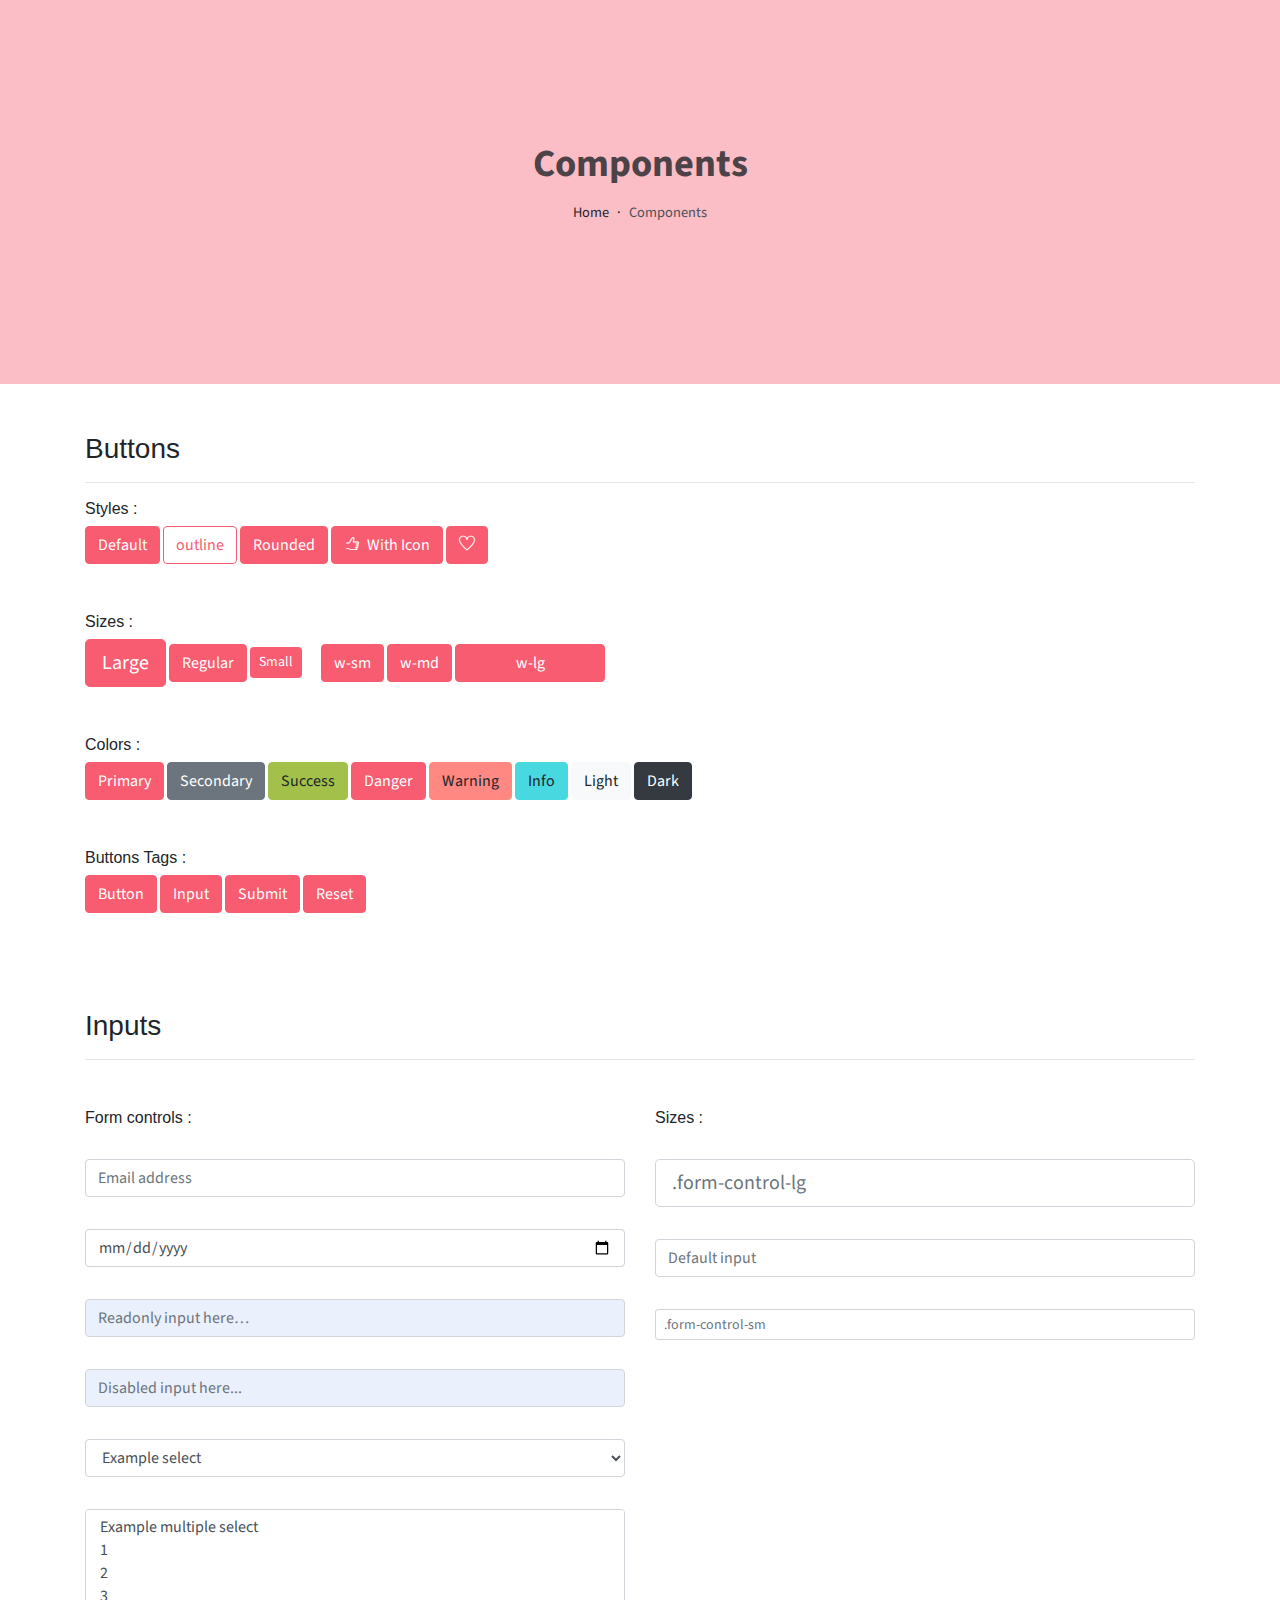
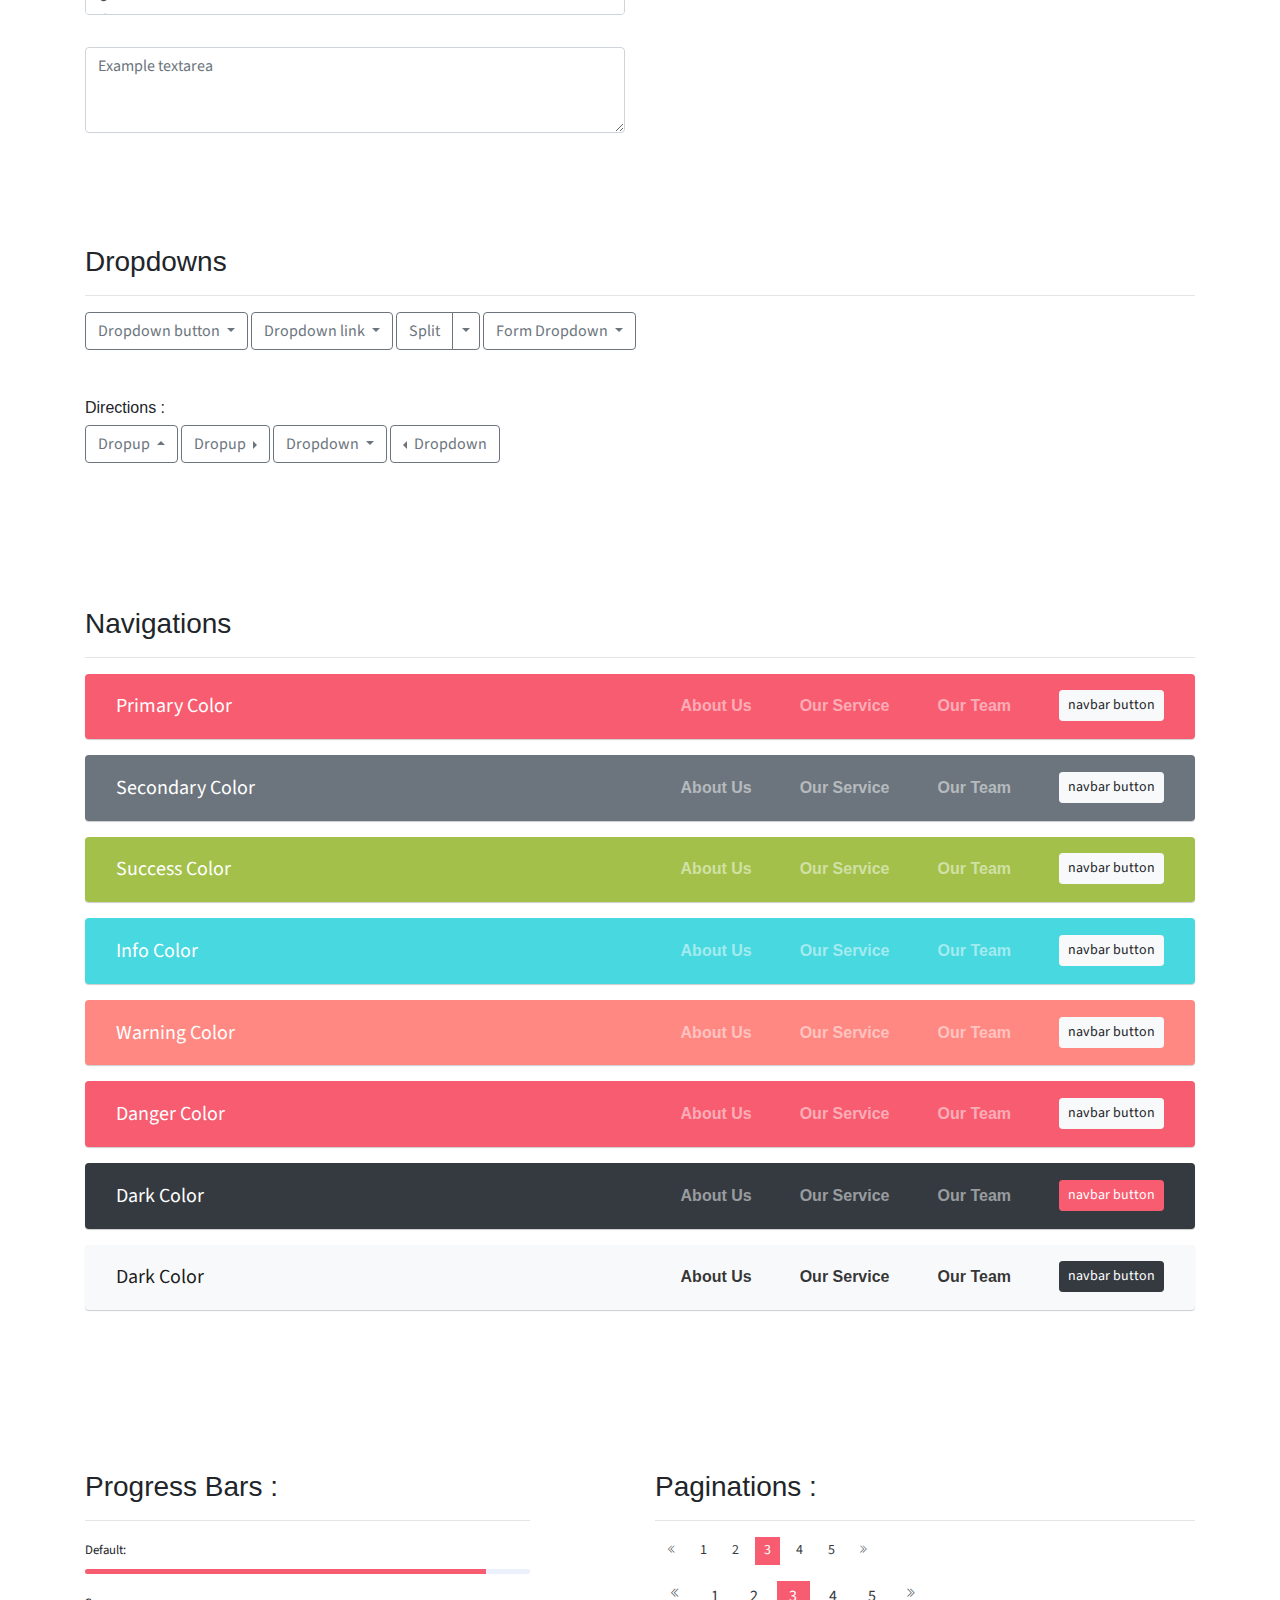
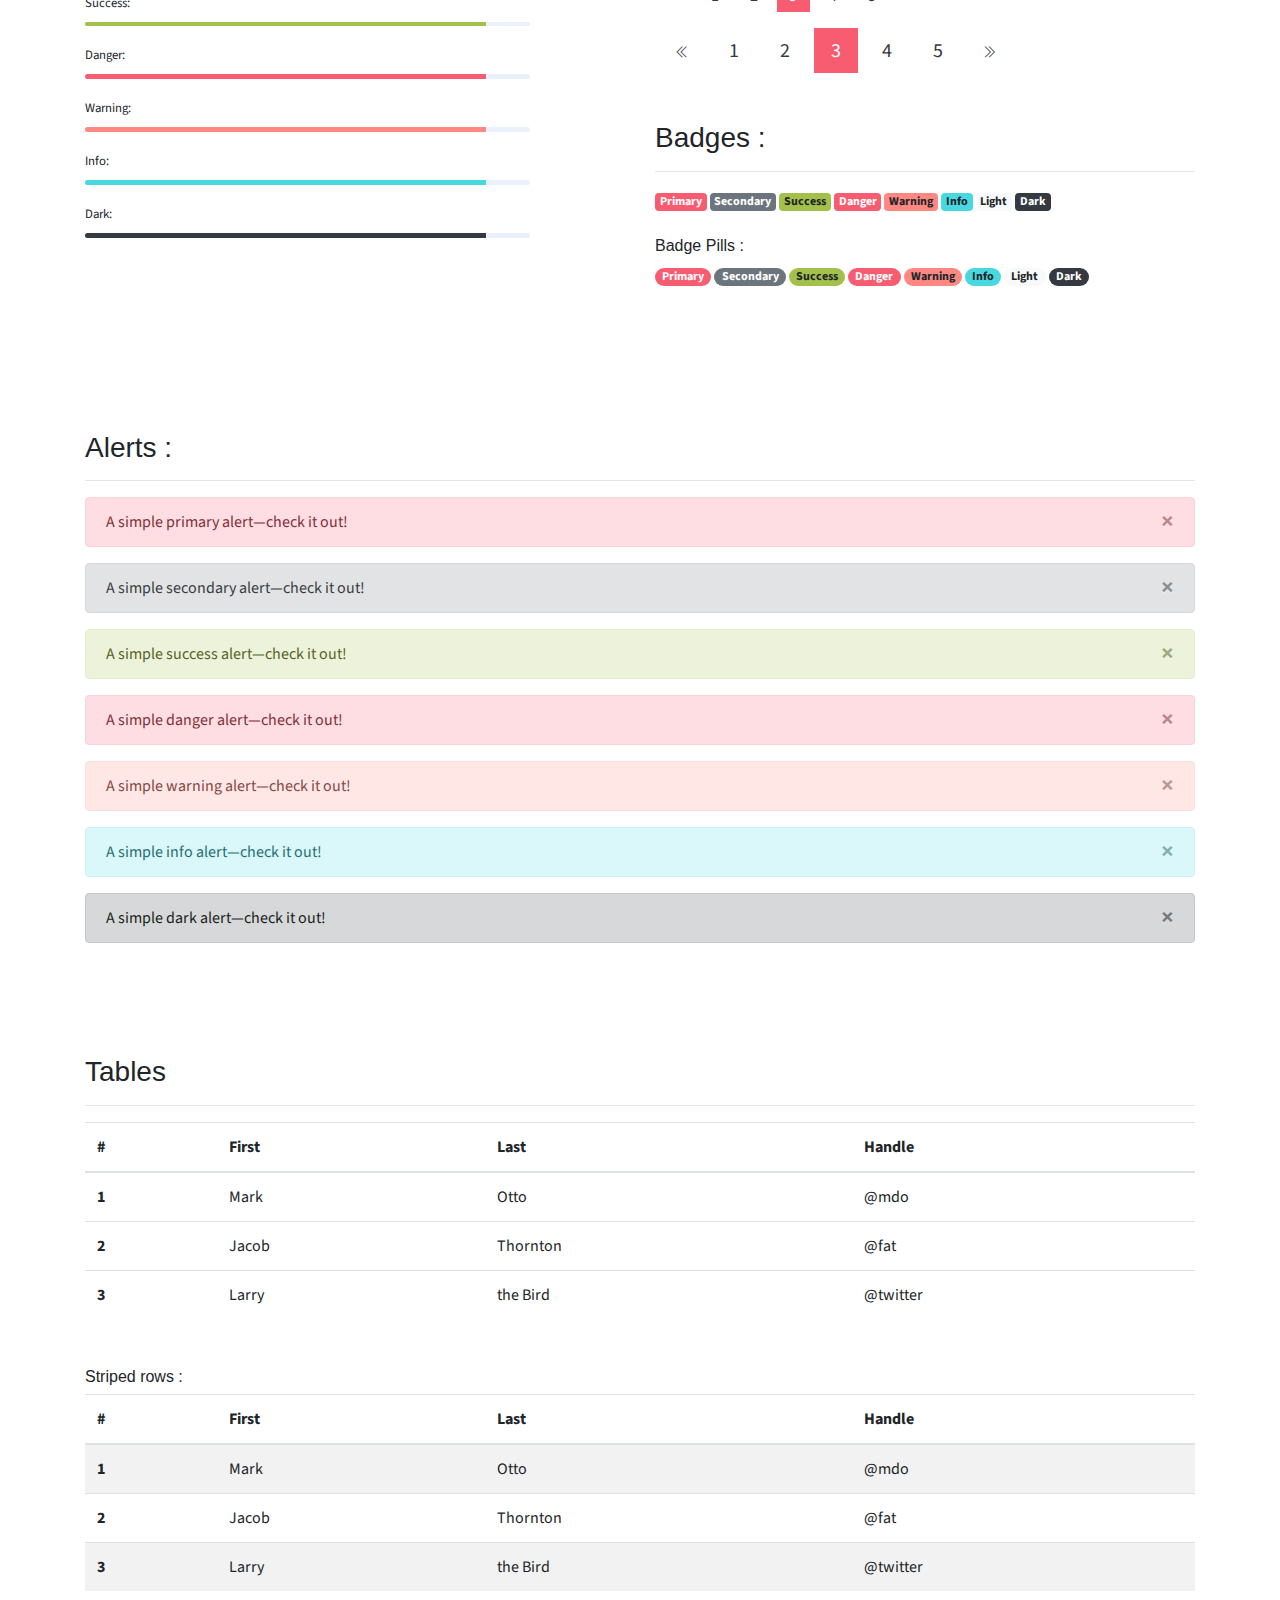
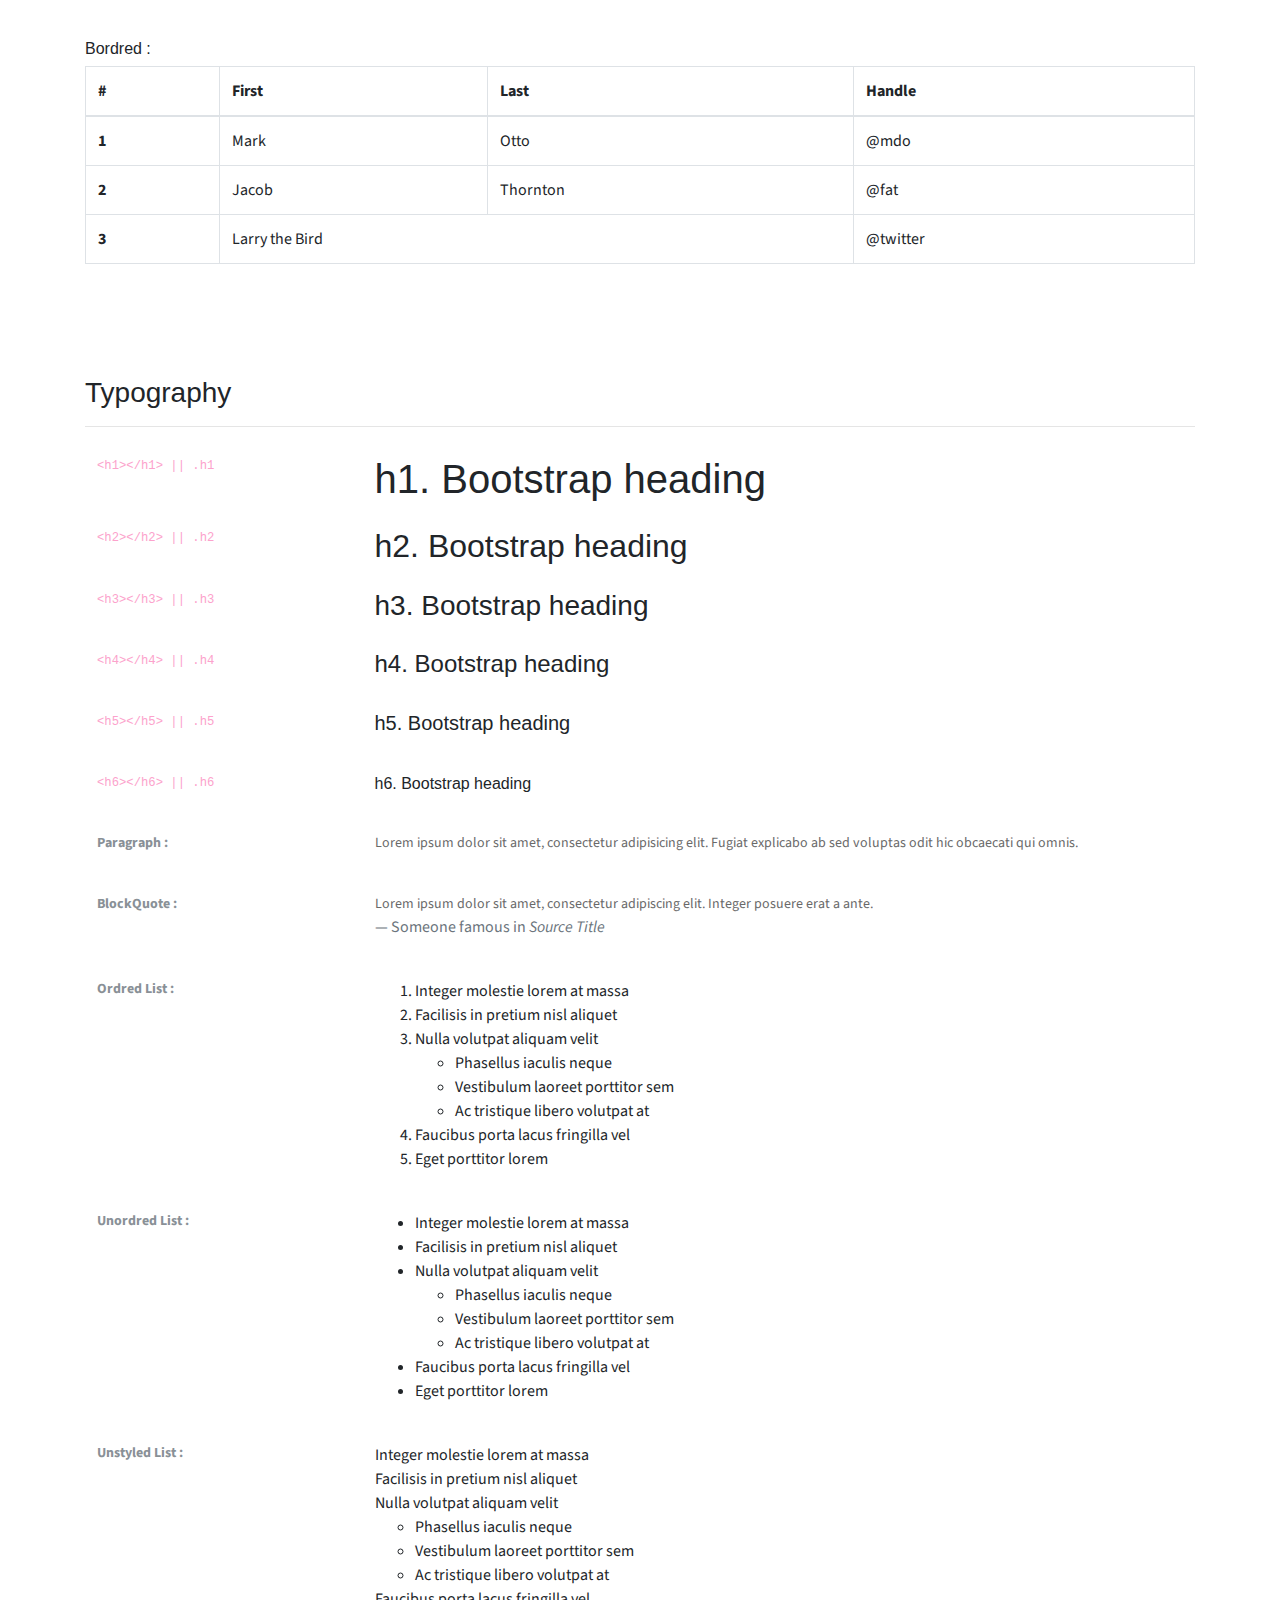
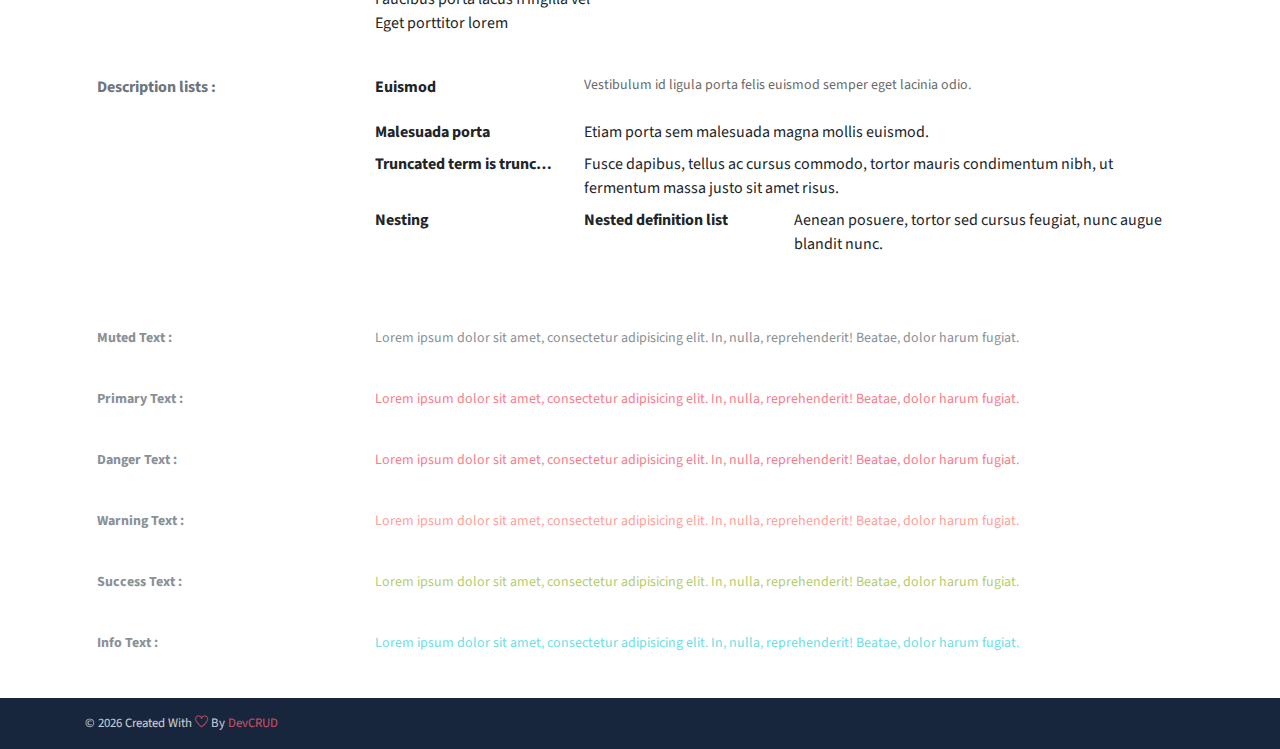
<file: components.html>
<!DOCTYPE html>
<html lang="en">
<head>
   <meta charset="utf-8">
   <meta name="viewport" content="width=device-width, initial-scale=1, shrink-to-fit=no">
   <meta name="description" content="Start your development with JohnDoe landing page.">
   <meta name="author" content="Devcrud">
   <title>JohnDoe Landing page | Components</title>
   <link rel="icon" href="assets/imgs/favicon.png" type="image/png">
   <!-- font icons -->
   <link rel="stylesheet" href="assets/vendors/themify-icons/css/themify-icons.css">
   <!-- Bootstrap + Steller  -->
   <link rel="stylesheet" href="assets/css/johndoe.css">
</head>
<body>

   <!-- Page Header -->
   <header class="header header-mini"> 
      <div class="header-title">Components</div> 
      <nav aria-label="breadcrumb">
         <ol class="breadcrumb">
            <li class="breadcrumb-item"><a href="/">Home</a></li>
            <li class="breadcrumb-item active" aria-current="page">Components</li>
         </ol>
      </nav>
   </header> <!-- End Of Page Header -->

   <!-- main content -->
   <div class="container">

      <!-- Buttons -->
      <h3 class="mt-5">Buttons</h3>
      <hr>
      <h6 class="section-secondary-title">Styles :</h6>
      <button class="btn btn-primary">Default</button>
      <button class="btn btn-outline-primary">outline</button>
      <button class="btn btn-primary rounded">Rounded</button>
      <button class="btn btn-primary rounded"><i class="ti-thumb-up pr-1"></i> With Icon</button>
      <button class="btn btn-primary circle"><i class="ti-heart"></i></button>

      <h6 class="section-secondary-title mt-5">Sizes :</h6>
      <button class="btn btn-primary btn-lg">Large</button>
      <button class="btn btn-primary ">Regular</button>
      <button class="btn btn-primary btn-sm">Small</button>
      <button class="btn btn-primary w-sm ml-3">w-sm</button>
      <button class="btn btn-primary w-md">w-md</button>
      <button class="btn btn-primary w-lg">w-lg</button>

      <h6 class="section-secondary-title mt-5">Colors :</h6>          
      <button type="button" class="btn btn-primary">Primary</button>
      <button type="button" class="btn btn-secondary">Secondary</button>
      <button type="button" class="btn btn-success">Success</button>
      <button type="button" class="btn btn-danger">Danger</button>
      <button type="button" class="btn btn-warning">Warning</button>
      <button type="button" class="btn btn-info">Info</button>
      <button type="button" class="btn btn-light">Light</button>
      <button type="button" class="btn btn-dark">Dark</button>

      <h6 class="section-secondary-title mt-5">Buttons Tags :</h6>
      <button class="btn btn-primary" type="submit">Button</button>
      <input class="btn btn-primary" type="button" value="Input">
      <input class="btn btn-primary" type="submit">
      <input class="btn btn-primary" type="reset" value="Reset">
      
      <!-- devider -->
      <div class="py-5"></div>

      <!-- Inputs -->
      <h3>Inputs</h3>
      <hr>
      <div class="row mt-5">
         <div class="col-md-6">
            <h6 class="section-secondary-title">Form controls :</h6>        
            <div class="form-group">
               <input type="email" class="form-control" id="exampleFormControlInput1" placeholder="Email address">
            </div>
            <div class="form-group">
               <input type="date" class="form-control" id="exampleFormControlInput1" placeholder="Date">
            </div>
            <div class="form-group">
               <input class="form-control" type="text" placeholder="Readonly input here…" readonly>
            </div>
            <div class="form-group">
               <input class="form-control" id="disabledInput" type="text" placeholder="Disabled input here..." disabled>
            </div>
            <div class="form-group">
               <select class="form-control" id="exampleFormControlSelect1">
                  <option>Example select</option>
                  <option>1</option>
                  <option>2</option>
                  <option>3</option>
                  <option>4</option>
                  <option>5</option>
               </select>
            </div>
            <div class="form-group">
               <select multiple class="form-control" id="exampleFormControlSelect2">
                  <option>Example multiple select</option>
                  <option>1</option>
                  <option>2</option>
                  <option>3</option>
                  <option>4</option>
                  <option>5</option>
               </select>
            </div>
            <div class="form-group">
               <textarea class="form-control" id="exampleFormControlTextarea1" rows="3" placeholder="Example textarea"></textarea>
            </div>
         </div>
         <div class="col-md-6">
            <h6 class="section-secondary-title">Sizes :</h6>    
            <div class="form-group">
               <input class="form-control form-control-lg" type="text" placeholder=".form-control-lg">             
            </div>
            <div class="form-group">
               <input class="form-control" type="text" placeholder="Default input">
            </div>
            <div class="form-group">
               <input class="form-control form-control-sm" type="text" placeholder=".form-control-sm"> 
            </div>
         </div>
      </div> <!-- end of inputs -->   

      <!-- devider -->
      <div class="py-5"></div>             

      <!-- Dropdowns -->
      <h3 class="components-section-title font-weight-normal">Dropdowns</h3>
      <hr>
      <div class="dropdown d-inline-block">
         <button class="btn btn-outline-secondary dropdown-toggle" type="button" id="dropdownMenuButton" data-toggle="dropdown" aria-haspopup="true" aria-expanded="false">
         Dropdown button
         </button>
         <div class="dropdown-menu" aria-labelledby="dropdownMenuButton">
         <a class="dropdown-item" href="#">Action</a>
         <a class="dropdown-item" href="#">Another action</a>
         <a class="dropdown-item" href="#">Something else here</a>
         </div>
      </div>
      <div class="dropdown d-inline-block">
         <a class="btn btn-outline-secondary dropdown-toggle" href="#" role="button" id="dropdownMenuLink" data-toggle="dropdown" aria-haspopup="true" aria-expanded="false">
            Dropdown link
         </a>
         <div class="dropdown-menu" aria-labelledby="dropdownMenuLink">
            <a class="dropdown-item" href="#">Action</a>
            <a class="dropdown-item" href="#">Another action</a>
            <a class="dropdown-item" href="#">Something else here</a>
         </div>
      </div>
      <div class="btn-group">
         <button type="button" class="btn btn-outline-secondary">Split</button>
         <button type="button" class="btn btn-outline-secondary dropdown-toggle dropdown-toggle-split" data-toggle="dropdown" aria-haspopup="true" aria-expanded="false">
         <span class="sr-only">Toggle Dropdown</span>
         </button>
         <div class="dropdown-menu">
            <a class="dropdown-item" href="#">Action</a>
            <a class="dropdown-item" href="#">Another action</a>
            <a class="dropdown-item" href="#">Something else here</a>
            <div class="dropdown-divider"></div>
            <a class="dropdown-item" href="#">Separated link</a>
         </div>
      </div>
      <div class="btn-group">
         <button class="btn btn-outline-secondary dropdown-toggle" type="button" id="dropdownMenuButton" data-toggle="dropdown" aria-haspopup="true" aria-expanded="false">
            Form Dropdown
         </button>
         <div class="dropdown-menu form">
            <form class="px-4 py-3">
               <div class="form-group">
                  <input type="email" class="form-control" id="exampleDropdownFormEmail1" placeholder="email@example.com">
               </div>
               <div class="form-group">
                  <input type="password" class="form-control" id="exampleDropdownFormPassword1" placeholder="Password">
               </div>
               <div class="form-check mb-3">
                  <input type="checkbox" class="form-check-input" id="dropdownCheck">
                  <label class="form-check-label" for="dropdownCheck">
                     Remember me
                  </label>
               </div>
               <button type="submit" class="btn btn-primary btn-block">Sign in</button>
            </form>
            <div class="dropdown-divider"></div>
            <a class="dropdown-item" href="#"><small>New around here? Sign up</small></a>
            <a class="dropdown-item" href="#"><small>Forgot password?</small></a>
         </div>
      </div>       
      <h6 class="section-secondary-title mt-5">Directions :</h6>  
      <div class="btn-group dropup">
         <button type="button" class="btn btn-outline-secondary dropdown-toggle" data-toggle="dropdown" aria-haspopup="true" aria-expanded="false">
            Dropup
         </button>
         <div class="dropdown-menu">
            <a class="dropdown-item" href="#">Action</a>
            <a class="dropdown-item" href="#">Another action</a>
            <a class="dropdown-item" href="#">Something else here</a>
            <div class="dropdown-divider"></div>
            <a class="dropdown-item" href="#">Separated link</a>
         </div>
      </div>
      <div class="btn-group dropright">
         <button type="button" class="btn btn-outline-secondary dropdown-toggle" data-toggle="dropdown" aria-haspopup="true" aria-expanded="false">
            Dropup
         </button>
         <div class="dropdown-menu">
            <a class="dropdown-item" href="#">Action</a>
            <a class="dropdown-item" href="#">Another action</a>
            <a class="dropdown-item" href="#">Something else here</a>
            <div class="dropdown-divider"></div>
            <a class="dropdown-item" href="#">Separated link</a>
         </div>
      </div>
      <div class="btn-group">
         <button type="button" class="btn btn-outline-secondary dropdown-toggle" data-toggle="dropdown" aria-haspopup="true" aria-expanded="false">
            Dropdown
         </button>
         <div class="dropdown-menu">
            <a class="dropdown-item" href="#">Action</a>
            <a class="dropdown-item" href="#">Another action</a>
            <a class="dropdown-item" href="#">Something else here</a>
            <div class="dropdown-divider"></div>
            <a class="dropdown-item" href="#">Separated link</a>
         </div>
      </div>
      <div class="btn-group dropleft">
         <button type="button" class="btn btn-outline-secondary dropdown-toggle" data-toggle="dropdown" aria-haspopup="true" aria-expanded="false">
            Dropdown
         </button>
         <div class="dropdown-menu">
            <a class="dropdown-item" href="#">Action</a>
            <a class="dropdown-item" href="#">Another action</a>
            <a class="dropdown-item" href="#">Something else here</a>
            <div class="dropdown-divider"></div>
            <a class="dropdown-item" href="#">Separated link</a>
         </div>
      </div> <!-- end of Dropdowns -->  

      <!-- devider -->
      <div class="py-5"></div>   

      <!-- navbars -->
      <h3 class="components-section-title font-weight-normal mt-5">Navigations</h3>
      <hr>
      <nav class="navbar navbar-expand-sm navbar-dark bg-primary rounded shadow mb-3">
         <div class="container">
            <a class="navbar-brand" href="#">Primary Color</a>
            <button class="navbar-toggler ml-auto" type="button" data-toggle="collapse" data-target="#navbarSupportedContent" aria-controls="navbarSupportedContent" aria-expanded="false" aria-label="Toggle navigation">
            <span class="navbar-toggler-icon"></span>
            </button>
            <div class="collapse navbar-collapse" id="navbarSupportedContent">
               <ul class="navbar-nav ml-auto"> 
                  <li class="nav-item">
                     <a class="nav-link" href="#about">About Us</a>
                  </li>
                  <li class="nav-item">
                     <a class="nav-link" href="#service">Our Service</a>
                  </li>
                  <li class="nav-item">
                     <a class="nav-link" href="#team">Our Team</a>
                  </li>
                  <li class="nav-item">
                     <a href="#book-table" class="ml-4 mt-1 btn btn-light btn-sm">navbar button</a>
                  </li>
               </ul>                       
            </div>
         </div>
      </nav>
      <nav class="navbar navbar-expand-sm navbar-dark bg-secondary rounded shadow mb-3">
         <div class="container">
            <a class="navbar-brand" href="#">Secondary Color</a>
            <button class="navbar-toggler ml-auto" type="button" data-toggle="collapse" data-target="#navbarSupportedContent" aria-controls="navbarSupportedContent" aria-expanded="false" aria-label="Toggle navigation">
            <span class="navbar-toggler-icon"></span>
            </button>
            <div class="collapse navbar-collapse" id="navbarSupportedContent">
               <ul class="navbar-nav ml-auto"> 
                  <li class="nav-item">
                     <a class="nav-link" href="#about">About Us</a>
                  </li>
                  <li class="nav-item">
                     <a class="nav-link" href="#service">Our Service</a>
                  </li>
                  <li class="nav-item">
                     <a class="nav-link" href="#team">Our Team</a>
                  </li>
                  <li class="nav-item">
                     <a href="#book-table" class="ml-4 mt-1 btn btn-light btn-sm">navbar button</a>
                  </li>
               </ul>                       
            </div>
         </div>
      </nav>
      <nav class="navbar navbar-expand-sm navbar-dark bg-success rounded shadow mb-3">
         <div class="container">
            <a class="navbar-brand" href="#">Success Color</a>
            <button class="navbar-toggler ml-auto" type="button" data-toggle="collapse" data-target="#navbarSupportedContent" aria-controls="navbarSupportedContent" aria-expanded="false" aria-label="Toggle navigation">
            <span class="navbar-toggler-icon"></span>
            </button>
            <div class="collapse navbar-collapse" id="navbarSupportedContent">
               <ul class="navbar-nav ml-auto"> 
                  <li class="nav-item">
                     <a class="nav-link" href="#about">About Us</a>
                  </li>
                  <li class="nav-item">
                     <a class="nav-link" href="#service">Our Service</a>
                  </li>
                  <li class="nav-item">
                     <a class="nav-link" href="#team">Our Team</a>
                  </li>
                  <li class="nav-item">
                     <a href="#book-table" class="ml-4 mt-1 btn btn-light btn-sm">navbar button</a>
                  </li>
               </ul>                       
            </div>
         </div>
      </nav>
      <nav class="navbar navbar-expand-sm navbar-dark bg-info rounded shadow mb-3">
         <div class="container">
            <a class="navbar-brand" href="#">Info Color</a>
            <button class="navbar-toggler ml-auto" type="button" data-toggle="collapse" data-target="#navbarSupportedContent" aria-controls="navbarSupportedContent" aria-expanded="false" aria-label="Toggle navigation">
            <span class="navbar-toggler-icon"></span>
            </button>
            <div class="collapse navbar-collapse" id="navbarSupportedContent">
               <ul class="navbar-nav ml-auto"> 
                  <li class="nav-item">
                     <a class="nav-link" href="#about">About Us</a>
                  </li>
                  <li class="nav-item">
                     <a class="nav-link" href="#service">Our Service</a>
                  </li>
                  <li class="nav-item">
                     <a class="nav-link" href="#team">Our Team</a>
                  </li>
                  <li class="nav-item">
                     <a href="#book-table" class="ml-4 mt-1 btn btn-light btn-sm">navbar button</a>
                  </li>
               </ul>                       
            </div>
         </div>
      </nav>
      <nav class="navbar navbar-expand-sm navbar-dark bg-warning rounded shadow mb-3">
         <div class="container">
            <a class="navbar-brand" href="#">Warning Color</a>
            <button class="navbar-toggler ml-auto" type="button" data-toggle="collapse" data-target="#navbarSupportedContent" aria-controls="navbarSupportedContent" aria-expanded="false" aria-label="Toggle navigation">
            <span class="navbar-toggler-icon"></span>
            </button>
            <div class="collapse navbar-collapse" id="navbarSupportedContent">
               <ul class="navbar-nav ml-auto"> 
                  <li class="nav-item">
                     <a class="nav-link" href="#about">About Us</a>
                  </li>
                  <li class="nav-item">
                     <a class="nav-link" href="#service">Our Service</a>
                  </li>
                  <li class="nav-item">
                     <a class="nav-link" href="#team">Our Team</a>
                  </li>
                  <li class="nav-item">
                     <a href="#book-table" class="ml-4 mt-1 btn btn-light btn-sm">navbar button</a>
                  </li>
               </ul>                       
            </div>
         </div>
      </nav>
      <nav class="navbar navbar-expand-sm navbar-dark bg-danger rounded shadow mb-3">
         <div class="container">
            <a class="navbar-brand" href="#">Danger Color</a>
            <button class="navbar-toggler ml-auto" type="button" data-toggle="collapse" data-target="#navbarSupportedContent" aria-controls="navbarSupportedContent" aria-expanded="false" aria-label="Toggle navigation">
            <span class="navbar-toggler-icon"></span>
            </button>
            <div class="collapse navbar-collapse" id="navbarSupportedContent">
               <ul class="navbar-nav ml-auto"> 
                  <li class="nav-item">
                     <a class="nav-link" href="#about">About Us</a>
                  </li>
                  <li class="nav-item">
                     <a class="nav-link" href="#service">Our Service</a>
                  </li>
                  <li class="nav-item">
                     <a class="nav-link" href="#team">Our Team</a>
                  </li>
                  <li class="nav-item">
                     <a href="#book-table" class="ml-4 mt-1 btn btn-light btn-sm">navbar button</a>
                  </li>
               </ul>                       
            </div>
         </div>
      </nav>
      <nav class="navbar navbar-expand-sm navbar-dark bg-dark rounded shadow mb-3">
         <div class="container">
            <a class="navbar-brand" href="#">Dark Color</a>
            <button class="navbar-toggler ml-auto" type="button" data-toggle="collapse" data-target="#navbarSupportedContent" aria-controls="navbarSupportedContent" aria-expanded="false" aria-label="Toggle navigation">
            <span class="navbar-toggler-icon"></span>
            </button>
            <div class="collapse navbar-collapse" id="navbarSupportedContent">
               <ul class="navbar-nav ml-auto"> 
                  <li class="nav-item">
                     <a class="nav-link" href="#about">About Us</a>
                  </li>
                  <li class="nav-item">
                     <a class="nav-link" href="#service">Our Service</a>
                  </li>
                  <li class="nav-item">
                     <a class="nav-link" href="#team">Our Team</a>
                  </li>
                  <li class="nav-item">
                     <a href="#book-table" class="ml-4 mt-1 btn btn-primary btn-sm">navbar button</a>
                  </li>
               </ul>                       
            </div>
         </div>
      </nav>
      <nav class="navbar navbar-expand-sm navbar-light bg-light rounded shadow mb-3">
         <div class="container">
            <a class="navbar-brand" href="#">Dark Color</a>
            <button class="navbar-toggler ml-auto" type="button" data-toggle="collapse" data-target="#navbarSupportedContent" aria-controls="navbarSupportedContent" aria-expanded="false" aria-label="Toggle navigation">
            <span class="navbar-toggler-icon"></span>
            </button>
            <div class="collapse navbar-collapse" id="navbarSupportedContent">
               <ul class="navbar-nav ml-auto"> 
                  <li class="nav-item">
                     <a class="nav-link" href="#about">About Us</a>
                  </li>
                  <li class="nav-item">
                     <a class="nav-link" href="#service">Our Service</a>
                  </li>
                  <li class="nav-item">
                     <a class="nav-link" href="#team">Our Team</a>
                  </li>
                  <li class="nav-item">
                     <a href="#book-table" class="ml-4 mt-1 btn btn-dark btn-sm">navbar button</a>
                  </li>
               </ul>                       
            </div>
         </div>
      </nav>
      <!-- End of navbars -->

      <!-- devider -->
      <div class="py-5"></div>   
      
      <!-- progress bars -->
      <div class="row justify-content-between">
         <div class="col-md-5">
            <h3 class="components-section-title font-weight-normal mt-5">Progress Bars :</h3>
            <hr>
            <small>Default: </small>
            <div class="progress mt-2 mb-3">
               <div class="progress-bar" role="progressbar" style="width: 90%" aria-valuenow="25" aria-valuemin="0" aria-valuemax="100"></div>
            </div>
            <small>Success:</small>
            <div class="progress mt-2 mb-3">
               <div class="progress-bar bg-success" role="progressbar" style="width: 90%" aria-valuenow="25" aria-valuemin="0" aria-valuemax="100"></div>
            </div>
            <small>Danger:</small>
            <div class="progress mt-2 mb-3">
               <div class="progress-bar bg-danger" role="progressbar" style="width: 90%" aria-valuenow="25" aria-valuemin="0" aria-valuemax="100"></div>
            </div>
            <small>Warning:</small>
            <div class="progress mt-2 mb-3">
               <div class="progress-bar bg-warning" role="progressbar" style="width: 90%" aria-valuenow="25" aria-valuemin="0" aria-valuemax="100"></div>
            </div>
            <small>Info:</small>
            <div class="progress mt-2 mb-3">
               <div class="progress-bar bg-info" role="progressbar" style="width: 90%" aria-valuenow="25" aria-valuemin="0" aria-valuemax="100"></div>
            </div>
            <small>Dark:</small>
            <div class="progress mt-2 mb-3">
               <div class="progress-bar bg-dark" role="progressbar" style="width: 90%" aria-valuenow="25" aria-valuemin="0" aria-valuemax="100"></div>
            </div>
         </div>
         <div class="col-md-6">
            <h3 class="components-section-title font-weight-normal mt-5">Paginations :</h3>
            <hr>
            <nav aria-label="Page navigation example">
               <ul class="pagination pagination-sm">
                  <li class="page-item"><a class="page-link" href="#"><i class="ti-angle-double-left"></i></a></li>
                  <li class="page-item"><a class="page-link" href="#">1</a></li>
                  <li class="page-item"><a class="page-link" href="#">2</a></li>
                  <li class="page-item active"><a class="page-link" href="#">3</a></li>
                  <li class="page-item"><a class="page-link" href="#">4</a></li>
                  <li class="page-item"><a class="page-link" href="#">5</a></li>
                  <li class="page-item"><a class="page-link" href="#"><i class="ti-angle-double-right"></i></a></li>
               </ul>
            </nav>
            <nav aria-label="Page navigation example">
               <ul class="pagination">
               <li class="page-item"><a class="page-link" href="#"><i class="ti-angle-double-left"></i></a></li>
                  <li class="page-item"><a class="page-link" href="#">1</a></li>
                  <li class="page-item"><a class="page-link" href="#">2</a></li>
                  <li class="page-item active"><a class="page-link" href="#">3</a></li>
                  <li class="page-item"><a class="page-link" href="#">4</a></li>
                  <li class="page-item"><a class="page-link" href="#">5</a></li>
                  <li class="page-item"><a class="page-link" href="#"><i class="ti-angle-double-right"></i></a></li>
               </ul>
            </nav>
            <nav aria-label="Page navigation example">
               <ul class="pagination pagination-lg">
                  <li class="page-item"><a class="page-link" href="#"><i class="ti-angle-double-left"></i></a></li>
                  <li class="page-item"><a class="page-link" href="#">1</a></li>
                  <li class="page-item"><a class="page-link" href="#">2</a></li>
                  <li class="page-item active"><a class="page-link" href="#">3</a></li>
                  <li class="page-item"><a class="page-link" href="#">4</a></li>
                  <li class="page-item"><a class="page-link" href="#">5</a></li>
                  <li class="page-item"><a class="page-link" href="#"><i class="ti-angle-double-right"></i></a></li>
               </ul>
            </nav>

            <!-- Badges -->
            <h3 class="components-section-title font-weight-normal mt-5">Badges :</h3>
            <hr>
            <span class="badge badge-primary">Primary</span>
            <span class="badge badge-secondary">Secondary</span>
            <span class="badge badge-success">Success</span>
            <span class="badge badge-danger">Danger</span>
            <span class="badge badge-warning">Warning</span>
            <span class="badge badge-info">Info</span>
            <span class="badge badge-light">Light</span>
            <span class="badge badge-dark">Dark</span>
            <h6 class="section-secondary-title mt-4 mb-2">Badge Pills :</h6>
            <span class="badge badge-pill badge-primary">Primary</span>
            <span class="badge badge-pill badge-secondary">Secondary</span>
            <span class="badge badge-pill badge-success">Success</span>
            <span class="badge badge-pill badge-danger">Danger</span>
            <span class="badge badge-pill badge-warning">Warning</span>
            <span class="badge badge-pill badge-info">Info</span>
            <span class="badge badge-pill badge-light">Light</span>
            <span class="badge badge-pill badge-dark">Dark</span>
         </div>
      </div> <!-- End of Progress bars -->

      <!-- devider -->
      <div class="py-5"></div>  

      <!-- Alerts -->
      <h3 class="components-section-title font-weight-normal mt-5">Alerts :</h3>
      <hr>
      <div class="alert alert-primary alert-dismissible fade show" role="alert">
         A simple primary alert—check it out!
         <button type="button" class="close" data-dismiss="alert" aria-label="Close">
            <span aria-hidden="true">&times;</span>
         </button>
      </div>
      <div class="alert alert-secondary alert-dismissible fade show" role="alert">
         A simple secondary alert—check it out!
         <button type="button" class="close" data-dismiss="alert" aria-label="Close">
            <span aria-hidden="true">&times;</span>
         </button>
      </div>
      <div class="alert alert-success alert-dismissible fade show" role="alert">
         A simple success alert—check it out!
         <button type="button" class="close" data-dismiss="alert" aria-label="Close">
            <span aria-hidden="true">&times;</span>
         </button>
      </div>
      <div class="alert alert-danger alert-dismissible fade show" role="alert">
         A simple danger alert—check it out!
         <button type="button" class="close" data-dismiss="alert" aria-label="Close">
            <span aria-hidden="true">&times;</span>
         </button>
      </div>
      <div class="alert alert-warning alert-dismissible fade show" role="alert">
         A simple warning alert—check it out!
         <button type="button" class="close" data-dismiss="alert" aria-label="Close">
            <span aria-hidden="true">&times;</span>
         </button>
      </div>
      <div class="alert alert-info alert-dismissible fade show" role="alert">
         A simple info alert—check it out!
         <button type="button" class="close" data-dismiss="alert" aria-label="Close">
            <span aria-hidden="true">&times;</span>
         </button>
      </div>
      <div class="alert alert-dark alert-dismissible fade show" role="alert">
         A simple dark alert—check it out!
         <button type="button" class="close" data-dismiss="alert" aria-label="Close">
            <span aria-hidden="true">&times;</span>
         </button>
      </div>
      <!-- end of alerts -->

      <!-- devider -->
      <div class="py-5"></div> 
   
      <!-- tables -->
      <h3 class="components-section-title">Tables</h3>
      <hr>
      <table class="table">
         <thead>
            <tr>
               <th scope="col">#</th>
               <th scope="col">First</th>
               <th scope="col">Last</th>
               <th scope="col">Handle</th>
            </tr>
         </thead>
         <tbody>
            <tr>
               <th scope="row">1</th>
               <td>Mark</td>
               <td>Otto</td>
               <td>@mdo</td>
            </tr>
            <tr>
               <th scope="row">2</th>
               <td>Jacob</td>
               <td>Thornton</td>
               <td>@fat</td>
            </tr>
            <tr>
               <th scope="row">3</th>
               <td>Larry</td>
               <td>the Bird</td>
               <td>@twitter</td>
            </tr>
         </tbody>
      </table>

      <h6 class="section-secondary-title mt-5">Striped rows :</h6>
      <table class="table table-striped">
         <thead>
            <tr>
               <th scope="col">#</th>
               <th scope="col">First</th>
               <th scope="col">Last</th>
               <th scope="col">Handle</th>
            </tr>
         </thead>
         <tbody>
            <tr>
               <th scope="row">1</th>
               <td>Mark</td>
               <td>Otto</td>
               <td>@mdo</td>
            </tr>
            <tr>
               <th scope="row">2</th>
               <td>Jacob</td>
               <td>Thornton</td>
               <td>@fat</td>
            </tr>
            <tr>
               <th scope="row">3</th>
               <td>Larry</td>
               <td>the Bird</td>
               <td>@twitter</td>
            </tr>
         </tbody>
      </table>

      <h6 class="section-secondary-title mt-5">Bordred :</h6>
      <table class="table table-bordered">
         <thead>
            <tr>
               <th scope="col">#</th>
               <th scope="col">First</th>
               <th scope="col">Last</th>
               <th scope="col">Handle</th>
            </tr>
         </thead>
         <tbody>
            <tr>
               <th scope="row">1</th>
               <td>Mark</td>
               <td>Otto</td>
               <td>@mdo</td>
            </tr>
            <tr>
               <th scope="row">2</th>
               <td>Jacob</td>
               <td>Thornton</td>
               <td>@fat</td>
            </tr>
            <tr>
               <th scope="row">3</th>
               <td colspan="2">Larry the Bird</td>
               <td>@twitter</td>
            </tr>
         </tbody>
      </table>
      <!-- end of tables -->

      <!-- devider -->
      <div class="py-5"></div> 

      <!-- typography -->
      <h3 class="components-section-title">Typography</h3>
      <hr>
     
      <table class="table table-borderless v-align-center">
         <tbody>
            <tr>
               <td>
                  <p><code class="highlighter-rouge">&lt;h1&gt;&lt;/h1&gt; || .h1</code></p>
               </td>
               <td class="w-75"><span class="h1">h1. Bootstrap heading</span></td>
            </tr>
            <tr>
               <td>
                  <p><code class="highlighter-rouge">&lt;h2&gt;&lt;/h2&gt; || .h2</code></p>
               </td>
               <td><span class="h2">h2. Bootstrap heading</span></td>
            </tr>
            <tr>
               <td>
                  <p><code class="highlighter-rouge">&lt;h3&gt;&lt;/h3&gt; || .h3</code></p>
               </td>
               <td><span class="h3">h3. Bootstrap heading</span></td>
            </tr>
            <tr>
               <td>
                  <p><code class="highlighter-rouge">&lt;h4&gt;&lt;/h4&gt; || .h4</code></p>
               </td>
               <td><span class="h4">h4. Bootstrap heading</span></td>
            </tr>
            <tr>
               <td>
                  <p><code class="highlighter-rouge">&lt;h5&gt;&lt;/h5&gt; || .h5</code></p>
               </td>
               <td><span class="h5">h5. Bootstrap heading</span></td>
            </tr>
            <tr>
               <td>
                  <p><code class="highlighter-rouge">&lt;h6&gt;&lt;/h6&gt; || .h6</code></p>
               </td>
               <td><span class="h6">h6. Bootstrap heading</span></td>
            </tr>
            <tr>
               <td>
                  <p class="font-weight-bold text-muted">Paragraph :</p>
               </td>
               <td><p>Lorem ipsum dolor sit amet, consectetur adipisicing elit. Fugiat explicabo ab sed voluptas odit hic obcaecati qui omnis.</p></td>
            </tr>
            <tr>
               <td>
                  <p class="font-weight-bold text-muted">BlockQuote :</p>
               </td>
               <td>
                  <blockquote class="blockquote">
                     <p class="mb-0">Lorem ipsum dolor sit amet, consectetur adipiscing elit. Integer posuere erat a ante.</p>
                     <footer class="blockquote-footer">Someone famous in <cite title="Source Title">Source Title</cite></footer>
                  </blockquote>
               </td>
            </tr>

            
            <tr>
               <td><p class="font-weight-bold text-muted">Ordred List :</p></td>
               <td>
                  <ol>
                     <li>Integer molestie lorem at massa</li>
                     <li>Facilisis in pretium nisl aliquet</li>
                     <li>Nulla volutpat aliquam velit
                        <ul>
                           <li>Phasellus iaculis neque</li>
                           <li>Vestibulum laoreet porttitor sem</li>
                           <li>Ac tristique libero volutpat at</li>
                        </ul>
                     </li>
                     <li>Faucibus porta lacus fringilla vel</li>
                     <li>Eget porttitor lorem</li>
                  </ol>
               </td>
            </tr>
            <tr>
               <td><p class="font-weight-bold text-muted">Unordred List :</p></td>
               <td>
                  <ul >
                     <li>Integer molestie lorem at massa</li>
                     <li>Facilisis in pretium nisl aliquet</li>
                     <li>Nulla volutpat aliquam velit
                        <ul>
                           <li>Phasellus iaculis neque</li>
                           <li>Vestibulum laoreet porttitor sem</li>
                           <li>Ac tristique libero volutpat at</li>
                        </ul>
                     </li>
                     <li>Faucibus porta lacus fringilla vel</li>
                     <li>Eget porttitor lorem</li>
                  </ul>
               </td>
            </tr>
            <tr>
               <td><p class="font-weight-bold text-muted">Unstyled List :</p></td>
               <td>
                  <ul class="list-unstyled">
                     <li>Integer molestie lorem at massa</li>
                     <li>Facilisis in pretium nisl aliquet</li>
                     <li>Nulla volutpat aliquam velit
                        <ul>
                           <li>Phasellus iaculis neque</li>
                           <li>Vestibulum laoreet porttitor sem</li>
                           <li>Ac tristique libero volutpat at</li>
                        </ul>
                     </li>
                     <li>Faucibus porta lacus fringilla vel</li>
                     <li>Eget porttitor lorem</li>
                  </ul>
               </td>
            </tr>
            <tr>
               <td class="font-weight-bold text-muted">Description lists : </td>
               <td>
                  <dl class="row">
                     <dt class="col-sm-3">Euismod</dt>
                     <dd class="col-sm-9">
                        <p>Vestibulum id ligula porta felis euismod semper eget lacinia odio.</p>
                     </dd>

                     <dt class="col-sm-3">Malesuada porta</dt>
                     <dd class="col-sm-9">Etiam porta sem malesuada magna mollis euismod.</dd>

                     <dt class="col-sm-3 text-truncate">Truncated term is truncated</dt>
                     <dd class="col-sm-9">Fusce dapibus, tellus ac cursus commodo, tortor mauris condimentum nibh, ut fermentum massa justo sit amet risus.</dd>

                     <dt class="col-sm-3">Nesting</dt>
                     <dd class="col-sm-9">
                        <dl class="row">
                           <dt class="col-sm-4">Nested definition list</dt>
                           <dd class="col-sm-8">Aenean posuere, tortor sed cursus feugiat, nunc augue blandit nunc.</dd>
                        </dl>
                     </dd>
                  </dl>
               </td>
            </tr>
            <tr>
               <td>
                  <p class="font-weight-bold text-muted">Muted Text :</p>
               </td>
               <td>
                  <p class="text-muted">Lorem ipsum dolor sit amet, consectetur adipisicing elit. In, nulla, reprehenderit! Beatae, dolor harum fugiat.</p>
               </td>
            </tr>
            <tr>
               <td>
                  <p class="font-weight-bold text-muted">Primary Text :</p>
               </td>
               <td>
                  <p class="text-primary">Lorem ipsum dolor sit amet, consectetur adipisicing elit. In, nulla, reprehenderit! Beatae, dolor harum fugiat.</p>
               </td>
            </tr>
            <tr>
               <td>
                  <p class="font-weight-bold text-muted">Danger Text :</p>
               </td>
               <td>
                  <p class="text-danger">Lorem ipsum dolor sit amet, consectetur adipisicing elit. In, nulla, reprehenderit! Beatae, dolor harum fugiat.</p>
               </td>
            </tr>
            <tr>
               <td>
                  <p class="font-weight-bold text-muted">Warning Text :</p>
               </td>
               <td>
                  <p class="text-warning">Lorem ipsum dolor sit amet, consectetur adipisicing elit. In, nulla, reprehenderit! Beatae, dolor harum fugiat.</p>
               </td>
            </tr>
            <tr>
               <td>
                  <p class="font-weight-bold text-muted">Success Text :</p>
               </td>
               <td>
                  <p class="text-success">Lorem ipsum dolor sit amet, consectetur adipisicing elit. In, nulla, reprehenderit! Beatae, dolor harum fugiat.</p>
               </td>
            </tr>
            <tr>
               <td>
                  <p class="font-weight-bold text-muted">Info Text :</p>
               </td>
               <td>
                  <p class="text-info">Lorem ipsum dolor sit amet, consectetur adipisicing elit. In, nulla, reprehenderit! Beatae, dolor harum fugiat.</p>
               </td>
            </tr>
         </tbody>
      </table>
   </div>
   <!-- end of typography -->

   <!-- Page Footer -->
   <footer class="footer py-3">
        <div class="container">
            <p class="small mb-0 text-light">
                &copy; <script>document.write(new Date().getFullYear())</script> Created With <i class="ti-heart text-danger"></i> By <a href="http://devcrud.com" target="_blank"><span class="text-danger" title="Bootstrap 4 Themes and Dashboards">DevCRUD</span></a> 
            </p>
        </div>
    </footer>
   <!-- End of Page Footer -->  
   
   <!-- core  -->
   <script src="assets/vendors/jquery/jquery-3.4.1.js"></script>
   <script src="assets/vendors/bootstrap/bootstrap.bundle.js"></script>

</body>
</html>
</file>
<file: assets/vendors/themify-icons/css/themify-icons.css>
@font-face {
	font-family: 'themify';
	src:url("../fonts/themify.eot?-fvbane");
	src:url("../fonts/themify.eot?#iefix-fvbane") format("embedded-opentype"),
		url("../fonts/themify.woff?-fvbane") format("woff"),
		url("../fonts/themify.ttf?-fvbane") format("truetype"),
		url("../fonts/themify.svg?-fvbane#themify") format("svg");
	font-weight: normal;
	font-style: normal;
}

[class^="ti-"], [class*=" ti-"] {
	font-family: 'themify';
	speak: none;
	font-style: normal;
	font-weight: normal;
	font-variant: normal;
	text-transform: none;
	line-height: 1;

	/* Better Font Rendering =========== */
	-webkit-font-smoothing: antialiased;
	-moz-osx-font-smoothing: grayscale;
}

.ti-wand:before {
	content: "\e600";
}
.ti-volume:before {
	content: "\e601";
}
.ti-user:before {
	content: "\e602";
}
.ti-unlock:before {
	content: "\e603";
}
.ti-unlink:before {
	content: "\e604";
}
.ti-trash:before {
	content: "\e605";
}
.ti-thought:before {
	content: "\e606";
}
.ti-target:before {
	content: "\e607";
}
.ti-tag:before {
	content: "\e608";
}
.ti-tablet:before {
	content: "\e609";
}
.ti-star:before {
	content: "\e60a";
}
.ti-spray:before {
	content: "\e60b";
}
.ti-signal:before {
	content: "\e60c";
}
.ti-shopping-cart:before {
	content: "\e60d";
}
.ti-shopping-cart-full:before {
	content: "\e60e";
}
.ti-settings:before {
	content: "\e60f";
}
.ti-search:before {
	content: "\e610";
}
.ti-zoom-in:before {
	content: "\e611";
}
.ti-zoom-out:before {
	content: "\e612";
}
.ti-cut:before {
	content: "\e613";
}
.ti-ruler:before {
	content: "\e614";
}
.ti-ruler-pencil:before {
	content: "\e615";
}
.ti-ruler-alt:before {
	content: "\e616";
}
.ti-bookmark:before {
	content: "\e617";
}
.ti-bookmark-alt:before {
	content: "\e618";
}
.ti-reload:before {
	content: "\e619";
}
.ti-plus:before {
	content: "\e61a";
}
.ti-pin:before {
	content: "\e61b";
}
.ti-pencil:before {
	content: "\e61c";
}
.ti-pencil-alt:before {
	content: "\e61d";
}
.ti-paint-roller:before {
	content: "\e61e";
}
.ti-paint-bucket:before {
	content: "\e61f";
}
.ti-na:before {
	content: "\e620";
}
.ti-mobile:before {
	content: "\e621";
}
.ti-minus:before {
	content: "\e622";
}
.ti-medall:before {
	content: "\e623";
}
.ti-medall-alt:before {
	content: "\e624";
}
.ti-marker:before {
	content: "\e625";
}
.ti-marker-alt:before {
	content: "\e626";
}
.ti-arrow-up:before {
	content: "\e627";
}
.ti-arrow-right:before {
	content: "\e628";
}
.ti-arrow-left:before {
	content: "\e629";
}
.ti-arrow-down:before {
	content: "\e62a";
}
.ti-lock:before {
	content: "\e62b";
}
.ti-location-arrow:before {
	content: "\e62c";
}
.ti-link:before {
	content: "\e62d";
}
.ti-layout:before {
	content: "\e62e";
}
.ti-layers:before {
	content: "\e62f";
}
.ti-layers-alt:before {
	content: "\e630";
}
.ti-key:before {
	content: "\e631";
}
.ti-import:before {
	content: "\e632";
}
.ti-image:before {
	content: "\e633";
}
.ti-heart:before {
	content: "\e634";
}
.ti-heart-broken:before {
	content: "\e635";
}
.ti-hand-stop:before {
	content: "\e636";
}
.ti-hand-open:before {
	content: "\e637";
}
.ti-hand-drag:before {
	content: "\e638";
}
.ti-folder:before {
	content: "\e639";
}
.ti-flag:before {
	content: "\e63a";
}
.ti-flag-alt:before {
	content: "\e63b";
}
.ti-flag-alt-2:before {
	content: "\e63c";
}
.ti-eye:before {
	content: "\e63d";
}
.ti-export:before {
	content: "\e63e";
}
.ti-exchange-vertical:before {
	content: "\e63f";
}
.ti-desktop:before {
	content: "\e640";
}
.ti-cup:before {
	content: "\e641";
}
.ti-crown:before {
	content: "\e642";
}
.ti-comments:before {
	content: "\e643";
}
.ti-comment:before {
	content: "\e644";
}
.ti-comment-alt:before {
	content: "\e645";
}
.ti-close:before {
	content: "\e646";
}
.ti-clip:before {
	content: "\e647";
}
.ti-angle-up:before {
	content: "\e648";
}
.ti-angle-right:before {
	content: "\e649";
}
.ti-angle-left:before {
	content: "\e64a";
}
.ti-angle-down:before {
	content: "\e64b";
}
.ti-check:before {
	content: "\e64c";
}
.ti-check-box:before {
	content: "\e64d";
}
.ti-camera:before {
	content: "\e64e";
}
.ti-announcement:before {
	content: "\e64f";
}
.ti-brush:before {
	content: "\e650";
}
.ti-briefcase:before {
	content: "\e651";
}
.ti-bolt:before {
	content: "\e652";
}
.ti-bolt-alt:before {
	content: "\e653";
}
.ti-blackboard:before {
	content: "\e654";
}
.ti-bag:before {
	content: "\e655";
}
.ti-move:before {
	content: "\e656";
}
.ti-arrows-vertical:before {
	content: "\e657";
}
.ti-arrows-horizontal:before {
	content: "\e658";
}
.ti-fullscreen:before {
	content: "\e659";
}
.ti-arrow-top-right:before {
	content: "\e65a";
}
.ti-arrow-top-left:before {
	content: "\e65b";
}
.ti-arrow-circle-up:before {
	content: "\e65c";
}
.ti-arrow-circle-right:before {
	content: "\e65d";
}
.ti-arrow-circle-left:before {
	content: "\e65e";
}
.ti-arrow-circle-down:before {
	content: "\e65f";
}
.ti-angle-double-up:before {
	content: "\e660";
}
.ti-angle-double-right:before {
	content: "\e661";
}
.ti-angle-double-left:before {
	content: "\e662";
}
.ti-angle-double-down:before {
	content: "\e663";
}
.ti-zip:before {
	content: "\e664";
}
.ti-world:before {
	content: "\e665";
}
.ti-wheelchair:before {
	content: "\e666";
}
.ti-view-list:before {
	content: "\e667";
}
.ti-view-list-alt:before {
	content: "\e668";
}
.ti-view-grid:before {
	content: "\e669";
}
.ti-uppercase:before {
	content: "\e66a";
}
.ti-upload:before {
	content: "\e66b";
}
.ti-underline:before {
	content: "\e66c";
}
.ti-truck:before {
	content: "\e66d";
}
.ti-timer:before {
	content: "\e66e";
}
.ti-ticket:before {
	content: "\e66f";
}
.ti-thumb-up:before {
	content: "\e670";
}
.ti-thumb-down:before {
	content: "\e671";
}
.ti-text:before {
	content: "\e672";
}
.ti-stats-up:before {
	content: "\e673";
}
.ti-stats-down:before {
	content: "\e674";
}
.ti-split-v:before {
	content: "\e675";
}
.ti-split-h:before {
	content: "\e676";
}
.ti-smallcap:before {
	content: "\e677";
}
.ti-shine:before {
	content: "\e678";
}
.ti-shift-right:before {
	content: "\e679";
}
.ti-shift-left:before {
	content: "\e67a";
}
.ti-shield:before {
	content: "\e67b";
}
.ti-notepad:before {
	content: "\e67c";
}
.ti-server:before {
	content: "\e67d";
}
.ti-quote-right:before {
	content: "\e67e";
}
.ti-quote-left:before {
	content: "\e67f";
}
.ti-pulse:before {
	content: "\e680";
}
.ti-printer:before {
	content: "\e681";
}
.ti-power-off:before {
	content: "\e682";
}
.ti-plug:before {
	content: "\e683";
}
.ti-pie-chart:before {
	content: "\e684";
}
.ti-paragraph:before {
	content: "\e685";
}
.ti-panel:before {
	content: "\e686";
}
.ti-package:before {
	content: "\e687";
}
.ti-music:before {
	content: "\e688";
}
.ti-music-alt:before {
	content: "\e689";
}
.ti-mouse:before {
	content: "\e68a";
}
.ti-mouse-alt:before {
	content: "\e68b";
}
.ti-money:before {
	content: "\e68c";
}
.ti-microphone:before {
	content: "\e68d";
}
.ti-menu:before {
	content: "\e68e";
}
.ti-menu-alt:before {
	content: "\e68f";
}
.ti-map:before {
	content: "\e690";
}
.ti-map-alt:before {
	content: "\e691";
}
.ti-loop:before {
	content: "\e692";
}
.ti-location-pin:before {
	content: "\e693";
}
.ti-list:before {
	content: "\e694";
}
.ti-light-bulb:before {
	content: "\e695";
}
.ti-Italic:before {
	content: "\e696";
}
.ti-info:before {
	content: "\e697";
}
.ti-infinite:before {
	content: "\e698";
}
.ti-id-badge:before {
	content: "\e699";
}
.ti-hummer:before {
	content: "\e69a";
}
.ti-home:before {
	content: "\e69b";
}
.ti-help:before {
	content: "\e69c";
}
.ti-headphone:before {
	content: "\e69d";
}
.ti-harddrives:before {
	content: "\e69e";
}
.ti-harddrive:before {
	content: "\e69f";
}
.ti-gift:before {
	content: "\e6a0";
}
.ti-game:before {
	content: "\e6a1";
}
.ti-filter:before {
	content: "\e6a2";
}
.ti-files:before {
	content: "\e6a3";
}
.ti-file:before {
	content: "\e6a4";
}
.ti-eraser:before {
	content: "\e6a5";
}
.ti-envelope:before {
	content: "\e6a6";
}
.ti-download:before {
	content: "\e6a7";
}
.ti-direction:before {
	content: "\e6a8";
}
.ti-direction-alt:before {
	content: "\e6a9";
}
.ti-dashboard:before {
	content: "\e6aa";
}
.ti-control-stop:before {
	content: "\e6ab";
}
.ti-control-shuffle:before {
	content: "\e6ac";
}
.ti-control-play:before {
	content: "\e6ad";
}
.ti-control-pause:before {
	content: "\e6ae";
}
.ti-control-forward:before {
	content: "\e6af";
}
.ti-control-backward:before {
	content: "\e6b0";
}
.ti-cloud:before {
	content: "\e6b1";
}
.ti-cloud-up:before {
	content: "\e6b2";
}
.ti-cloud-down:before {
	content: "\e6b3";
}
.ti-clipboard:before {
	content: "\e6b4";
}
.ti-car:before {
	content: "\e6b5";
}
.ti-calendar:before {
	content: "\e6b6";
}
.ti-book:before {
	content: "\e6b7";
}
.ti-bell:before {
	content: "\e6b8";
}
.ti-basketball:before {
	content: "\e6b9";
}
.ti-bar-chart:before {
	content: "\e6ba";
}
.ti-bar-chart-alt:before {
	content: "\e6bb";
}
.ti-back-right:before {
	content: "\e6bc";
}
.ti-back-left:before {
	content: "\e6bd";
}
.ti-arrows-corner:before {
	content: "\e6be";
}
.ti-archive:before {
	content: "\e6bf";
}
.ti-anchor:before {
	content: "\e6c0";
}
.ti-align-right:before {
	content: "\e6c1";
}
.ti-align-left:before {
	content: "\e6c2";
}
.ti-align-justify:before {
	content: "\e6c3";
}
.ti-align-center:before {
	content: "\e6c4";
}
.ti-alert:before {
	content: "\e6c5";
}
.ti-alarm-clock:before {
	content: "\e6c6";
}
.ti-agenda:before {
	content: "\e6c7";
}
.ti-write:before {
	content: "\e6c8";
}
.ti-window:before {
	content: "\e6c9";
}
.ti-widgetized:before {
	content: "\e6ca";
}
.ti-widget:before {
	content: "\e6cb";
}
.ti-widget-alt:before {
	content: "\e6cc";
}
.ti-wallet:before {
	content: "\e6cd";
}
.ti-video-clapper:before {
	content: "\e6ce";
}
.ti-video-camera:before {
	content: "\e6cf";
}
.ti-vector:before {
	content: "\e6d0";
}
.ti-themify-logo:before {
	content: "\e6d1";
}
.ti-themify-favicon:before {
	content: "\e6d2";
}
.ti-themify-favicon-alt:before {
	content: "\e6d3";
}
.ti-support:before {
	content: "\e6d4";
}
.ti-stamp:before {
	content: "\e6d5";
}
.ti-split-v-alt:before {
	content: "\e6d6";
}
.ti-slice:before {
	content: "\e6d7";
}
.ti-shortcode:before {
	content: "\e6d8";
}
.ti-shift-right-alt:before {
	content: "\e6d9";
}
.ti-shift-left-alt:before {
	content: "\e6da";
}
.ti-ruler-alt-2:before {
	content: "\e6db";
}
.ti-receipt:before {
	content: "\e6dc";
}
.ti-pin2:before {
	content: "\e6dd";
}
.ti-pin-alt:before {
	content: "\e6de";
}
.ti-pencil-alt2:before {
	content: "\e6df";
}
.ti-palette:before {
	content: "\e6e0";
}
.ti-more:before {
	content: "\e6e1";
}
.ti-more-alt:before {
	content: "\e6e2";
}
.ti-microphone-alt:before {
	content: "\e6e3";
}
.ti-magnet:before {
	content: "\e6e4";
}
.ti-line-double:before {
	content: "\e6e5";
}
.ti-line-dotted:before {
	content: "\e6e6";
}
.ti-line-dashed:before {
	content: "\e6e7";
}
.ti-layout-width-full:before {
	content: "\e6e8";
}
.ti-layout-width-default:before {
	content: "\e6e9";
}
.ti-layout-width-default-alt:before {
	content: "\e6ea";
}
.ti-layout-tab:before {
	content: "\e6eb";
}
.ti-layout-tab-window:before {
	content: "\e6ec";
}
.ti-layout-tab-v:before {
	content: "\e6ed";
}
.ti-layout-tab-min:before {
	content: "\e6ee";
}
.ti-layout-slider:before {
	content: "\e6ef";
}
.ti-layout-slider-alt:before {
	content: "\e6f0";
}
.ti-layout-sidebar-right:before {
	content: "\e6f1";
}
.ti-layout-sidebar-none:before {
	content: "\e6f2";
}
.ti-layout-sidebar-left:before {
	content: "\e6f3";
}
.ti-layout-placeholder:before {
	content: "\e6f4";
}
.ti-layout-menu:before {
	content: "\e6f5";
}
.ti-layout-menu-v:before {
	content: "\e6f6";
}
.ti-layout-menu-separated:before {
	content: "\e6f7";
}
.ti-layout-menu-full:before {
	content: "\e6f8";
}
.ti-layout-media-right-alt:before {
	content: "\e6f9";
}
.ti-layout-media-right:before {
	content: "\e6fa";
}
.ti-layout-media-overlay:before {
	content: "\e6fb";
}
.ti-layout-media-overlay-alt:before {
	content: "\e6fc";
}
.ti-layout-media-overlay-alt-2:before {
	content: "\e6fd";
}
.ti-layout-media-left-alt:before {
	content: "\e6fe";
}
.ti-layout-media-left:before {
	content: "\e6ff";
}
.ti-layout-media-center-alt:before {
	content: "\e700";
}
.ti-layout-media-center:before {
	content: "\e701";
}
.ti-layout-list-thumb:before {
	content: "\e702";
}
.ti-layout-list-thumb-alt:before {
	content: "\e703";
}
.ti-layout-list-post:before {
	content: "\e704";
}
.ti-layout-list-large-image:before {
	content: "\e705";
}
.ti-layout-line-solid:before {
	content: "\e706";
}
.ti-layout-grid4:before {
	content: "\e707";
}
.ti-layout-grid3:before {
	content: "\e708";
}
.ti-layout-grid2:before {
	content: "\e709";
}
.ti-layout-grid2-thumb:before {
	content: "\e70a";
}
.ti-layout-cta-right:before {
	content: "\e70b";
}
.ti-layout-cta-left:before {
	content: "\e70c";
}
.ti-layout-cta-center:before {
	content: "\e70d";
}
.ti-layout-cta-btn-right:before {
	content: "\e70e";
}
.ti-layout-cta-btn-left:before {
	content: "\e70f";
}
.ti-layout-column4:before {
	content: "\e710";
}
.ti-layout-column3:before {
	content: "\e711";
}
.ti-layout-column2:before {
	content: "\e712";
}
.ti-layout-accordion-separated:before {
	content: "\e713";
}
.ti-layout-accordion-merged:before {
	content: "\e714";
}
.ti-layout-accordion-list:before {
	content: "\e715";
}
.ti-ink-pen:before {
	content: "\e716";
}
.ti-info-alt:before {
	content: "\e717";
}
.ti-help-alt:before {
	content: "\e718";
}
.ti-headphone-alt:before {
	content: "\e719";
}
.ti-hand-point-up:before {
	content: "\e71a";
}
.ti-hand-point-right:before {
	content: "\e71b";
}
.ti-hand-point-left:before {
	content: "\e71c";
}
.ti-hand-point-down:before {
	content: "\e71d";
}
.ti-gallery:before {
	content: "\e71e";
}
.ti-face-smile:before {
	content: "\e71f";
}
.ti-face-sad:before {
	content: "\e720";
}
.ti-credit-card:before {
	content: "\e721";
}
.ti-control-skip-forward:before {
	content: "\e722";
}
.ti-control-skip-backward:before {
	content: "\e723";
}
.ti-control-record:before {
	content: "\e724";
}
.ti-control-eject:before {
	content: "\e725";
}
.ti-comments-smiley:before {
	content: "\e726";
}
.ti-brush-alt:before {
	content: "\e727";
}
.ti-youtube:before {
	content: "\e728";
}
.ti-vimeo:before {
	content: "\e729";
}
.ti-twitter:before {
	content: "\e72a";
}
.ti-time:before {
	content: "\e72b";
}
.ti-tumblr:before {
	content: "\e72c";
}
.ti-skype:before {
	content: "\e72d";
}
.ti-share:before {
	content: "\e72e";
}
.ti-share-alt:before {
	content: "\e72f";
}
.ti-rocket:before {
	content: "\e730";
}
.ti-pinterest:before {
	content: "\e731";
}
.ti-new-window:before {
	content: "\e732";
}
.ti-microsoft:before {
	content: "\e733";
}
.ti-list-ol:before {
	content: "\e734";
}
.ti-linkedin:before {
	content: "\e735";
}
.ti-layout-sidebar-2:before {
	content: "\e736";
}
.ti-layout-grid4-alt:before {
	content: "\e737";
}
.ti-layout-grid3-alt:before {
	content: "\e738";
}
.ti-layout-grid2-alt:before {
	content: "\e739";
}
.ti-layout-column4-alt:before {
	content: "\e73a";
}
.ti-layout-column3-alt:before {
	content: "\e73b";
}
.ti-layout-column2-alt:before {
	content: "\e73c";
}
.ti-instagram:before {
	content: "\e73d";
}
.ti-google:before {
	content: "\e73e";
}
.ti-github:before {
	content: "\e73f";
}
.ti-flickr:before {
	content: "\e740";
}
.ti-facebook:before {
	content: "\e741";
}
.ti-dropbox:before {
	content: "\e742";
}
.ti-dribbble:before {
	content: "\e743";
}
.ti-apple:before {
	content: "\e744";
}
.ti-android:before {
	content: "\e745";
}
.ti-save:before {
	content: "\e746";
}
.ti-save-alt:before {
	content: "\e747";
}
.ti-yahoo:before {
	content: "\e748";
}
.ti-wordpress:before {
	content: "\e749";
}
.ti-vimeo-alt:before {
	content: "\e74a";
}
.ti-twitter-alt:before {
	content: "\e74b";
}
.ti-tumblr-alt:before {
	content: "\e74c";
}
.ti-trello:before {
	content: "\e74d";
}
.ti-stack-overflow:before {
	content: "\e74e";
}
.ti-soundcloud:before {
	content: "\e74f";
}
.ti-sharethis:before {
	content: "\e750";
}
.ti-sharethis-alt:before {
	content: "\e751";
}
.ti-reddit:before {
	content: "\e752";
}
.ti-pinterest-alt:before {
	content: "\e753";
}
.ti-microsoft-alt:before {
	content: "\e754";
}
.ti-linux:before {
	content: "\e755";
}
.ti-jsfiddle:before {
	content: "\e756";
}
.ti-joomla:before {
	content: "\e757";
}
.ti-html5:before {
	content: "\e758";
}
.ti-flickr-alt:before {
	content: "\e759";
}
.ti-email:before {
	content: "\e75a";
}
.ti-drupal:before {
	content: "\e75b";
}
.ti-dropbox-alt:before {
	content: "\e75c";
}
.ti-css3:before {
	content: "\e75d";
}
.ti-rss:before {
	content: "\e75e";
}
.ti-rss-alt:before {
	content: "\e75f";
}
</file>
<file: assets/css/johndoe.css>
@charset "UTF-8";
/*!
=========================================================
* JohnDoe Landing page
=========================================================

* Copyright: 2019 DevCRUD (https://devcrud.com)
* Licensed: (https://devcrud.com/licenses)
* Coded by www.devcrud.com

=========================================================

* The above copyright notice and this permission notice shall be included in all copies or substantial portions of the Software.
*/
@import url("https://fonts.googleapis.com/css?family=Source+Sans+Pro:200,200i,300,300i,400,400i,600,600i,700,700i,900,900i&display=swap");
:root {
  --blue: #79A9F5;
  --indigo: #C45F90;
  --purple: #A16AE8;
  --pink: #FC8BC0;
  --red: #F85C70;
  --orange: #FF8882;
  --yellow: #FAD02C;
  --green: #A3C14A;
  --teal: #20c997;
  --cyan: #47D8E0;
  --white: #fff;
  --gray: #6c757d;
  --gray-dark: #343a40;
  --primary: #F85C70;
  --secondary: #6c757d;
  --success: #A3C14A;
  --info: #47D8E0;
  --warning: #FF8882;
  --danger: #F85C70;
  --light: #f8f9fa;
  --dark: #343a40;
  --breakpoint-xs: 0;
  --breakpoint-sm: 576px;
  --breakpoint-md: 768px;
  --breakpoint-lg: 992px;
  --breakpoint-xl: 1200px;
  --font-family-sans-serif: "Source Sans Pro", sans-serif;
  --font-family-monospace: SFMono-Regular, Menlo, Monaco, Consolas, "Liberation Mono", "Courier New", monospace;
}

*,
*::before,
*::after {
  box-sizing: border-box;
}

html {
  font-family: sans-serif;
  line-height: 1.15;
  -webkit-text-size-adjust: 100%;
  -webkit-tap-highlight-color: rgba(0, 0, 0, 0);
}

article, aside, figcaption, figure, footer, header, hgroup, main, nav, section {
  display: block;
}

body {
  margin: 0;
  font-family: "Source Sans Pro", sans-serif;
  font-size: 1rem;
  font-weight: 400;
  line-height: 1.5;
  color: #212529;
  text-align: left;
  background-color: #fff;
}

[tabindex="-1"]:focus {
  outline: 0 !important;
}

hr {
  box-sizing: content-box;
  height: 0;
  overflow: visible;
}

h1, h2, h3, h4, h5, h6 {
  margin-top: 0;
  margin-bottom: 0.5rem;
}

p {
  margin-top: 0;
  margin-bottom: 1rem;
}

abbr[title],
abbr[data-original-title] {
  text-decoration: underline;
  -webkit-text-decoration: underline dotted;
          text-decoration: underline dotted;
  cursor: help;
  border-bottom: 0;
  -webkit-text-decoration-skip-ink: none;
          text-decoration-skip-ink: none;
}

address {
  margin-bottom: 1rem;
  font-style: normal;
  line-height: inherit;
}

ol,
ul,
dl {
  margin-top: 0;
  margin-bottom: 1rem;
}

ol ol,
ul ul,
ol ul,
ul ol {
  margin-bottom: 0;
}

dt {
  font-weight: 700;
}

dd {
  margin-bottom: .5rem;
  margin-left: 0;
}

blockquote {
  margin: 0 0 1rem;
}

b,
strong {
  font-weight: bolder;
}

small {
  font-size: 80%;
}

sub,
sup {
  position: relative;
  font-size: 75%;
  line-height: 0;
  vertical-align: baseline;
}

sub {
  bottom: -.25em;
}

sup {
  top: -.5em;
}

a {
  color: #F85C70;
  text-decoration: none;
  background-color: transparent;
}

a:hover {
  color: #f51330;
  text-decoration: none;
}

a:not([href]):not([tabindex]) {
  color: inherit;
  text-decoration: none;
}

a:not([href]):not([tabindex]):hover, a:not([href]):not([tabindex]):focus {
  color: inherit;
  text-decoration: none;
}

a:not([href]):not([tabindex]):focus {
  outline: 0;
}

pre,
code,
kbd,
samp {
  font-family: SFMono-Regular, Menlo, Monaco, Consolas, "Liberation Mono", "Courier New", monospace;
  font-size: 1em;
}

pre {
  margin-top: 0;
  margin-bottom: 1rem;
  overflow: auto;
}

figure {
  margin: 0 0 1rem;
}

img {
  vertical-align: middle;
  border-style: none;
}

svg {
  overflow: hidden;
  vertical-align: middle;
}

table {
  border-collapse: collapse;
}

caption {
  padding-top: 0.75rem;
  padding-bottom: 0.75rem;
  color: #6c757d;
  text-align: left;
  caption-side: bottom;
}

th {
  text-align: inherit;
}

label {
  display: inline-block;
  margin-bottom: 0.5rem;
}

button {
  border-radius: 0;
}

button:focus {
  outline: 1px dotted;
  outline: 5px auto -webkit-focus-ring-color;
}

input,
button,
select,
optgroup,
textarea {
  margin: 0;
  font-family: inherit;
  font-size: inherit;
  line-height: inherit;
}

button,
input {
  overflow: visible;
}

button,
select {
  text-transform: none;
}

select {
  word-wrap: normal;
}

button,
[type="button"],
[type="reset"],
[type="submit"] {
  -webkit-appearance: button;
}

button:not(:disabled),
[type="button"]:not(:disabled),
[type="reset"]:not(:disabled),
[type="submit"]:not(:disabled) {
  cursor: pointer;
}

button::-moz-focus-inner,
[type="button"]::-moz-focus-inner,
[type="reset"]::-moz-focus-inner,
[type="submit"]::-moz-focus-inner {
  padding: 0;
  border-style: none;
}

input[type="radio"],
input[type="checkbox"] {
  box-sizing: border-box;
  padding: 0;
}

input[type="date"],
input[type="time"],
input[type="datetime-local"],
input[type="month"] {
  -webkit-appearance: listbox;
}

textarea {
  overflow: auto;
  resize: vertical;
}

fieldset {
  min-width: 0;
  padding: 0;
  margin: 0;
  border: 0;
}

legend {
  display: block;
  width: 100%;
  max-width: 100%;
  padding: 0;
  margin-bottom: .5rem;
  font-size: 1.5rem;
  line-height: inherit;
  color: inherit;
  white-space: normal;
}

progress {
  vertical-align: baseline;
}

[type="number"]::-webkit-inner-spin-button,
[type="number"]::-webkit-outer-spin-button {
  height: auto;
}

[type="search"] {
  outline-offset: -2px;
  -webkit-appearance: none;
}

[type="search"]::-webkit-search-decoration {
  -webkit-appearance: none;
}

::-webkit-file-upload-button {
  font: inherit;
  -webkit-appearance: button;
}

output {
  display: inline-block;
}

summary {
  display: list-item;
  cursor: pointer;
}

template {
  display: none;
}

[hidden] {
  display: none !important;
}

h1, h2, h3, h4, h5, h6,
.h1, .h2, .h3, .h4, .h5, .h6 {
  margin-bottom: 0.5rem;
  font-family: "Dosis", sans-serif;
  font-weight: 500;
  line-height: 1.2;
}

h1, .h1 {
  font-size: 2.5rem;
}

h2, .h2 {
  font-size: 2rem;
}

h3, .h3 {
  font-size: 1.75rem;
}

h4, .h4 {
  font-size: 1.5rem;
}

h5, .h5 {
  font-size: 1.25rem;
}

h6, .h6 {
  font-size: 1rem;
}

.lead {
  font-size: 1.25rem;
  font-weight: 300;
}

.display-1 {
  font-size: 6rem;
  font-weight: 300;
  line-height: 1.2;
}

.display-2 {
  font-size: 5.5rem;
  font-weight: 300;
  line-height: 1.2;
}

.display-3 {
  font-size: 4.5rem;
  font-weight: 300;
  line-height: 1.2;
}

.display-4 {
  font-size: 3.5rem;
  font-weight: 300;
  line-height: 1.2;
}

hr {
  margin-top: 1rem;
  margin-bottom: 1rem;
  border: 0;
  border-top: 1px solid rgba(0, 0, 0, 0.1);
}

small,
.small {
  font-size: 80%;
  font-weight: 400;
}

mark,
.mark {
  padding: 0.2em;
  background-color: #fcf8e3;
}

.list-unstyled {
  padding-left: 0;
  list-style: none;
}

.list-inline {
  padding-left: 0;
  list-style: none;
}

.list-inline-item {
  display: inline-block;
}

.list-inline-item:not(:last-child) {
  margin-right: 0.5rem;
}

.initialism {
  font-size: 90%;
  text-transform: uppercase;
}

.blockquote {
  margin-bottom: 1rem;
  font-size: 1.25rem;
}

.blockquote-footer {
  display: block;
  font-size: 80%;
  color: #6c757d;
}

.blockquote-footer::before {
  content: "\2014\00A0";
}

.img-fluid {
  max-width: 100%;
  height: 14rem;
  width: 22rem;
}

.img-thumbnail {
  padding: 0.25rem;
  background-color: #fff;
  border: 1px solid #dee2e6;
  border-radius: 0.25rem;
  max-width: 100%;
  height: auto;
}

.figure {
  display: inline-block;
}

.figure-img {
  margin-bottom: 0.5rem;
  line-height: 1;
}

.figure-caption {
  font-size: 90%;
  color: #6c757d;
}

code {
  font-size: 87.5%;
  color: #FC8BC0;
  word-break: break-word;
}

a > code {
  color: inherit;
}

kbd {
  padding: 0.2rem 0.4rem;
  font-size: 87.5%;
  color: #fff;
  background-color: #212529;
  border-radius: 0.2rem;
}

kbd kbd {
  padding: 0;
  font-size: 100%;
  font-weight: 700;
}

pre {
  display: block;
  font-size: 87.5%;
  color: #212529;
}

pre code {
  font-size: inherit;
  color: inherit;
  word-break: normal;
}

.pre-scrollable {
  max-height: 340px;
  overflow-y: scroll;
}


.portfolio .filters {
  border-bottom: white;}


  .portfolio .filters a:first-child {
    margin-left: 184px;
  }

.container {
  width: 100%;
  padding-right: 15px;
  padding-left: 15px;
  margin-right: auto;
  margin-left: auto;
}

@media (min-width: 576px) {
  .container {
    max-width: 540px;
  }
}

@media (min-width: 768px) {
  .container {
    max-width: 720px;
  }
}

@media (min-width: 992px) {
  .container {
    max-width: 960px;
  }
}

@media (min-width: 1200px) {
  .container {
    max-width: 1140px;
  }
}

.container-fluid {
  width: 100%;
  padding-right: 15px;
  padding-left: 15px;
  margin-right: auto;
  margin-left: auto;
}

.row {
  display: -webkit-box;
  display: -webkit-flex;
  display: -ms-flexbox;
  display: flex;
  -webkit-flex-wrap: wrap;
      -ms-flex-wrap: wrap;
          flex-wrap: wrap;
  margin-right: -15px;
  margin-left: -15px;
}

.no-gutters {
  margin-right: 0;
  margin-left: 0;
}

.no-gutters > .col,
.no-gutters > [class*="col-"] {
  padding-right: 0;
  padding-left: 0;
}

.col-1, .col-2, .col-3, .col-4, .col-5, .col-6, .col-7, .col-8, .col-9, .col-10, .col-11, .col-12, .col,
.col-auto, .col-sm-1, .col-sm-2, .col-sm-3, .col-sm-4, .col-sm-5, .col-sm-6, .col-sm-7, .col-sm-8, .col-sm-9, .col-sm-10, .col-sm-11, .col-sm-12, .col-sm,
.col-sm-auto, .col-md-1, .col-md-2, .col-md-3, .col-md-4, .col-md-5, .col-md-6, .col-md-7, .col-md-8, .col-md-9, .col-md-10, .col-md-11, .col-md-12, .col-md,
.col-md-auto, .col-lg-1, .col-lg-2, .col-lg-3, .col-lg-4, .col-lg-5, .col-lg-6, .col-lg-7, .col-lg-8, .col-lg-9, .col-lg-10, .col-lg-11, .col-lg-12, .col-lg,
.col-lg-auto, .col-xl-1, .col-xl-2, .col-xl-3, .col-xl-4, .col-xl-5, .col-xl-6, .col-xl-7, .col-xl-8, .col-xl-9, .col-xl-10, .col-xl-11, .col-xl-12, .col-xl,
.col-xl-auto {
  position: relative;
  width: 100%;
  padding-right: 15px;
  padding-left: 15px;
}

.col {
  -webkit-flex-basis: 0;
      -ms-flex-preferred-size: 0;
          flex-basis: 0;
  -webkit-box-flex: 1;
  -webkit-flex-grow: 1;
      -ms-flex-positive: 1;
          flex-grow: 1;
  max-width: 100%;
}

.col-auto {
  -webkit-box-flex: 0;
  -webkit-flex: 0 0 auto;
      -ms-flex: 0 0 auto;
          flex: 0 0 auto;
  width: auto;
  max-width: 100%;
}

.col-1 {
  -webkit-box-flex: 0;
  -webkit-flex: 0 0 8.33333%;
      -ms-flex: 0 0 8.33333%;
          flex: 0 0 8.33333%;
  max-width: 8.33333%;
}

.col-2 {
  -webkit-box-flex: 0;
  -webkit-flex: 0 0 16.66667%;
      -ms-flex: 0 0 16.66667%;
          flex: 0 0 16.66667%;
  max-width: 16.66667%;
}

.col-3 {
  -webkit-box-flex: 0;
  -webkit-flex: 0 0 25%;
      -ms-flex: 0 0 25%;
          flex: 0 0 25%;
  max-width: 25%;
}

.col-4 {
  -webkit-box-flex: 0;
  -webkit-flex: 0 0 33.33333%;
      -ms-flex: 0 0 33.33333%;
          flex: 0 0 33.33333%;
  max-width: 33.33333%;
}

.col-5 {
  -webkit-box-flex: 0;
  -webkit-flex: 0 0 41.66667%;
      -ms-flex: 0 0 41.66667%;
          flex: 0 0 41.66667%;
  max-width: 41.66667%;
}

.col-6 {
  -webkit-box-flex: 0;
  -webkit-flex: 0 0 50%;
      -ms-flex: 0 0 50%;
          flex: 0 0 50%;
  max-width: 50%;
}

.col-7 {
  -webkit-box-flex: 0;
  -webkit-flex: 0 0 58.33333%;
      -ms-flex: 0 0 58.33333%;
          flex: 0 0 58.33333%;
  max-width: 58.33333%;
}

.col-8 {
  -webkit-box-flex: 0;
  -webkit-flex: 0 0 66.66667%;
      -ms-flex: 0 0 66.66667%;
          flex: 0 0 66.66667%;
  max-width: 66.66667%;
}

.col-9 {
  -webkit-box-flex: 0;
  -webkit-flex: 0 0 75%;
      -ms-flex: 0 0 75%;
          flex: 0 0 75%;
  max-width: 75%;
}

.col-10 {
  -webkit-box-flex: 0;
  -webkit-flex: 0 0 83.33333%;
      -ms-flex: 0 0 83.33333%;
          flex: 0 0 83.33333%;
  max-width: 83.33333%;
}

.col-11 {
  -webkit-box-flex: 0;
  -webkit-flex: 0 0 91.66667%;
      -ms-flex: 0 0 91.66667%;
          flex: 0 0 91.66667%;
  max-width: 91.66667%;
}

.col-12 {
  -webkit-box-flex: 0;
  -webkit-flex: 0 0 100%;
      -ms-flex: 0 0 100%;
          flex: 0 0 100%;
  max-width: 100%;
}

.order-first {
  -webkit-box-ordinal-group: 0;
  -webkit-order: -1;
      -ms-flex-order: -1;
          order: -1;
}

.order-last {
  -webkit-box-ordinal-group: 14;
  -webkit-order: 13;
      -ms-flex-order: 13;
          order: 13;
}

.order-0 {
  -webkit-box-ordinal-group: 1;
  -webkit-order: 0;
      -ms-flex-order: 0;
          order: 0;
}

.order-1 {
  -webkit-box-ordinal-group: 2;
  -webkit-order: 1;
      -ms-flex-order: 1;
          order: 1;
}

.order-2 {
  -webkit-box-ordinal-group: 3;
  -webkit-order: 2;
      -ms-flex-order: 2;
          order: 2;
}

.order-3 {
  -webkit-box-ordinal-group: 4;
  -webkit-order: 3;
      -ms-flex-order: 3;
          order: 3;
}

.order-4 {
  -webkit-box-ordinal-group: 5;
  -webkit-order: 4;
      -ms-flex-order: 4;
          order: 4;
}

.order-5 {
  -webkit-box-ordinal-group: 6;
  -webkit-order: 5;
      -ms-flex-order: 5;
          order: 5;
}

.order-6 {
  -webkit-box-ordinal-group: 7;
  -webkit-order: 6;
      -ms-flex-order: 6;
          order: 6;
}

.order-7 {
  -webkit-box-ordinal-group: 8;
  -webkit-order: 7;
      -ms-flex-order: 7;
          order: 7;
}

.order-8 {
  -webkit-box-ordinal-group: 9;
  -webkit-order: 8;
      -ms-flex-order: 8;
          order: 8;
}

.order-9 {
  -webkit-box-ordinal-group: 10;
  -webkit-order: 9;
      -ms-flex-order: 9;
          order: 9;
}

.order-10 {
  -webkit-box-ordinal-group: 11;
  -webkit-order: 10;
      -ms-flex-order: 10;
          order: 10;
}

.order-11 {
  -webkit-box-ordinal-group: 12;
  -webkit-order: 11;
      -ms-flex-order: 11;
          order: 11;
}

.order-12 {
  -webkit-box-ordinal-group: 13;
  -webkit-order: 12;
      -ms-flex-order: 12;
          order: 12;
}

.offset-1 {
  margin-left: 8.33333%;
}

.offset-2 {
  margin-left: 16.66667%;
}

.offset-3 {
  margin-left: 25%;
}

.offset-4 {
  margin-left: 33.33333%;
}

.offset-5 {
  margin-left: 41.66667%;
}

.offset-6 {
  margin-left: 50%;
}

.offset-7 {
  margin-left: 58.33333%;
}

.offset-8 {
  margin-left: 66.66667%;
}

.offset-9 {
  margin-left: 75%;
}

.offset-10 {
  margin-left: 83.33333%;
}

.offset-11 {
  margin-left: 91.66667%;
}

@media (min-width: 576px) {
  .col-sm {
    -webkit-flex-basis: 0;
        -ms-flex-preferred-size: 0;
            flex-basis: 0;
    -webkit-box-flex: 1;
    -webkit-flex-grow: 1;
        -ms-flex-positive: 1;
            flex-grow: 1;
    max-width: 100%;
  }
  .col-sm-auto {
    -webkit-box-flex: 0;
    -webkit-flex: 0 0 auto;
        -ms-flex: 0 0 auto;
            flex: 0 0 auto;
    width: auto;
    max-width: 100%;
  }
  .col-sm-1 {
    -webkit-box-flex: 0;
    -webkit-flex: 0 0 8.33333%;
        -ms-flex: 0 0 8.33333%;
            flex: 0 0 8.33333%;
    max-width: 8.33333%;
  }
  .col-sm-2 {
    -webkit-box-flex: 0;
    -webkit-flex: 0 0 16.66667%;
        -ms-flex: 0 0 16.66667%;
            flex: 0 0 16.66667%;
    max-width: 16.66667%;
  }
  .col-sm-3 {
    -webkit-box-flex: 0;
    -webkit-flex: 0 0 25%;
        -ms-flex: 0 0 25%;
            flex: 0 0 25%;
    max-width: 25%;
  }
  .col-sm-4 {
    -webkit-box-flex: 0;
    -webkit-flex: 0 0 33.33333%;
        -ms-flex: 0 0 33.33333%;
            flex: 0 0 33.33333%;
    max-width: 33.33333%;
  }
  .col-sm-5 {
    -webkit-box-flex: 0;
    -webkit-flex: 0 0 41.66667%;
        -ms-flex: 0 0 41.66667%;
            flex: 0 0 41.66667%;
    max-width: 41.66667%;
  }
  .col-sm-6 {
    -webkit-box-flex: 0;
    -webkit-flex: 0 0 50%;
        -ms-flex: 0 0 50%;
            flex: 0 0 50%;
    max-width: 50%;
  }
  .col-sm-7 {
    -webkit-box-flex: 0;
    -webkit-flex: 0 0 58.33333%;
        -ms-flex: 0 0 58.33333%;
            flex: 0 0 58.33333%;
    max-width: 58.33333%;
  }
  .col-sm-8 {
    -webkit-box-flex: 0;
    -webkit-flex: 0 0 66.66667%;
        -ms-flex: 0 0 66.66667%;
            flex: 0 0 66.66667%;
    max-width: 66.66667%;
  }
  .col-sm-9 {
    -webkit-box-flex: 0;
    -webkit-flex: 0 0 75%;
        -ms-flex: 0 0 75%;
            flex: 0 0 75%;
    max-width: 75%;
  }
  .col-sm-10 {
    -webkit-box-flex: 0;
    -webkit-flex: 0 0 83.33333%;
        -ms-flex: 0 0 83.33333%;
            flex: 0 0 83.33333%;
    max-width: 83.33333%;
  }
  .col-sm-11 {
    -webkit-box-flex: 0;
    -webkit-flex: 0 0 91.66667%;
        -ms-flex: 0 0 91.66667%;
            flex: 0 0 91.66667%;
    max-width: 91.66667%;
  }
  .col-sm-12 {
    -webkit-box-flex: 0;
    -webkit-flex: 0 0 100%;
        -ms-flex: 0 0 100%;
            flex: 0 0 100%;
    max-width: 100%;
  }
  .order-sm-first {
    -webkit-box-ordinal-group: 0;
    -webkit-order: -1;
        -ms-flex-order: -1;
            order: -1;
  }
  .order-sm-last {
    -webkit-box-ordinal-group: 14;
    -webkit-order: 13;
        -ms-flex-order: 13;
            order: 13;
  }
  .order-sm-0 {
    -webkit-box-ordinal-group: 1;
    -webkit-order: 0;
        -ms-flex-order: 0;
            order: 0;
  }
  .order-sm-1 {
    -webkit-box-ordinal-group: 2;
    -webkit-order: 1;
        -ms-flex-order: 1;
            order: 1;
  }
  .order-sm-2 {
    -webkit-box-ordinal-group: 3;
    -webkit-order: 2;
        -ms-flex-order: 2;
            order: 2;
  }
  .order-sm-3 {
    -webkit-box-ordinal-group: 4;
    -webkit-order: 3;
        -ms-flex-order: 3;
            order: 3;
  }
  .order-sm-4 {
    -webkit-box-ordinal-group: 5;
    -webkit-order: 4;
        -ms-flex-order: 4;
            order: 4;
  }
  .order-sm-5 {
    -webkit-box-ordinal-group: 6;
    -webkit-order: 5;
        -ms-flex-order: 5;
            order: 5;
  }
  .order-sm-6 {
    -webkit-box-ordinal-group: 7;
    -webkit-order: 6;
        -ms-flex-order: 6;
            order: 6;
  }
  .order-sm-7 {
    -webkit-box-ordinal-group: 8;
    -webkit-order: 7;
        -ms-flex-order: 7;
            order: 7;
  }
  .order-sm-8 {
    -webkit-box-ordinal-group: 9;
    -webkit-order: 8;
        -ms-flex-order: 8;
            order: 8;
  }
  .order-sm-9 {
    -webkit-box-ordinal-group: 10;
    -webkit-order: 9;
        -ms-flex-order: 9;
            order: 9;
  }
  .order-sm-10 {
    -webkit-box-ordinal-group: 11;
    -webkit-order: 10;
        -ms-flex-order: 10;
            order: 10;
  }
  .order-sm-11 {
    -webkit-box-ordinal-group: 12;
    -webkit-order: 11;
        -ms-flex-order: 11;
            order: 11;
  }
  .order-sm-12 {
    -webkit-box-ordinal-group: 13;
    -webkit-order: 12;
        -ms-flex-order: 12;
            order: 12;
  }
  .offset-sm-0 {
    margin-left: 0;
  }
  .offset-sm-1 {
    margin-left: 8.33333%;
  }
  .offset-sm-2 {
    margin-left: 16.66667%;
  }
  .offset-sm-3 {
    margin-left: 25%;
  }
  .offset-sm-4 {
    margin-left: 33.33333%;
  }
  .offset-sm-5 {
    margin-left: 41.66667%;
  }
  .offset-sm-6 {
    margin-left: 50%;
  }
  .offset-sm-7 {
    margin-left: 58.33333%;
  }
  .offset-sm-8 {
    margin-left: 66.66667%;
  }
  .offset-sm-9 {
    margin-left: 75%;
  }
  .offset-sm-10 {
    margin-left: 83.33333%;
  }
  .offset-sm-11 {
    margin-left: 91.66667%;
  }
}

@media (min-width: 768px) {
  .col-md {
    -webkit-flex-basis: 0;
        -ms-flex-preferred-size: 0;
            flex-basis: 0;
    -webkit-box-flex: 1;
    -webkit-flex-grow: 1;
        -ms-flex-positive: 1;
            flex-grow: 1;
    max-width: 100%;
  }
  .col-md-auto {
    -webkit-box-flex: 0;
    -webkit-flex: 0 0 auto;
        -ms-flex: 0 0 auto;
            flex: 0 0 auto;
    width: auto;
    max-width: 100%;
  }
  .col-md-1 {
    -webkit-box-flex: 0;
    -webkit-flex: 0 0 8.33333%;
        -ms-flex: 0 0 8.33333%;
            flex: 0 0 8.33333%;
    max-width: 8.33333%;
  }
  .col-md-2 {
    -webkit-box-flex: 0;
    -webkit-flex: 0 0 16.66667%;
        -ms-flex: 0 0 16.66667%;
            flex: 0 0 16.66667%;
    max-width: 16.66667%;
  }
  .col-md-3 {
    -webkit-box-flex: 0;
    -webkit-flex: 0 0 25%;
        -ms-flex: 0 0 25%;
            flex: 0 0 25%;
    max-width: 25%;
  }
  .col-md-4 {
    -webkit-box-flex: 0;
    -webkit-flex: 0 0 33.33333%;
        -ms-flex: 0 0 33.33333%;
            flex: 0 0 33.33333%;
    max-width: 33.33333%;
  }
  .col-md-5 {
    -webkit-box-flex: 0;
    -webkit-flex: 0 0 41.66667%;
        -ms-flex: 0 0 41.66667%;
            flex: 0 0 41.66667%;
    max-width: 41.66667%;
  }
  .col-md-6 {
    -webkit-box-flex: 0;
    -webkit-flex: 0 0 50%;
        -ms-flex: 0 0 50%;
            flex: 0 0 50%;
    max-width: 50%;
  }
  .col-md-7 {
    -webkit-box-flex: 0;
    -webkit-flex: 0 0 58.33333%;
        -ms-flex: 0 0 58.33333%;
            flex: 0 0 58.33333%;
    max-width: 58.33333%;
  }
  .col-md-8 {
    -webkit-box-flex: 0;
    -webkit-flex: 0 0 66.66667%;
        -ms-flex: 0 0 66.66667%;
            flex: 0 0 66.66667%;
    max-width: 66.66667%;
  }
  .col-md-9 {
    -webkit-box-flex: 0;
    -webkit-flex: 0 0 75%;
        -ms-flex: 0 0 75%;
            flex: 0 0 75%;
    max-width: 75%;
  }
  .col-md-10 {
    -webkit-box-flex: 0;
    -webkit-flex: 0 0 83.33333%;
        -ms-flex: 0 0 83.33333%;
            flex: 0 0 83.33333%;
    max-width: 83.33333%;
  }
  .col-md-11 {
    -webkit-box-flex: 0;
    -webkit-flex: 0 0 91.66667%;
        -ms-flex: 0 0 91.66667%;
            flex: 0 0 91.66667%;
    max-width: 91.66667%;
  }
  .col-md-12 {
    -webkit-box-flex: 0;
    -webkit-flex: 0 0 100%;
        -ms-flex: 0 0 100%;
            flex: 0 0 100%;
    max-width: 100%;
  }
  .order-md-first {
    -webkit-box-ordinal-group: 0;
    -webkit-order: -1;
        -ms-flex-order: -1;
            order: -1;
  }
  .order-md-last {
    -webkit-box-ordinal-group: 14;
    -webkit-order: 13;
        -ms-flex-order: 13;
            order: 13;
  }
  .order-md-0 {
    -webkit-box-ordinal-group: 1;
    -webkit-order: 0;
        -ms-flex-order: 0;
            order: 0;
  }
  .order-md-1 {
    -webkit-box-ordinal-group: 2;
    -webkit-order: 1;
        -ms-flex-order: 1;
            order: 1;
  }
  .order-md-2 {
    -webkit-box-ordinal-group: 3;
    -webkit-order: 2;
        -ms-flex-order: 2;
            order: 2;
  }
  .order-md-3 {
    -webkit-box-ordinal-group: 4;
    -webkit-order: 3;
        -ms-flex-order: 3;
            order: 3;
  }
  .order-md-4 {
    -webkit-box-ordinal-group: 5;
    -webkit-order: 4;
        -ms-flex-order: 4;
            order: 4;
  }
  .order-md-5 {
    -webkit-box-ordinal-group: 6;
    -webkit-order: 5;
        -ms-flex-order: 5;
            order: 5;
  }
  .order-md-6 {
    -webkit-box-ordinal-group: 7;
    -webkit-order: 6;
        -ms-flex-order: 6;
            order: 6;
  }
  .order-md-7 {
    -webkit-box-ordinal-group: 8;
    -webkit-order: 7;
        -ms-flex-order: 7;
            order: 7;
  }
  .order-md-8 {
    -webkit-box-ordinal-group: 9;
    -webkit-order: 8;
        -ms-flex-order: 8;
            order: 8;
  }
  .order-md-9 {
    -webkit-box-ordinal-group: 10;
    -webkit-order: 9;
        -ms-flex-order: 9;
            order: 9;
  }
  .order-md-10 {
    -webkit-box-ordinal-group: 11;
    -webkit-order: 10;
        -ms-flex-order: 10;
            order: 10;
  }
  .order-md-11 {
    -webkit-box-ordinal-group: 12;
    -webkit-order: 11;
        -ms-flex-order: 11;
            order: 11;
  }
  .order-md-12 {
    -webkit-box-ordinal-group: 13;
    -webkit-order: 12;
        -ms-flex-order: 12;
            order: 12;
  }
  .offset-md-0 {
    margin-left: 0;
  }
  .offset-md-1 {
    margin-left: 8.33333%;
  }
  .offset-md-2 {
    margin-left: 16.66667%;
  }
  .offset-md-3 {
    margin-left: 25%;
  }
  .offset-md-4 {
    margin-left: 33.33333%;
  }
  .offset-md-5 {
    margin-left: 41.66667%;
  }
  .offset-md-6 {
    margin-left: 50%;
  }
  .offset-md-7 {
    margin-left: 58.33333%;
  }
  .offset-md-8 {
    margin-left: 66.66667%;
  }
  .offset-md-9 {
    margin-left: 75%;
  }
  .offset-md-10 {
    margin-left: 83.33333%;
  }
  .offset-md-11 {
    margin-left: 91.66667%;
  }
}

@media (min-width: 992px) {
  .col-lg {
    -webkit-flex-basis: 0;
        -ms-flex-preferred-size: 0;
            flex-basis: 0;
    -webkit-box-flex: 1;
    -webkit-flex-grow: 1;
        -ms-flex-positive: 1;
            flex-grow: 1;
    max-width: 100%;
  }
  .col-lg-auto {
    -webkit-box-flex: 0;
    -webkit-flex: 0 0 auto;
        -ms-flex: 0 0 auto;
            flex: 0 0 auto;
    width: auto;
    max-width: 100%;
  }
  .col-lg-1 {
    -webkit-box-flex: 0;
    -webkit-flex: 0 0 8.33333%;
        -ms-flex: 0 0 8.33333%;
            flex: 0 0 8.33333%;
    max-width: 8.33333%;
  }
  .col-lg-2 {
    -webkit-box-flex: 0;
    -webkit-flex: 0 0 16.66667%;
        -ms-flex: 0 0 16.66667%;
            flex: 0 0 16.66667%;
    max-width: 16.66667%;
  }
  .col-lg-3 {
    -webkit-box-flex: 0;
    -webkit-flex: 0 0 25%;
        -ms-flex: 0 0 25%;
            flex: 0 0 25%;
    max-width: 25%;
  }
  .col-lg-4 {
    -webkit-box-flex: 0;
    -webkit-flex: 0 0 33.33333%;
        -ms-flex: 0 0 33.33333%;
            flex: 0 0 33.33333%;
    max-width: 33.33333%;
  }
  .col-lg-5 {
    -webkit-box-flex: 0;
    -webkit-flex: 0 0 41.66667%;
        -ms-flex: 0 0 41.66667%;
            flex: 0 0 41.66667%;
    max-width: 41.66667%;
  }
  .col-lg-6 {
    -webkit-box-flex: 0;
    -webkit-flex: 0 0 50%;
        -ms-flex: 0 0 50%;
            flex: 0 0 50%;
    max-width: 50%;
  }
  .col-lg-7 {
    -webkit-box-flex: 0;
    -webkit-flex: 0 0 58.33333%;
        -ms-flex: 0 0 58.33333%;
            flex: 0 0 58.33333%;
    max-width: 58.33333%;
  }
  .col-lg-8 {
    -webkit-box-flex: 0;
    -webkit-flex: 0 0 66.66667%;
        -ms-flex: 0 0 66.66667%;
            flex: 0 0 66.66667%;
    max-width: 66.66667%;
  }
  .col-lg-9 {
    -webkit-box-flex: 0;
    -webkit-flex: 0 0 75%;
        -ms-flex: 0 0 75%;
            flex: 0 0 75%;
    max-width: 75%;
  }
  .col-lg-10 {
    -webkit-box-flex: 0;
    -webkit-flex: 0 0 83.33333%;
        -ms-flex: 0 0 83.33333%;
            flex: 0 0 83.33333%;
    max-width: 83.33333%;
  }
  .col-lg-11 {
    -webkit-box-flex: 0;
    -webkit-flex: 0 0 91.66667%;
        -ms-flex: 0 0 91.66667%;
            flex: 0 0 91.66667%;
    max-width: 91.66667%;
  }
  .col-lg-12 {
    -webkit-box-flex: 0;
    -webkit-flex: 0 0 100%;
        -ms-flex: 0 0 100%;
            flex: 0 0 100%;
    max-width: 100%;
  }
  .order-lg-first {
    -webkit-box-ordinal-group: 0;
    -webkit-order: -1;
        -ms-flex-order: -1;
            order: -1;
  }
  .order-lg-last {
    -webkit-box-ordinal-group: 14;
    -webkit-order: 13;
        -ms-flex-order: 13;
            order: 13;
  }
  .order-lg-0 {
    -webkit-box-ordinal-group: 1;
    -webkit-order: 0;
        -ms-flex-order: 0;
            order: 0;
  }
  .order-lg-1 {
    -webkit-box-ordinal-group: 2;
    -webkit-order: 1;
        -ms-flex-order: 1;
            order: 1;
  }
  .order-lg-2 {
    -webkit-box-ordinal-group: 3;
    -webkit-order: 2;
        -ms-flex-order: 2;
            order: 2;
  }
  .order-lg-3 {
    -webkit-box-ordinal-group: 4;
    -webkit-order: 3;
        -ms-flex-order: 3;
            order: 3;
  }
  .order-lg-4 {
    -webkit-box-ordinal-group: 5;
    -webkit-order: 4;
        -ms-flex-order: 4;
            order: 4;
  }
  .order-lg-5 {
    -webkit-box-ordinal-group: 6;
    -webkit-order: 5;
        -ms-flex-order: 5;
            order: 5;
  }
  .order-lg-6 {
    -webkit-box-ordinal-group: 7;
    -webkit-order: 6;
        -ms-flex-order: 6;
            order: 6;
  }
  .order-lg-7 {
    -webkit-box-ordinal-group: 8;
    -webkit-order: 7;
        -ms-flex-order: 7;
            order: 7;
  }
  .order-lg-8 {
    -webkit-box-ordinal-group: 9;
    -webkit-order: 8;
        -ms-flex-order: 8;
            order: 8;
  }
  .order-lg-9 {
    -webkit-box-ordinal-group: 10;
    -webkit-order: 9;
        -ms-flex-order: 9;
            order: 9;
  }
  .order-lg-10 {
    -webkit-box-ordinal-group: 11;
    -webkit-order: 10;
        -ms-flex-order: 10;
            order: 10;
  }
  .order-lg-11 {
    -webkit-box-ordinal-group: 12;
    -webkit-order: 11;
        -ms-flex-order: 11;
            order: 11;
  }
  .order-lg-12 {
    -webkit-box-ordinal-group: 13;
    -webkit-order: 12;
        -ms-flex-order: 12;
            order: 12;
  }
  .offset-lg-0 {
    margin-left: 0;
  }
  .offset-lg-1 {
    margin-left: 8.33333%;
  }
  .offset-lg-2 {
    margin-left: 16.66667%;
  }
  .offset-lg-3 {
    margin-left: 25%;
  }
  .offset-lg-4 {
    margin-left: 33.33333%;
  }
  .offset-lg-5 {
    margin-left: 41.66667%;
  }
  .offset-lg-6 {
    margin-left: 50%;
  }
  .offset-lg-7 {
    margin-left: 58.33333%;
  }
  .offset-lg-8 {
    margin-left: 66.66667%;
  }
  .offset-lg-9 {
    margin-left: 75%;
  }
  .offset-lg-10 {
    margin-left: 83.33333%;
  }
  .offset-lg-11 {
    margin-left: 91.66667%;
  }
}

@media (min-width: 1200px) {
  .col-xl {
    -webkit-flex-basis: 0;
        -ms-flex-preferred-size: 0;
            flex-basis: 0;
    -webkit-box-flex: 1;
    -webkit-flex-grow: 1;
        -ms-flex-positive: 1;
            flex-grow: 1;
    max-width: 100%;
  }
  .col-xl-auto {
    -webkit-box-flex: 0;
    -webkit-flex: 0 0 auto;
        -ms-flex: 0 0 auto;
            flex: 0 0 auto;
    width: auto;
    max-width: 100%;
  }
  .col-xl-1 {
    -webkit-box-flex: 0;
    -webkit-flex: 0 0 8.33333%;
        -ms-flex: 0 0 8.33333%;
            flex: 0 0 8.33333%;
    max-width: 8.33333%;
  }
  .col-xl-2 {
    -webkit-box-flex: 0;
    -webkit-flex: 0 0 16.66667%;
        -ms-flex: 0 0 16.66667%;
            flex: 0 0 16.66667%;
    max-width: 16.66667%;
  }
  .col-xl-3 {
    -webkit-box-flex: 0;
    -webkit-flex: 0 0 25%;
        -ms-flex: 0 0 25%;
            flex: 0 0 25%;
    max-width: 25%;
  }
  .col-xl-4 {
    -webkit-box-flex: 0;
    -webkit-flex: 0 0 33.33333%;
        -ms-flex: 0 0 33.33333%;
            flex: 0 0 33.33333%;
    max-width: 33.33333%;
  }
  .col-xl-5 {
    -webkit-box-flex: 0;
    -webkit-flex: 0 0 41.66667%;
        -ms-flex: 0 0 41.66667%;
            flex: 0 0 41.66667%;
    max-width: 41.66667%;
  }
  .col-xl-6 {
    -webkit-box-flex: 0;
    -webkit-flex: 0 0 50%;
        -ms-flex: 0 0 50%;
            flex: 0 0 50%;
    max-width: 50%;
  }
  .col-xl-7 {
    -webkit-box-flex: 0;
    -webkit-flex: 0 0 58.33333%;
        -ms-flex: 0 0 58.33333%;
            flex: 0 0 58.33333%;
    max-width: 58.33333%;
  }
  .col-xl-8 {
    -webkit-box-flex: 0;
    -webkit-flex: 0 0 66.66667%;
        -ms-flex: 0 0 66.66667%;
            flex: 0 0 66.66667%;
    max-width: 66.66667%;
  }
  .col-xl-9 {
    -webkit-box-flex: 0;
    -webkit-flex: 0 0 75%;
        -ms-flex: 0 0 75%;
            flex: 0 0 75%;
    max-width: 75%;
  }
  .col-xl-10 {
    -webkit-box-flex: 0;
    -webkit-flex: 0 0 83.33333%;
        -ms-flex: 0 0 83.33333%;
            flex: 0 0 83.33333%;
    max-width: 83.33333%;
  }
  .col-xl-11 {
    -webkit-box-flex: 0;
    -webkit-flex: 0 0 91.66667%;
        -ms-flex: 0 0 91.66667%;
            flex: 0 0 91.66667%;
    max-width: 91.66667%;
  }
  .col-xl-12 {
    -webkit-box-flex: 0;
    -webkit-flex: 0 0 100%;
        -ms-flex: 0 0 100%;
            flex: 0 0 100%;
    max-width: 100%;
  }
  .order-xl-first {
    -webkit-box-ordinal-group: 0;
    -webkit-order: -1;
        -ms-flex-order: -1;
            order: -1;
  }
  .order-xl-last {
    -webkit-box-ordinal-group: 14;
    -webkit-order: 13;
        -ms-flex-order: 13;
            order: 13;
  }
  .order-xl-0 {
    -webkit-box-ordinal-group: 1;
    -webkit-order: 0;
        -ms-flex-order: 0;
            order: 0;
  }
  .order-xl-1 {
    -webkit-box-ordinal-group: 2;
    -webkit-order: 1;
        -ms-flex-order: 1;
            order: 1;
  }
  .order-xl-2 {
    -webkit-box-ordinal-group: 3;
    -webkit-order: 2;
        -ms-flex-order: 2;
            order: 2;
  }
  .order-xl-3 {
    -webkit-box-ordinal-group: 4;
    -webkit-order: 3;
        -ms-flex-order: 3;
            order: 3;
  }
  .order-xl-4 {
    -webkit-box-ordinal-group: 5;
    -webkit-order: 4;
        -ms-flex-order: 4;
            order: 4;
  }
  .order-xl-5 {
    -webkit-box-ordinal-group: 6;
    -webkit-order: 5;
        -ms-flex-order: 5;
            order: 5;
  }
  .order-xl-6 {
    -webkit-box-ordinal-group: 7;
    -webkit-order: 6;
        -ms-flex-order: 6;
            order: 6;
  }
  .order-xl-7 {
    -webkit-box-ordinal-group: 8;
    -webkit-order: 7;
        -ms-flex-order: 7;
            order: 7;
  }
  .order-xl-8 {
    -webkit-box-ordinal-group: 9;
    -webkit-order: 8;
        -ms-flex-order: 8;
            order: 8;
  }
  .order-xl-9 {
    -webkit-box-ordinal-group: 10;
    -webkit-order: 9;
        -ms-flex-order: 9;
            order: 9;
  }
  .order-xl-10 {
    -webkit-box-ordinal-group: 11;
    -webkit-order: 10;
        -ms-flex-order: 10;
            order: 10;
  }
  .order-xl-11 {
    -webkit-box-ordinal-group: 12;
    -webkit-order: 11;
        -ms-flex-order: 11;
            order: 11;
  }
  .order-xl-12 {
    -webkit-box-ordinal-group: 13;
    -webkit-order: 12;
        -ms-flex-order: 12;
            order: 12;
  }
  .offset-xl-0 {
    margin-left: 0;
  }
  .offset-xl-1 {
    margin-left: 8.33333%;
  }
  .offset-xl-2 {
    margin-left: 16.66667%;
  }
  .offset-xl-3 {
    margin-left: 25%;
  }
  .offset-xl-4 {
    margin-left: 33.33333%;
  }
  .offset-xl-5 {
    margin-left: 41.66667%;
  }
  .offset-xl-6 {
    margin-left: 50%;
  }
  .offset-xl-7 {
    margin-left: 58.33333%;
  }
  .offset-xl-8 {
    margin-left: 66.66667%;
  }
  .offset-xl-9 {
    margin-left: 75%;
  }
  .offset-xl-10 {
    margin-left: 83.33333%;
  }
  .offset-xl-11 {
    margin-left: 91.66667%;
  }
}

.table {
  width: 100%;
  margin-bottom: 1rem;
  color: #212529;
}

.table th,
.table td {
  padding: 0.75rem;
  vertical-align: top;
  border-top: 1px solid #dee2e6;
}

.table thead th {
  vertical-align: bottom;
  border-bottom: 2px solid #dee2e6;
}

.table tbody + tbody {
  border-top: 2px solid #dee2e6;
}

.table-sm th,
.table-sm td {
  padding: 0.3rem;
}

.table-bordered {
  border: 1px solid #dee2e6;
}

.table-bordered th,
.table-bordered td {
  border: 1px solid #dee2e6;
}

.table-bordered thead th,
.table-bordered thead td {
  border-bottom-width: 2px;
}

.table-borderless th,
.table-borderless td,
.table-borderless thead th,
.table-borderless tbody + tbody {
  border: 0;
}

.table-striped tbody tr:nth-of-type(odd) {
  background-color: rgba(0, 0, 0, 0.05);
}

.table-hover tbody tr:hover {
  color: #212529;
  background-color: rgba(0, 0, 0, 0.075);
}

.table-primary,
.table-primary > th,
.table-primary > td {
  background-color: #fdd1d7;
}

.table-primary th,
.table-primary td,
.table-primary thead th,
.table-primary tbody + tbody {
  border-color: #fbaab5;
}

.table-hover .table-primary:hover {
  background-color: #fcb9c2;
}

.table-hover .table-primary:hover > td,
.table-hover .table-primary:hover > th {
  background-color: #fcb9c2;
}

.table-secondary,
.table-secondary > th,
.table-secondary > td {
  background-color: #d6d8db;
}

.table-secondary th,
.table-secondary td,
.table-secondary thead th,
.table-secondary tbody + tbody {
  border-color: #b3b7bb;
}

.table-hover .table-secondary:hover {
  background-color: #c8cbcf;
}

.table-hover .table-secondary:hover > td,
.table-hover .table-secondary:hover > th {
  background-color: #c8cbcf;
}

.table-success,
.table-success > th,
.table-success > td {
  background-color: #e5eecc;
}

.table-success th,
.table-success td,
.table-success thead th,
.table-success tbody + tbody {
  border-color: #cfdfa1;
}

.table-hover .table-success:hover {
  background-color: #dbe8b9;
}

.table-hover .table-success:hover > td,
.table-hover .table-success:hover > th {
  background-color: #dbe8b9;
}

.table-info,
.table-info > th,
.table-info > td {
  background-color: #cbf4f6;
}

.table-info th,
.table-info td,
.table-info thead th,
.table-info tbody + tbody {
  border-color: #9febef;
}

.table-hover .table-info:hover {
  background-color: #b5eff2;
}

.table-hover .table-info:hover > td,
.table-hover .table-info:hover > th {
  background-color: #b5eff2;
}

.table-warning,
.table-warning > th,
.table-warning > td {
  background-color: #ffdedc;
}

.table-warning th,
.table-warning td,
.table-warning thead th,
.table-warning tbody + tbody {
  border-color: #ffc1be;
}

.table-hover .table-warning:hover {
  background-color: #ffc6c3;
}

.table-hover .table-warning:hover > td,
.table-hover .table-warning:hover > th {
  background-color: #ffc6c3;
}

.table-danger,
.table-danger > th,
.table-danger > td {
  background-color: #fdd1d7;
}

.table-danger th,
.table-danger td,
.table-danger thead th,
.table-danger tbody + tbody {
  border-color: #fbaab5;
}

.table-hover .table-danger:hover {
  background-color: #fcb9c2;
}

.table-hover .table-danger:hover > td,
.table-hover .table-danger:hover > th {
  background-color: #fcb9c2;
}

.table-light,
.table-light > th,
.table-light > td {
  background-color: #fdfdfe;
}

.table-light th,
.table-light td,
.table-light thead th,
.table-light tbody + tbody {
  border-color: #fbfcfc;
}

.table-hover .table-light:hover {
  background-color: #ececf6;
}

.table-hover .table-light:hover > td,
.table-hover .table-light:hover > th {
  background-color: #ececf6;
}

.table-dark,
.table-dark > th,
.table-dark > td {
  background-color: #c6c8ca;
}

.table-dark th,
.table-dark td,
.table-dark thead th,
.table-dark tbody + tbody {
  border-color: #95999c;
}

.table-hover .table-dark:hover {
  background-color: #b9bbbe;
}

.table-hover .table-dark:hover > td,
.table-hover .table-dark:hover > th {
  background-color: #b9bbbe;
}

.table-active,
.table-active > th,
.table-active > td {
  background-color: rgba(0, 0, 0, 0.075);
}

.table-hover .table-active:hover {
  background-color: rgba(0, 0, 0, 0.075);
}

.table-hover .table-active:hover > td,
.table-hover .table-active:hover > th {
  background-color: rgba(0, 0, 0, 0.075);
}

.table .thead-dark th {
  color: #fff;
  background-color: #343a40;
  border-color: #454d55;
}

.table .thead-light th {
  color: #495057;
  background-color: #eaf0fc;
  border-color: #dee2e6;
}

.table-dark {
  color: #fff;
  background-color: #343a40;
}

.table-dark th,
.table-dark td,
.table-dark thead th {
  border-color: #454d55;
}

.table-dark.table-bordered {
  border: 0;
}

.table-dark.table-striped tbody tr:nth-of-type(odd) {
  background-color: rgba(255, 255, 255, 0.05);
}

.table-dark.table-hover tbody tr:hover {
  color: #fff;
  background-color: rgba(255, 255, 255, 0.075);
}

@media (max-width: 575.98px) {
  .table-responsive-sm {
    display: block;
    width: 100%;
    overflow-x: auto;
    -webkit-overflow-scrolling: touch;
  }
  .table-responsive-sm > .table-bordered {
    border: 0;
  }
}

@media (max-width: 767.98px) {
  .table-responsive-md {
    display: block;
    width: 100%;
    overflow-x: auto;
    -webkit-overflow-scrolling: touch;
  }
  .table-responsive-md > .table-bordered {
    border: 0;
  }
}

@media (max-width: 991.98px) {
  .table-responsive-lg {
    display: block;
    width: 100%;
    overflow-x: auto;
    -webkit-overflow-scrolling: touch;
  }
  .table-responsive-lg > .table-bordered {
    border: 0;
  }
}

@media (max-width: 1199.98px) {
  .table-responsive-xl {
    display: block;
    width: 100%;
    overflow-x: auto;
    -webkit-overflow-scrolling: touch;
  }
  .table-responsive-xl > .table-bordered {
    border: 0;
  }
}

.table-responsive {
  display: block;
  width: 100%;
  overflow-x: auto;
  -webkit-overflow-scrolling: touch;
}

.table-responsive > .table-bordered {
  border: 0;
}

.form-control {
  display: block;
  width: 100%;
  height: calc(1.5em + 0.75rem + 2px);
  padding: 0.375rem 0.75rem;
  font-size: 1rem;
  font-weight: 400;
  line-height: 1.5;
  color: #495057;
  background-color: #fff;
  background-clip: padding-box;
  border: 1px solid #ced4da;
  border-radius: 0.25rem;
  -webkit-transition: border-color 0.15s ease-in-out, box-shadow 0.15s ease-in-out;
  transition: border-color 0.15s ease-in-out, box-shadow 0.15s ease-in-out;
}

@media (prefers-reduced-motion: reduce) {
  .form-control {
    -webkit-transition: none;
    transition: none;
  }
}

.form-control::-ms-expand {
  background-color: transparent;
  border: 0;
}

.form-control:focus {
  color: #495057;
  background-color: #fff;
  border-color: #fdd6db;
  outline: 0;
  box-shadow: 0 0 0 0.2rem rgba(248, 92, 112, 0.25);
}

.form-control::-webkit-input-placeholder {
  color: #6c757d;
  opacity: 1;
}

.form-control::-moz-placeholder {
  color: #6c757d;
  opacity: 1;
}

.form-control:-ms-input-placeholder {
  color: #6c757d;
  opacity: 1;
}

.form-control::-ms-input-placeholder {
  color: #6c757d;
  opacity: 1;
}

.form-control::placeholder {
  color: #6c757d;
  opacity: 1;
}

.form-control:disabled, .form-control[readonly] {
  background-color: #eaf0fc;
  opacity: 1;
}

select.form-control:focus::-ms-value {
  color: #495057;
  background-color: #fff;
}

.form-control-file,
.form-control-range {
  display: block;
  width: 100%;
}

.col-form-label {
  padding-top: calc(0.375rem + 1px);
  padding-bottom: calc(0.375rem + 1px);
  margin-bottom: 0;
  font-size: inherit;
  line-height: 1.5;
}

.col-form-label-lg {
  padding-top: calc(0.5rem + 1px);
  padding-bottom: calc(0.5rem + 1px);
  font-size: 1.25rem;
  line-height: 1.5;
}

.col-form-label-sm {
  padding-top: calc(0.25rem + 1px);
  padding-bottom: calc(0.25rem + 1px);
  font-size: 0.875rem;
  line-height: 1.5;
}

.form-control-plaintext {
  display: block;
  width: 100%;
  padding-top: 0.375rem;
  padding-bottom: 0.375rem;
  margin-bottom: 0;
  line-height: 1.5;
  color: #212529;
  background-color: transparent;
  border: solid transparent;
  border-width: 1px 0;
}

.form-control-plaintext.form-control-sm, .form-control-plaintext.form-control-lg {
  padding-right: 0;
  padding-left: 0;
}

.form-control-sm {
  height: calc(1.5em + 0.5rem + 2px);
  padding: 0.25rem 0.5rem;
  font-size: 0.875rem;
  line-height: 1.5;
  border-radius: 0.2rem;
}

.form-control-lg {
  height: calc(1.5em + 1rem + 2px);
  padding: 0.5rem 1rem;
  font-size: 1.25rem;
  line-height: 1.5;
  border-radius: 0.3rem;
}

select.form-control[size], select.form-control[multiple] {
  height: auto;
}

textarea.form-control {
  height: auto;
}

.form-group {
  margin-bottom: 1rem;
}

.form-text {
  display: block;
  margin-top: 0.25rem;
}

.form-row {
  display: -webkit-box;
  display: -webkit-flex;
  display: -ms-flexbox;
  display: flex;
  -webkit-flex-wrap: wrap;
      -ms-flex-wrap: wrap;
          flex-wrap: wrap;
  margin-right: -5px;
  margin-left: -5px;
}

.form-row > .col,
.form-row > [class*="col-"] {
  padding-right: 5px;
  padding-left: 5px;
}

.form-check {
  position: relative;
  display: block;
  padding-left: 1.25rem;
}

.form-check-input {
  position: absolute;
  margin-top: 0.3rem;
  margin-left: -1.25rem;
}

.form-check-input:disabled ~ .form-check-label {
  color: #6c757d;
}

.form-check-label {
  margin-bottom: 0;
}

.form-check-inline {
  display: -webkit-inline-box;
  display: -webkit-inline-flex;
  display: -ms-inline-flexbox;
  display: inline-flex;
  -webkit-box-align: center;
  -webkit-align-items: center;
      -ms-flex-align: center;
          align-items: center;
  padding-left: 0;
  margin-right: 0.75rem;
}

.form-check-inline .form-check-input {
  position: static;
  margin-top: 0;
  margin-right: 0.3125rem;
  margin-left: 0;
}

.valid-feedback {
  display: none;
  width: 100%;
  margin-top: 0.25rem;
  font-size: 80%;
  color: #A3C14A;
}

.valid-tooltip {
  position: absolute;
  top: 100%;
  z-index: 5;
  display: none;
  max-width: 100%;
  padding: 0.25rem 0.5rem;
  margin-top: .1rem;
  font-size: 0.875rem;
  line-height: 1.5;
  color: #212529;
  background-color: rgba(163, 193, 74, 0.9);
  border-radius: 0.25rem;
}

.was-validated .form-control:valid, .form-control.is-valid {
  border-color: #A3C14A;
  padding-right: calc(1.5em + 0.75rem);
  background-image: url("data:image/svg+xml,%3csvg xmlns='http://www.w3.org/2000/svg' viewBox='0 0 8 8'%3e%3cpath fill='%23A3C14A' d='M2.3 6.73L.6 4.53c-.4-1.04.46-1.4 1.1-.8l1.1 1.4 3.4-3.8c.6-.63 1.6-.27 1.2.7l-4 4.6c-.43.5-.8.4-1.1.1z'/%3e%3c/svg%3e");
  background-repeat: no-repeat;
  background-position: center right calc(0.375em + 0.1875rem);
  background-size: calc(0.75em + 0.375rem) calc(0.75em + 0.375rem);
}

.was-validated .form-control:valid:focus, .form-control.is-valid:focus {
  border-color: #A3C14A;
  box-shadow: 0 0 0 0.2rem rgba(163, 193, 74, 0.25);
}

.was-validated .form-control:valid ~ .valid-feedback,
.was-validated .form-control:valid ~ .valid-tooltip, .form-control.is-valid ~ .valid-feedback,
.form-control.is-valid ~ .valid-tooltip {
  display: block;
}

.was-validated textarea.form-control:valid, textarea.form-control.is-valid {
  padding-right: calc(1.5em + 0.75rem);
  background-position: top calc(0.375em + 0.1875rem) right calc(0.375em + 0.1875rem);
}

.was-validated .custom-select:valid, .custom-select.is-valid {
  border-color: #A3C14A;
  padding-right: calc((1em + 0.75rem) * 3 / 4 + 1.75rem);
  background: url("data:image/svg+xml,%3csvg xmlns='http://www.w3.org/2000/svg' viewBox='0 0 4 5'%3e%3cpath fill='%23343a40' d='M2 0L0 2h4zm0 5L0 3h4z'/%3e%3c/svg%3e") no-repeat right 0.75rem center/8px 10px, url("data:image/svg+xml,%3csvg xmlns='http://www.w3.org/2000/svg' viewBox='0 0 8 8'%3e%3cpath fill='%23A3C14A' d='M2.3 6.73L.6 4.53c-.4-1.04.46-1.4 1.1-.8l1.1 1.4 3.4-3.8c.6-.63 1.6-.27 1.2.7l-4 4.6c-.43.5-.8.4-1.1.1z'/%3e%3c/svg%3e") #fff no-repeat center right 1.75rem/calc(0.75em + 0.375rem) calc(0.75em + 0.375rem);
}

.was-validated .custom-select:valid:focus, .custom-select.is-valid:focus {
  border-color: #A3C14A;
  box-shadow: 0 0 0 0.2rem rgba(163, 193, 74, 0.25);
}

.was-validated .custom-select:valid ~ .valid-feedback,
.was-validated .custom-select:valid ~ .valid-tooltip, .custom-select.is-valid ~ .valid-feedback,
.custom-select.is-valid ~ .valid-tooltip {
  display: block;
}

.was-validated .form-control-file:valid ~ .valid-feedback,
.was-validated .form-control-file:valid ~ .valid-tooltip, .form-control-file.is-valid ~ .valid-feedback,
.form-control-file.is-valid ~ .valid-tooltip {
  display: block;
}

.was-validated .form-check-input:valid ~ .form-check-label, .form-check-input.is-valid ~ .form-check-label {
  color: #A3C14A;
}

.was-validated .form-check-input:valid ~ .valid-feedback,
.was-validated .form-check-input:valid ~ .valid-tooltip, .form-check-input.is-valid ~ .valid-feedback,
.form-check-input.is-valid ~ .valid-tooltip {
  display: block;
}

.was-validated .custom-control-input:valid ~ .custom-control-label, .custom-control-input.is-valid ~ .custom-control-label {
  color: #A3C14A;
}

.was-validated .custom-control-input:valid ~ .custom-control-label::before, .custom-control-input.is-valid ~ .custom-control-label::before {
  border-color: #A3C14A;
}

.was-validated .custom-control-input:valid ~ .valid-feedback,
.was-validated .custom-control-input:valid ~ .valid-tooltip, .custom-control-input.is-valid ~ .valid-feedback,
.custom-control-input.is-valid ~ .valid-tooltip {
  display: block;
}

.was-validated .custom-control-input:valid:checked ~ .custom-control-label::before, .custom-control-input.is-valid:checked ~ .custom-control-label::before {
  border-color: #b6ce70;
  background-color: #b6ce70;
}

.was-validated .custom-control-input:valid:focus ~ .custom-control-label::before, .custom-control-input.is-valid:focus ~ .custom-control-label::before {
  box-shadow: 0 0 0 0.2rem rgba(163, 193, 74, 0.25);
}

.was-validated .custom-control-input:valid:focus:not(:checked) ~ .custom-control-label::before, .custom-control-input.is-valid:focus:not(:checked) ~ .custom-control-label::before {
  border-color: #A3C14A;
}

.was-validated .custom-file-input:valid ~ .custom-file-label, .custom-file-input.is-valid ~ .custom-file-label {
  border-color: #A3C14A;
}

.was-validated .custom-file-input:valid ~ .valid-feedback,
.was-validated .custom-file-input:valid ~ .valid-tooltip, .custom-file-input.is-valid ~ .valid-feedback,
.custom-file-input.is-valid ~ .valid-tooltip {
  display: block;
}

.was-validated .custom-file-input:valid:focus ~ .custom-file-label, .custom-file-input.is-valid:focus ~ .custom-file-label {
  border-color: #A3C14A;
  box-shadow: 0 0 0 0.2rem rgba(163, 193, 74, 0.25);
}

.invalid-feedback {
  display: none;
  width: 100%;
  margin-top: 0.25rem;
  font-size: 80%;
  color: #F85C70;
}

.invalid-tooltip {
  position: absolute;
  top: 100%;
  z-index: 5;
  display: none;
  max-width: 100%;
  padding: 0.25rem 0.5rem;
  margin-top: .1rem;
  font-size: 0.875rem;
  line-height: 1.5;
  color: #fff;
  background-color: rgba(248, 92, 112, 0.9);
  border-radius: 0.25rem;
}

.was-validated .form-control:invalid, .form-control.is-invalid {
  border-color: #F85C70;
  padding-right: calc(1.5em + 0.75rem);
  background-image: url("data:image/svg+xml,%3csvg xmlns='http://www.w3.org/2000/svg' fill='%23F85C70' viewBox='-2 -2 7 7'%3e%3cpath stroke='%23F85C70' d='M0 0l3 3m0-3L0 3'/%3e%3ccircle r='.5'/%3e%3ccircle cx='3' r='.5'/%3e%3ccircle cy='3' r='.5'/%3e%3ccircle cx='3' cy='3' r='.5'/%3e%3c/svg%3E");
  background-repeat: no-repeat;
  background-position: center right calc(0.375em + 0.1875rem);
  background-size: calc(0.75em + 0.375rem) calc(0.75em + 0.375rem);
}

.was-validated .form-control:invalid:focus, .form-control.is-invalid:focus {
  border-color: #F85C70;
  box-shadow: 0 0 0 0.2rem rgba(248, 92, 112, 0.25);
}

.was-validated .form-control:invalid ~ .invalid-feedback,
.was-validated .form-control:invalid ~ .invalid-tooltip, .form-control.is-invalid ~ .invalid-feedback,
.form-control.is-invalid ~ .invalid-tooltip {
  display: block;
}

.was-validated textarea.form-control:invalid, textarea.form-control.is-invalid {
  padding-right: calc(1.5em + 0.75rem);
  background-position: top calc(0.375em + 0.1875rem) right calc(0.375em + 0.1875rem);
}

.was-validated .custom-select:invalid, .custom-select.is-invalid {
  border-color: #F85C70;
  padding-right: calc((1em + 0.75rem) * 3 / 4 + 1.75rem);
  background: url("data:image/svg+xml,%3csvg xmlns='http://www.w3.org/2000/svg' viewBox='0 0 4 5'%3e%3cpath fill='%23343a40' d='M2 0L0 2h4zm0 5L0 3h4z'/%3e%3c/svg%3e") no-repeat right 0.75rem center/8px 10px, url("data:image/svg+xml,%3csvg xmlns='http://www.w3.org/2000/svg' fill='%23F85C70' viewBox='-2 -2 7 7'%3e%3cpath stroke='%23F85C70' d='M0 0l3 3m0-3L0 3'/%3e%3ccircle r='.5'/%3e%3ccircle cx='3' r='.5'/%3e%3ccircle cy='3' r='.5'/%3e%3ccircle cx='3' cy='3' r='.5'/%3e%3c/svg%3E") #fff no-repeat center right 1.75rem/calc(0.75em + 0.375rem) calc(0.75em + 0.375rem);
}

.was-validated .custom-select:invalid:focus, .custom-select.is-invalid:focus {
  border-color: #F85C70;
  box-shadow: 0 0 0 0.2rem rgba(248, 92, 112, 0.25);
}

.was-validated .custom-select:invalid ~ .invalid-feedback,
.was-validated .custom-select:invalid ~ .invalid-tooltip, .custom-select.is-invalid ~ .invalid-feedback,
.custom-select.is-invalid ~ .invalid-tooltip {
  display: block;
}

.was-validated .form-control-file:invalid ~ .invalid-feedback,
.was-validated .form-control-file:invalid ~ .invalid-tooltip, .form-control-file.is-invalid ~ .invalid-feedback,
.form-control-file.is-invalid ~ .invalid-tooltip {
  display: block;
}

.was-validated .form-check-input:invalid ~ .form-check-label, .form-check-input.is-invalid ~ .form-check-label {
  color: #F85C70;
}

.was-validated .form-check-input:invalid ~ .invalid-feedback,
.was-validated .form-check-input:invalid ~ .invalid-tooltip, .form-check-input.is-invalid ~ .invalid-feedback,
.form-check-input.is-invalid ~ .invalid-tooltip {
  display: block;
}

.was-validated .custom-control-input:invalid ~ .custom-control-label, .custom-control-input.is-invalid ~ .custom-control-label {
  color: #F85C70;
}

.was-validated .custom-control-input:invalid ~ .custom-control-label::before, .custom-control-input.is-invalid ~ .custom-control-label::before {
  border-color: #F85C70;
}

.was-validated .custom-control-input:invalid ~ .invalid-feedback,
.was-validated .custom-control-input:invalid ~ .invalid-tooltip, .custom-control-input.is-invalid ~ .invalid-feedback,
.custom-control-input.is-invalid ~ .invalid-tooltip {
  display: block;
}

.was-validated .custom-control-input:invalid:checked ~ .custom-control-label::before, .custom-control-input.is-invalid:checked ~ .custom-control-label::before {
  border-color: #fa8d9b;
  background-color: #fa8d9b;
}

.was-validated .custom-control-input:invalid:focus ~ .custom-control-label::before, .custom-control-input.is-invalid:focus ~ .custom-control-label::before {
  box-shadow: 0 0 0 0.2rem rgba(248, 92, 112, 0.25);
}

.was-validated .custom-control-input:invalid:focus:not(:checked) ~ .custom-control-label::before, .custom-control-input.is-invalid:focus:not(:checked) ~ .custom-control-label::before {
  border-color: #F85C70;
}

.was-validated .custom-file-input:invalid ~ .custom-file-label, .custom-file-input.is-invalid ~ .custom-file-label {
  border-color: #F85C70;
}

.was-validated .custom-file-input:invalid ~ .invalid-feedback,
.was-validated .custom-file-input:invalid ~ .invalid-tooltip, .custom-file-input.is-invalid ~ .invalid-feedback,
.custom-file-input.is-invalid ~ .invalid-tooltip {
  display: block;
}

.was-validated .custom-file-input:invalid:focus ~ .custom-file-label, .custom-file-input.is-invalid:focus ~ .custom-file-label {
  border-color: #F85C70;
  box-shadow: 0 0 0 0.2rem rgba(248, 92, 112, 0.25);
}

.form-inline {
  display: -webkit-box;
  display: -webkit-flex;
  display: -ms-flexbox;
  display: flex;
  -webkit-box-orient: horizontal;
  -webkit-box-direction: normal;
  -webkit-flex-flow: row wrap;
      -ms-flex-flow: row wrap;
          flex-flow: row wrap;
  -webkit-box-align: center;
  -webkit-align-items: center;
      -ms-flex-align: center;
          align-items: center;
}

.form-inline .form-check {
  width: 100%;
}

@media (min-width: 576px) {
  .form-inline label {
    display: -webkit-box;
    display: -webkit-flex;
    display: -ms-flexbox;
    display: flex;
    -webkit-box-align: center;
    -webkit-align-items: center;
        -ms-flex-align: center;
            align-items: center;
    -webkit-box-pack: center;
    -webkit-justify-content: center;
        -ms-flex-pack: center;
            justify-content: center;
    margin-bottom: 0;
  }
  .form-inline .form-group {
    display: -webkit-box;
    display: -webkit-flex;
    display: -ms-flexbox;
    display: flex;
    -webkit-box-flex: 0;
    -webkit-flex: 0 0 auto;
        -ms-flex: 0 0 auto;
            flex: 0 0 auto;
    -webkit-box-orient: horizontal;
    -webkit-box-direction: normal;
    -webkit-flex-flow: row wrap;
        -ms-flex-flow: row wrap;
            flex-flow: row wrap;
    -webkit-box-align: center;
    -webkit-align-items: center;
        -ms-flex-align: center;
            align-items: center;
    margin-bottom: 0;
  }
  .form-inline .form-control {
    display: inline-block;
    width: auto;
    vertical-align: middle;
  }
  .form-inline .form-control-plaintext {
    display: inline-block;
  }
  .form-inline .input-group,
  .form-inline .custom-select {
    width: auto;
  }
  .form-inline .form-check {
    display: -webkit-box;
    display: -webkit-flex;
    display: -ms-flexbox;
    display: flex;
    -webkit-box-align: center;
    -webkit-align-items: center;
        -ms-flex-align: center;
            align-items: center;
    -webkit-box-pack: center;
    -webkit-justify-content: center;
        -ms-flex-pack: center;
            justify-content: center;
    width: auto;
    padding-left: 0;
  }
  .form-inline .form-check-input {
    position: relative;
    -webkit-flex-shrink: 0;
        -ms-flex-negative: 0;
            flex-shrink: 0;
    margin-top: 0;
    margin-right: 0.25rem;
    margin-left: 0;
  }
  .form-inline .custom-control {
    -webkit-box-align: center;
    -webkit-align-items: center;
        -ms-flex-align: center;
            align-items: center;
    -webkit-box-pack: center;
    -webkit-justify-content: center;
        -ms-flex-pack: center;
            justify-content: center;
  }
  .form-inline .custom-control-label {
    margin-bottom: 0;
  }
}

.btn {
  display: inline-block;
  font-weight: 400;
  color: #212529;
  text-align: center;
  vertical-align: middle;
  -webkit-user-select: none;
     -moz-user-select: none;
      -ms-user-select: none;
          user-select: none;
  background-color: transparent;
  border: 1px solid transparent;
  padding: 0.375rem 0.75rem;
  font-size: 1rem;
  line-height: 1.5;
  border-radius: 0.25rem;
  -webkit-transition: color 0.15s ease-in-out, background-color 0.15s ease-in-out, border-color 0.15s ease-in-out, box-shadow 0.15s ease-in-out;
  transition: color 0.15s ease-in-out, background-color 0.15s ease-in-out, border-color 0.15s ease-in-out, box-shadow 0.15s ease-in-out;
}

@media (prefers-reduced-motion: reduce) {
  .btn {
    -webkit-transition: none;
    transition: none;
  }
}

.btn:hover {
  color: #212529;
  text-decoration: none;
}

.btn:focus, .btn.focus {
  outline: 0;
  box-shadow: 0 0 0 0.2rem rgba(248, 92, 112, 0.25);
}

.btn.disabled, .btn:disabled {
  opacity: 0.65;
}

a.btn.disabled,
fieldset:disabled a.btn {
  pointer-events: none;
}

.btn-primary {
  color: #fff;
  background-color: #F85C70;
  border-color: #F85C70;
}

.btn-primary:hover {
  color: #fff;
  background-color: #f63750;
  border-color: #f62b45;
}

.btn-primary:focus, .btn-primary.focus {
  box-shadow: 0 0 0 0.2rem rgba(249, 116, 133, 0.5);
}

.btn-primary.disabled, .btn-primary:disabled {
  color: #fff;
  background-color: #F85C70;
  border-color: #F85C70;
}

.btn-primary:not(:disabled):not(.disabled):active, .btn-primary:not(:disabled):not(.disabled).active,
.show > .btn-primary.dropdown-toggle {
  color: #fff;
  background-color: #f62b45;
  border-color: #f51f3a;
}

.btn-primary:not(:disabled):not(.disabled):active:focus, .btn-primary:not(:disabled):not(.disabled).active:focus,
.show > .btn-primary.dropdown-toggle:focus {
  box-shadow: 0 0 0 0.2rem rgba(249, 116, 133, 0.5);
}

.btn-secondary {
  color: #fff;
  background-color: #6c757d;
  border-color: #6c757d;
}

.btn-secondary:hover {
  color: #fff;
  background-color: #5a6268;
  border-color: #545b62;
}

.btn-secondary:focus, .btn-secondary.focus {
  box-shadow: 0 0 0 0.2rem rgba(130, 138, 145, 0.5);
}

.btn-secondary.disabled, .btn-secondary:disabled {
  color: #fff;
  background-color: #6c757d;
  border-color: #6c757d;
}

.btn-secondary:not(:disabled):not(.disabled):active, .btn-secondary:not(:disabled):not(.disabled).active,
.show > .btn-secondary.dropdown-toggle {
  color: #fff;
  background-color: #545b62;
  border-color: #4e555b;
}

.btn-secondary:not(:disabled):not(.disabled):active:focus, .btn-secondary:not(:disabled):not(.disabled).active:focus,
.show > .btn-secondary.dropdown-toggle:focus {
  box-shadow: 0 0 0 0.2rem rgba(130, 138, 145, 0.5);
}

.btn-success {
  color: #212529;
  background-color: #A3C14A;
  border-color: #A3C14A;
}

.btn-success:hover {
  color: #fff;
  background-color: #8eaa3a;
  border-color: #86a137;
}

.btn-success:focus, .btn-success.focus {
  box-shadow: 0 0 0 0.2rem rgba(144, 170, 69, 0.5);
}

.btn-success.disabled, .btn-success:disabled {
  color: #212529;
  background-color: #A3C14A;
  border-color: #A3C14A;
}

.btn-success:not(:disabled):not(.disabled):active, .btn-success:not(:disabled):not(.disabled).active,
.show > .btn-success.dropdown-toggle {
  color: #fff;
  background-color: #86a137;
  border-color: #7e9734;
}

.btn-success:not(:disabled):not(.disabled):active:focus, .btn-success:not(:disabled):not(.disabled).active:focus,
.show > .btn-success.dropdown-toggle:focus {
  box-shadow: 0 0 0 0.2rem rgba(144, 170, 69, 0.5);
}

.btn-info {
  color: #212529;
  background-color: #47D8E0;
  border-color: #47D8E0;
}

.btn-info:hover {
  color: #212529;
  background-color: #26d1da;
  border-color: #23c8d1;
}

.btn-info:focus, .btn-info.focus {
  box-shadow: 0 0 0 0.2rem rgba(65, 189, 197, 0.5);
}

.btn-info.disabled, .btn-info:disabled {
  color: #212529;
  background-color: #47D8E0;
  border-color: #47D8E0;
}

.btn-info:not(:disabled):not(.disabled):active, .btn-info:not(:disabled):not(.disabled).active,
.show > .btn-info.dropdown-toggle {
  color: #212529;
  background-color: #23c8d1;
  border-color: #21bdc6;
}

.btn-info:not(:disabled):not(.disabled):active:focus, .btn-info:not(:disabled):not(.disabled).active:focus,
.show > .btn-info.dropdown-toggle:focus {
  box-shadow: 0 0 0 0.2rem rgba(65, 189, 197, 0.5);
}

.btn-warning {
  color: #212529;
  background-color: #FF8882;
  border-color: #FF8882;
}

.btn-warning:hover {
  color: #fff;
  background-color: #ff645c;
  border-color: #ff574f;
}

.btn-warning:focus, .btn-warning.focus {
  box-shadow: 0 0 0 0.2rem rgba(222, 121, 117, 0.5);
}

.btn-warning.disabled, .btn-warning:disabled {
  color: #212529;
  background-color: #FF8882;
  border-color: #FF8882;
}

.btn-warning:not(:disabled):not(.disabled):active, .btn-warning:not(:disabled):not(.disabled).active,
.show > .btn-warning.dropdown-toggle {
  color: #fff;
  background-color: #ff574f;
  border-color: #ff4b42;
}

.btn-warning:not(:disabled):not(.disabled):active:focus, .btn-warning:not(:disabled):not(.disabled).active:focus,
.show > .btn-warning.dropdown-toggle:focus {
  box-shadow: 0 0 0 0.2rem rgba(222, 121, 117, 0.5);
}

.btn-danger {
  color: #fff;
  background-color: #F85C70;
  border-color: #F85C70;
}

.btn-danger:hover {
  color: #fff;
  background-color: #f63750;
  border-color: #f62b45;
}

.btn-danger:focus, .btn-danger.focus {
  box-shadow: 0 0 0 0.2rem rgba(249, 116, 133, 0.5);
}

.btn-danger.disabled, .btn-danger:disabled {
  color: #fff;
  background-color: #F85C70;
  border-color: #F85C70;
}

.btn-danger:not(:disabled):not(.disabled):active, .btn-danger:not(:disabled):not(.disabled).active,
.show > .btn-danger.dropdown-toggle {
  color: #fff;
  background-color: #f62b45;
  border-color: #f51f3a;
}

.btn-danger:not(:disabled):not(.disabled):active:focus, .btn-danger:not(:disabled):not(.disabled).active:focus,
.show > .btn-danger.dropdown-toggle:focus {
  box-shadow: 0 0 0 0.2rem rgba(249, 116, 133, 0.5);
}

.btn-light {
  color: #212529;
  background-color: #f8f9fa;
  border-color: #f8f9fa;
}

.btn-light:hover {
  color: #212529;
  background-color: #e2e6ea;
  border-color: #dae0e5;
}

.btn-light:focus, .btn-light.focus {
  box-shadow: 0 0 0 0.2rem rgba(216, 217, 219, 0.5);
}

.btn-light.disabled, .btn-light:disabled {
  color: #212529;
  background-color: #f8f9fa;
  border-color: #f8f9fa;
}

.btn-light:not(:disabled):not(.disabled):active, .btn-light:not(:disabled):not(.disabled).active,
.show > .btn-light.dropdown-toggle {
  color: #212529;
  background-color: #dae0e5;
  border-color: #d3d9df;
}

.btn-light:not(:disabled):not(.disabled):active:focus, .btn-light:not(:disabled):not(.disabled).active:focus,
.show > .btn-light.dropdown-toggle:focus {
  box-shadow: 0 0 0 0.2rem rgba(216, 217, 219, 0.5);
}

.btn-dark {
  color: #fff;
  background-color: #343a40;
  border-color: #343a40;
}

.btn-dark:hover {
  color: #fff;
  background-color: #23272b;
  border-color: #1d2124;
}

.btn-dark:focus, .btn-dark.focus {
  box-shadow: 0 0 0 0.2rem rgba(82, 88, 93, 0.5);
}

.btn-dark.disabled, .btn-dark:disabled {
  color: #fff;
  background-color: #343a40;
  border-color: #343a40;
}

.btn-dark:not(:disabled):not(.disabled):active, .btn-dark:not(:disabled):not(.disabled).active,
.show > .btn-dark.dropdown-toggle {
  color: #fff;
  background-color: #1d2124;
  border-color: #171a1d;
}

.btn-dark:not(:disabled):not(.disabled):active:focus, .btn-dark:not(:disabled):not(.disabled).active:focus,
.show > .btn-dark.dropdown-toggle:focus {
  box-shadow: 0 0 0 0.2rem rgba(82, 88, 93, 0.5);
}

.btn-outline-primary {
  color: #F85C70;
  border-color: #F85C70;
}

.btn-outline-primary:hover {
  color: #fff;
  background-color: #F85C70;
  border-color: #F85C70;
}

.btn-outline-primary:focus, .btn-outline-primary.focus {
  box-shadow: 0 0 0 0.2rem rgba(248, 92, 112, 0.5);
}

.btn-outline-primary.disabled, .btn-outline-primary:disabled {
  color: #F85C70;
  background-color: transparent;
}

.btn-outline-primary:not(:disabled):not(.disabled):active, .btn-outline-primary:not(:disabled):not(.disabled).active,
.show > .btn-outline-primary.dropdown-toggle {
  color: #fff;
  background-color: #F85C70;
  border-color: #F85C70;
}

.btn-outline-primary:not(:disabled):not(.disabled):active:focus, .btn-outline-primary:not(:disabled):not(.disabled).active:focus,
.show > .btn-outline-primary.dropdown-toggle:focus {
  box-shadow: 0 0 0 0.2rem rgba(248, 92, 112, 0.5);
}

.btn-outline-secondary {
  color: #6c757d;
  border-color: #6c757d;
}

.btn-outline-secondary:hover {
  color: #fff;
  background-color: #6c757d;
  border-color: #6c757d;
}

.btn-outline-secondary:focus, .btn-outline-secondary.focus {
  box-shadow: 0 0 0 0.2rem rgba(108, 117, 125, 0.5);
}

.btn-outline-secondary.disabled, .btn-outline-secondary:disabled {
  color: #6c757d;
  background-color: transparent;
}

.btn-outline-secondary:not(:disabled):not(.disabled):active, .btn-outline-secondary:not(:disabled):not(.disabled).active,
.show > .btn-outline-secondary.dropdown-toggle {
  color: #fff;
  background-color: #6c757d;
  border-color: #6c757d;
}

.btn-outline-secondary:not(:disabled):not(.disabled):active:focus, .btn-outline-secondary:not(:disabled):not(.disabled).active:focus,
.show > .btn-outline-secondary.dropdown-toggle:focus {
  box-shadow: 0 0 0 0.2rem rgba(108, 117, 125, 0.5);
}

.btn-outline-success {
  color: #A3C14A;
  border-color: #A3C14A;
}

.btn-outline-success:hover {
  color: #212529;
  background-color: #A3C14A;
  border-color: #A3C14A;
}

.btn-outline-success:focus, .btn-outline-success.focus {
  box-shadow: 0 0 0 0.2rem rgba(163, 193, 74, 0.5);
}

.btn-outline-success.disabled, .btn-outline-success:disabled {
  color: #A3C14A;
  background-color: transparent;
}

.btn-outline-success:not(:disabled):not(.disabled):active, .btn-outline-success:not(:disabled):not(.disabled).active,
.show > .btn-outline-success.dropdown-toggle {
  color: #212529;
  background-color: #A3C14A;
  border-color: #A3C14A;
}

.btn-outline-success:not(:disabled):not(.disabled):active:focus, .btn-outline-success:not(:disabled):not(.disabled).active:focus,
.show > .btn-outline-success.dropdown-toggle:focus {
  box-shadow: 0 0 0 0.2rem rgba(163, 193, 74, 0.5);
}

.btn-outline-info {
  color: #47D8E0;
  border-color: #47D8E0;
}

.btn-outline-info:hover {
  color: #212529;
  background-color: #47D8E0;
  border-color: #47D8E0;
}

.btn-outline-info:focus, .btn-outline-info.focus {
  box-shadow: 0 0 0 0.2rem rgba(71, 216, 224, 0.5);
}

.btn-outline-info.disabled, .btn-outline-info:disabled {
  color: #47D8E0;
  background-color: transparent;
}

.btn-outline-info:not(:disabled):not(.disabled):active, .btn-outline-info:not(:disabled):not(.disabled).active,
.show > .btn-outline-info.dropdown-toggle {
  color: #212529;
  background-color: #47D8E0;
  border-color: #47D8E0;
}

.btn-outline-info:not(:disabled):not(.disabled):active:focus, .btn-outline-info:not(:disabled):not(.disabled).active:focus,
.show > .btn-outline-info.dropdown-toggle:focus {
  box-shadow: 0 0 0 0.2rem rgba(71, 216, 224, 0.5);
}

.btn-outline-warning {
  color: #FF8882;
  border-color: #FF8882;
}

.btn-outline-warning:hover {
  color: #212529;
  background-color: #FF8882;
  border-color: #FF8882;
}

.btn-outline-warning:focus, .btn-outline-warning.focus {
  box-shadow: 0 0 0 0.2rem rgba(255, 136, 130, 0.5);
}

.btn-outline-warning.disabled, .btn-outline-warning:disabled {
  color: #FF8882;
  background-color: transparent;
}

.btn-outline-warning:not(:disabled):not(.disabled):active, .btn-outline-warning:not(:disabled):not(.disabled).active,
.show > .btn-outline-warning.dropdown-toggle {
  color: #212529;
  background-color: #FF8882;
  border-color: #FF8882;
}

.btn-outline-warning:not(:disabled):not(.disabled):active:focus, .btn-outline-warning:not(:disabled):not(.disabled).active:focus,
.show > .btn-outline-warning.dropdown-toggle:focus {
  box-shadow: 0 0 0 0.2rem rgba(255, 136, 130, 0.5);
}

.btn-outline-danger {
  color: #F85C70;
  border-color: #F85C70;
}

.btn-outline-danger:hover {
  color: #fff;
  background-color: #F85C70;
  border-color: #F85C70;
}

.btn-outline-danger:focus, .btn-outline-danger.focus {
  box-shadow: 0 0 0 0.2rem rgba(248, 92, 112, 0.5);
}

.btn-outline-danger.disabled, .btn-outline-danger:disabled {
  color: #F85C70;
  background-color: transparent;
}

.btn-outline-danger:not(:disabled):not(.disabled):active, .btn-outline-danger:not(:disabled):not(.disabled).active,
.show > .btn-outline-danger.dropdown-toggle {
  color: #fff;
  background-color: #F85C70;
  border-color: #F85C70;
}

.btn-outline-danger:not(:disabled):not(.disabled):active:focus, .btn-outline-danger:not(:disabled):not(.disabled).active:focus,
.show > .btn-outline-danger.dropdown-toggle:focus {
  box-shadow: 0 0 0 0.2rem rgba(248, 92, 112, 0.5);
}

.btn-outline-light {
  color: #f8f9fa;
  border-color: #f8f9fa;
}

.btn-outline-light:hover {
  color: #212529;
  background-color: #f8f9fa;
  border-color: #f8f9fa;
}

.btn-outline-light:focus, .btn-outline-light.focus {
  box-shadow: 0 0 0 0.2rem rgba(248, 249, 250, 0.5);
}

.btn-outline-light.disabled, .btn-outline-light:disabled {
  color: #f8f9fa;
  background-color: transparent;
}

.btn-outline-light:not(:disabled):not(.disabled):active, .btn-outline-light:not(:disabled):not(.disabled).active,
.show > .btn-outline-light.dropdown-toggle {
  color: #212529;
  background-color: #f8f9fa;
  border-color: #f8f9fa;
}

.btn-outline-light:not(:disabled):not(.disabled):active:focus, .btn-outline-light:not(:disabled):not(.disabled).active:focus,
.show > .btn-outline-light.dropdown-toggle:focus {
  box-shadow: 0 0 0 0.2rem rgba(248, 249, 250, 0.5);
}

.btn-outline-dark {
  color: #343a40;
  border-color: #343a40;
}

.btn-outline-dark:hover {
  color: #fff;
  background-color: #343a40;
  border-color: #343a40;
}

.btn-outline-dark:focus, .btn-outline-dark.focus {
  box-shadow: 0 0 0 0.2rem rgba(52, 58, 64, 0.5);
}

.btn-outline-dark.disabled, .btn-outline-dark:disabled {
  color: #343a40;
  background-color: transparent;
}

.btn-outline-dark:not(:disabled):not(.disabled):active, .btn-outline-dark:not(:disabled):not(.disabled).active,
.show > .btn-outline-dark.dropdown-toggle {
  color: #fff;
  background-color: #343a40;
  border-color: #343a40;
}

.btn-outline-dark:not(:disabled):not(.disabled):active:focus, .btn-outline-dark:not(:disabled):not(.disabled).active:focus,
.show > .btn-outline-dark.dropdown-toggle:focus {
  box-shadow: 0 0 0 0.2rem rgba(52, 58, 64, 0.5);
}

.btn-link {
  font-weight: 400;
  color: #F85C70;
  text-decoration: none;
}

.btn-link:hover {
  color: #f51330;
  text-decoration: none;
}

.btn-link:focus, .btn-link.focus {
  text-decoration: none;
  box-shadow: none;
}

.btn-link:disabled, .btn-link.disabled {
  color: #6c757d;
  pointer-events: none;
}

.btn-lg, .btn-group-lg > .btn {
  padding: 0.5rem 1rem;
  font-size: 1.25rem;
  line-height: 1.5;
  border-radius: 0.3rem;
}

.btn-sm, .btn-group-sm > .btn {
  padding: 0.25rem 0.5rem;
  font-size: 0.875rem;
  line-height: 1.5;
  border-radius: 0.2rem;
}

.btn-block {
  display: block;
  width: 100%;
}

.btn-block + .btn-block {
  margin-top: 0.5rem;
}

input[type="submit"].btn-block,
input[type="reset"].btn-block,
input[type="button"].btn-block {
  width: 100%;
}

.fade {
  -webkit-transition: opacity 0.15s linear;
  transition: opacity 0.15s linear;
}

@media (prefers-reduced-motion: reduce) {
  .fade {
    -webkit-transition: none;
    transition: none;
  }
}

.fade:not(.show) {
  opacity: 0;
}

.collapse:not(.show) {
  display: none;
}

.collapsing {
  position: relative;
  height: 0;
  overflow: hidden;
  -webkit-transition: height 0.35s ease;
  transition: height 0.35s ease;
}

@media (prefers-reduced-motion: reduce) {
  .collapsing {
    -webkit-transition: none;
    transition: none;
  }
}

.dropup,
.dropright,
.dropdown,
.dropleft {
  position: relative;
}

.dropdown-toggle {
  white-space: nowrap;
}

.dropdown-toggle::after {
  display: inline-block;
  margin-left: 0.255em;
  vertical-align: 0.255em;
  content: "";
  border-top: 0.3em solid;
  border-right: 0.3em solid transparent;
  border-bottom: 0;
  border-left: 0.3em solid transparent;
}

.dropdown-toggle:empty::after {
  margin-left: 0;
}

.dropdown-menu {
  position: absolute;
  top: 100%;
  left: 0;
  z-index: 1000;
  display: none;
  float: left;
  min-width: 10rem;
  padding: 0.5rem 0;
  margin: 0.125rem 0 0;
  font-size: 1rem;
  color: #212529;
  text-align: left;
  list-style: none;
  background-color: #fff;
  background-clip: padding-box;
  border: 1px solid rgba(0, 0, 0, 0.15);
  border-radius: 0.25rem;
}

.dropdown-menu-left {
  right: auto;
  left: 0;
}

.dropdown-menu-right {
  right: 0;
  left: auto;
}

@media (min-width: 576px) {
  .dropdown-menu-sm-left {
    right: auto;
    left: 0;
  }
  .dropdown-menu-sm-right {
    right: 0;
    left: auto;
  }
}

@media (min-width: 768px) {
  .dropdown-menu-md-left {
    right: auto;
    left: 0;
  }
  .dropdown-menu-md-right {
    right: 0;
    left: auto;
  }
}

@media (min-width: 992px) {
  .dropdown-menu-lg-left {
    right: auto;
    left: 0;
  }
  .dropdown-menu-lg-right {
    right: 0;
    left: auto;
  }
}

@media (min-width: 1200px) {
  .dropdown-menu-xl-left {
    right: auto;
    left: 0;
  }
  .dropdown-menu-xl-right {
    right: 0;
    left: auto;
  }
}

.dropup .dropdown-menu {
  top: auto;
  bottom: 100%;
  margin-top: 0;
  margin-bottom: 0.125rem;
}

.dropup .dropdown-toggle::after {
  display: inline-block;
  margin-left: 0.255em;
  vertical-align: 0.255em;
  content: "";
  border-top: 0;
  border-right: 0.3em solid transparent;
  border-bottom: 0.3em solid;
  border-left: 0.3em solid transparent;
}

.dropup .dropdown-toggle:empty::after {
  margin-left: 0;
}

.dropright .dropdown-menu {
  top: 0;
  right: auto;
  left: 100%;
  margin-top: 0;
  margin-left: 0.125rem;
}

.dropright .dropdown-toggle::after {
  display: inline-block;
  margin-left: 0.255em;
  vertical-align: 0.255em;
  content: "";
  border-top: 0.3em solid transparent;
  border-right: 0;
  border-bottom: 0.3em solid transparent;
  border-left: 0.3em solid;
}

.dropright .dropdown-toggle:empty::after {
  margin-left: 0;
}

.dropright .dropdown-toggle::after {
  vertical-align: 0;
}

.dropleft .dropdown-menu {
  top: 0;
  right: 100%;
  left: auto;
  margin-top: 0;
  margin-right: 0.125rem;
}

.dropleft .dropdown-toggle::after {
  display: inline-block;
  margin-left: 0.255em;
  vertical-align: 0.255em;
  content: "";
}

.dropleft .dropdown-toggle::after {
  display: none;
}

.dropleft .dropdown-toggle::before {
  display: inline-block;
  margin-right: 0.255em;
  vertical-align: 0.255em;
  content: "";
  border-top: 0.3em solid transparent;
  border-right: 0.3em solid;
  border-bottom: 0.3em solid transparent;
}

.dropleft .dropdown-toggle:empty::after {
  margin-left: 0;
}

.dropleft .dropdown-toggle::before {
  vertical-align: 0;
}

.dropdown-menu[x-placement^="top"], .dropdown-menu[x-placement^="right"], .dropdown-menu[x-placement^="bottom"], .dropdown-menu[x-placement^="left"] {
  right: auto;
  bottom: auto;
}

.dropdown-divider {
  height: 0;
  margin: 0.5rem 0;
  overflow: hidden;
  border-top: 1px solid #eaf0fc;
}

.dropdown-item {
  display: block;
  width: 100%;
  padding: 0.25rem 1.5rem;
  clear: both;
  font-weight: 400;
  color: #212529;
  text-align: inherit;
  white-space: nowrap;
  background-color: transparent;
  border: 0;
}

.dropdown-item:hover, .dropdown-item:focus {
  color: #16181b;
  text-decoration: none;
  background-color: #f8f9fa;
}

.dropdown-item.active, .dropdown-item:active {
  color: #fff;
  text-decoration: none;
  background-color: #F85C70;
}

.dropdown-item.disabled, .dropdown-item:disabled {
  color: #6c757d;
  pointer-events: none;
  background-color: transparent;
}

.dropdown-menu.show {
  display: block;
}

.dropdown-header {
  display: block;
  padding: 0.5rem 1.5rem;
  margin-bottom: 0;
  font-size: 0.875rem;
  color: #6c757d;
  white-space: nowrap;
}

.dropdown-item-text {
  display: block;
  padding: 0.25rem 1.5rem;
  color: #212529;
}

.btn-group,
.btn-group-vertical {
  position: relative;
  display: -webkit-inline-box;
  display: -webkit-inline-flex;
  display: -ms-inline-flexbox;
  display: inline-flex;
  vertical-align: middle;
}

.btn-group > .btn,
.btn-group-vertical > .btn {
  position: relative;
  -webkit-box-flex: 1;
  -webkit-flex: 1 1 auto;
      -ms-flex: 1 1 auto;
          flex: 1 1 auto;
}

.btn-group > .btn:hover,
.btn-group-vertical > .btn:hover {
  z-index: 1;
}

.btn-group > .btn:focus, .btn-group > .btn:active, .btn-group > .btn.active,
.btn-group-vertical > .btn:focus,
.btn-group-vertical > .btn:active,
.btn-group-vertical > .btn.active {
  z-index: 1;
}

.btn-toolbar {
  display: -webkit-box;
  display: -webkit-flex;
  display: -ms-flexbox;
  display: flex;
  -webkit-flex-wrap: wrap;
      -ms-flex-wrap: wrap;
          flex-wrap: wrap;
  -webkit-box-pack: start;
  -webkit-justify-content: flex-start;
      -ms-flex-pack: start;
          justify-content: flex-start;
}

.btn-toolbar .input-group {
  width: auto;
}

.btn-group > .btn:not(:first-child),
.btn-group > .btn-group:not(:first-child) {
  margin-left: -1px;
}

.btn-group > .btn:not(:last-child):not(.dropdown-toggle),
.btn-group > .btn-group:not(:last-child) > .btn {
  border-top-right-radius: 0;
  border-bottom-right-radius: 0;
}

.btn-group > .btn:not(:first-child),
.btn-group > .btn-group:not(:first-child) > .btn {
  border-top-left-radius: 0;
  border-bottom-left-radius: 0;
}

.dropdown-toggle-split {
  padding-right: 0.5625rem;
  padding-left: 0.5625rem;
}

.dropdown-toggle-split::after,
.dropup .dropdown-toggle-split::after,
.dropright .dropdown-toggle-split::after {
  margin-left: 0;
}

.dropleft .dropdown-toggle-split::before {
  margin-right: 0;
}

.btn-sm + .dropdown-toggle-split, .btn-group-sm > .btn + .dropdown-toggle-split {
  padding-right: 0.375rem;
  padding-left: 0.375rem;
}

.btn-lg + .dropdown-toggle-split, .btn-group-lg > .btn + .dropdown-toggle-split {
  padding-right: 0.75rem;
  padding-left: 0.75rem;
}

.btn-group-vertical {
  -webkit-box-orient: vertical;
  -webkit-box-direction: normal;
  -webkit-flex-direction: column;
      -ms-flex-direction: column;
          flex-direction: column;
  -webkit-box-align: start;
  -webkit-align-items: flex-start;
      -ms-flex-align: start;
          align-items: flex-start;
  -webkit-box-pack: center;
  -webkit-justify-content: center;
      -ms-flex-pack: center;
          justify-content: center;
}

.btn-group-vertical > .btn,
.btn-group-vertical > .btn-group {
  width: 100%;
}

.btn-group-vertical > .btn:not(:first-child),
.btn-group-vertical > .btn-group:not(:first-child) {
  margin-top: -1px;
}

.btn-group-vertical > .btn:not(:last-child):not(.dropdown-toggle),
.btn-group-vertical > .btn-group:not(:last-child) > .btn {
  border-bottom-right-radius: 0;
  border-bottom-left-radius: 0;
}

.btn-group-vertical > .btn:not(:first-child),
.btn-group-vertical > .btn-group:not(:first-child) > .btn {
  border-top-left-radius: 0;
  border-top-right-radius: 0;
}

.btn-group-toggle > .btn,
.btn-group-toggle > .btn-group > .btn {
  margin-bottom: 0;
}

.btn-group-toggle > .btn input[type="radio"],
.btn-group-toggle > .btn input[type="checkbox"],
.btn-group-toggle > .btn-group > .btn input[type="radio"],
.btn-group-toggle > .btn-group > .btn input[type="checkbox"] {
  position: absolute;
  clip: rect(0, 0, 0, 0);
  pointer-events: none;
}

.input-group {
  position: relative;
  display: -webkit-box;
  display: -webkit-flex;
  display: -ms-flexbox;
  display: flex;
  -webkit-flex-wrap: wrap;
      -ms-flex-wrap: wrap;
          flex-wrap: wrap;
  -webkit-box-align: stretch;
  -webkit-align-items: stretch;
      -ms-flex-align: stretch;
          align-items: stretch;
  width: 100%;
}

.input-group > .form-control,
.input-group > .form-control-plaintext,
.input-group > .custom-select,
.input-group > .custom-file {
  position: relative;
  -webkit-box-flex: 1;
  -webkit-flex: 1 1 auto;
      -ms-flex: 1 1 auto;
          flex: 1 1 auto;
  width: 1%;
  margin-bottom: 0;
}

.input-group > .form-control + .form-control,
.input-group > .form-control + .custom-select,
.input-group > .form-control + .custom-file,
.input-group > .form-control-plaintext + .form-control,
.input-group > .form-control-plaintext + .custom-select,
.input-group > .form-control-plaintext + .custom-file,
.input-group > .custom-select + .form-control,
.input-group > .custom-select + .custom-select,
.input-group > .custom-select + .custom-file,
.input-group > .custom-file + .form-control,
.input-group > .custom-file + .custom-select,
.input-group > .custom-file + .custom-file {
  margin-left: -1px;
}

.input-group > .form-control:focus,
.input-group > .custom-select:focus,
.input-group > .custom-file .custom-file-input:focus ~ .custom-file-label {
  z-index: 3;
}

.input-group > .custom-file .custom-file-input:focus {
  z-index: 4;
}

.input-group > .form-control:not(:last-child),
.input-group > .custom-select:not(:last-child) {
  border-top-right-radius: 0;
  border-bottom-right-radius: 0;
}

.input-group > .form-control:not(:first-child),
.input-group > .custom-select:not(:first-child) {
  border-top-left-radius: 0;
  border-bottom-left-radius: 0;
}

.input-group > .custom-file {
  display: -webkit-box;
  display: -webkit-flex;
  display: -ms-flexbox;
  display: flex;
  -webkit-box-align: center;
  -webkit-align-items: center;
      -ms-flex-align: center;
          align-items: center;
}

.input-group > .custom-file:not(:last-child) .custom-file-label,
.input-group > .custom-file:not(:last-child) .custom-file-label::after {
  border-top-right-radius: 0;
  border-bottom-right-radius: 0;
}

.input-group > .custom-file:not(:first-child) .custom-file-label {
  border-top-left-radius: 0;
  border-bottom-left-radius: 0;
}

.input-group-prepend,
.input-group-append {
  display: -webkit-box;
  display: -webkit-flex;
  display: -ms-flexbox;
  display: flex;
}

.input-group-prepend .btn,
.input-group-append .btn {
  position: relative;
  z-index: 2;
}

.input-group-prepend .btn:focus,
.input-group-append .btn:focus {
  z-index: 3;
}

.input-group-prepend .btn + .btn,
.input-group-prepend .btn + .input-group-text,
.input-group-prepend .input-group-text + .input-group-text,
.input-group-prepend .input-group-text + .btn,
.input-group-append .btn + .btn,
.input-group-append .btn + .input-group-text,
.input-group-append .input-group-text + .input-group-text,
.input-group-append .input-group-text + .btn {
  margin-left: -1px;
}

.input-group-prepend {
  margin-right: -1px;
}

.input-group-append {
  margin-left: -1px;
}

.input-group-text {
  display: -webkit-box;
  display: -webkit-flex;
  display: -ms-flexbox;
  display: flex;
  -webkit-box-align: center;
  -webkit-align-items: center;
      -ms-flex-align: center;
          align-items: center;
  padding: 0.375rem 0.75rem;
  margin-bottom: 0;
  font-size: 1rem;
  font-weight: 400;
  line-height: 1.5;
  color: #495057;
  text-align: center;
  white-space: nowrap;
  background-color: #eaf0fc;
  border: 1px solid #ced4da;
  border-radius: 0.25rem;
}

.input-group-text input[type="radio"],
.input-group-text input[type="checkbox"] {
  margin-top: 0;
}

.input-group-lg > .form-control:not(textarea),
.input-group-lg > .custom-select {
  height: calc(1.5em + 1rem + 2px);
}

.input-group-lg > .form-control,
.input-group-lg > .custom-select,
.input-group-lg > .input-group-prepend > .input-group-text,
.input-group-lg > .input-group-append > .input-group-text,
.input-group-lg > .input-group-prepend > .btn,
.input-group-lg > .input-group-append > .btn {
  padding: 0.5rem 1rem;
  font-size: 1.25rem;
  line-height: 1.5;
  border-radius: 0.3rem;
}

.input-group-sm > .form-control:not(textarea),
.input-group-sm > .custom-select {
  height: calc(1.5em + 0.5rem + 2px);
}

.input-group-sm > .form-control,
.input-group-sm > .custom-select,
.input-group-sm > .input-group-prepend > .input-group-text,
.input-group-sm > .input-group-append > .input-group-text,
.input-group-sm > .input-group-prepend > .btn,
.input-group-sm > .input-group-append > .btn {
  padding: 0.25rem 0.5rem;
  font-size: 0.875rem;
  line-height: 1.5;
  border-radius: 0.2rem;
}

.input-group-lg > .custom-select,
.input-group-sm > .custom-select {
  padding-right: 1.75rem;
}

.input-group > .input-group-prepend > .btn,
.input-group > .input-group-prepend > .input-group-text,
.input-group > .input-group-append:not(:last-child) > .btn,
.input-group > .input-group-append:not(:last-child) > .input-group-text,
.input-group > .input-group-append:last-child > .btn:not(:last-child):not(.dropdown-toggle),
.input-group > .input-group-append:last-child > .input-group-text:not(:last-child) {
  border-top-right-radius: 0;
  border-bottom-right-radius: 0;
}

.input-group > .input-group-append > .btn,
.input-group > .input-group-append > .input-group-text,
.input-group > .input-group-prepend:not(:first-child) > .btn,
.input-group > .input-group-prepend:not(:first-child) > .input-group-text,
.input-group > .input-group-prepend:first-child > .btn:not(:first-child),
.input-group > .input-group-prepend:first-child > .input-group-text:not(:first-child) {
  border-top-left-radius: 0;
  border-bottom-left-radius: 0;
}

.custom-control {
  position: relative;
  display: block;
  min-height: 1.5rem;
  padding-left: 1.5rem;
}

.custom-control-inline {
  display: -webkit-inline-box;
  display: -webkit-inline-flex;
  display: -ms-inline-flexbox;
  display: inline-flex;
  margin-right: 1rem;
}

.custom-control-input {
  position: absolute;
  z-index: -1;
  opacity: 0;
}

.custom-control-input:checked ~ .custom-control-label::before {
  color: #fff;
  border-color: #F85C70;
  background-color: #F85C70;
}

.custom-control-input:focus ~ .custom-control-label::before {
  box-shadow: 0 0 0 0.2rem rgba(248, 92, 112, 0.25);
}

.custom-control-input:focus:not(:checked) ~ .custom-control-label::before {
  border-color: #fdd6db;
}

.custom-control-input:not(:disabled):active ~ .custom-control-label::before {
  color: #fff;
  background-color: white;
  border-color: white;
}

.custom-control-input:disabled ~ .custom-control-label {
  color: #6c757d;
}

.custom-control-input:disabled ~ .custom-control-label::before {
  background-color: #eaf0fc;
}

.custom-control-label {
  position: relative;
  margin-bottom: 0;
  vertical-align: top;
}

.custom-control-label::before {
  position: absolute;
  top: 0.25rem;
  left: -1.5rem;
  display: block;
  width: 1rem;
  height: 1rem;
  pointer-events: none;
  content: "";
  background-color: #fff;
  border: #adb5bd solid 1px;
}

.custom-control-label::after {
  position: absolute;
  top: 0.25rem;
  left: -1.5rem;
  display: block;
  width: 1rem;
  height: 1rem;
  content: "";
  background: no-repeat 50% / 50% 50%;
}

.custom-checkbox .custom-control-label::before {
  border-radius: 0.25rem;
}

.custom-checkbox .custom-control-input:checked ~ .custom-control-label::after {
  background-image: url("data:image/svg+xml,%3csvg xmlns='http://www.w3.org/2000/svg' viewBox='0 0 8 8'%3e%3cpath fill='%23fff' d='M6.564.75l-3.59 3.612-1.538-1.55L0 4.26 2.974 7.25 8 2.193z'/%3e%3c/svg%3e");
}

.custom-checkbox .custom-control-input:indeterminate ~ .custom-control-label::before {
  border-color: #F85C70;
  background-color: #F85C70;
}

.custom-checkbox .custom-control-input:indeterminate ~ .custom-control-label::after {
  background-image: url("data:image/svg+xml,%3csvg xmlns='http://www.w3.org/2000/svg' viewBox='0 0 4 4'%3e%3cpath stroke='%23fff' d='M0 2h4'/%3e%3c/svg%3e");
}

.custom-checkbox .custom-control-input:disabled:checked ~ .custom-control-label::before {
  background-color: rgba(248, 92, 112, 0.5);
}

.custom-checkbox .custom-control-input:disabled:indeterminate ~ .custom-control-label::before {
  background-color: rgba(248, 92, 112, 0.5);
}

.custom-radio .custom-control-label::before {
  border-radius: 50%;
}

.custom-radio .custom-control-input:checked ~ .custom-control-label::after {
  background-image: url("data:image/svg+xml,%3csvg xmlns='http://www.w3.org/2000/svg' viewBox='-4 -4 8 8'%3e%3ccircle r='3' fill='%23fff'/%3e%3c/svg%3e");
}

.custom-radio .custom-control-input:disabled:checked ~ .custom-control-label::before {
  background-color: rgba(248, 92, 112, 0.5);
}

.custom-switch {
  padding-left: 2.25rem;
}

.custom-switch .custom-control-label::before {
  left: -2.25rem;
  width: 1.75rem;
  pointer-events: all;
  border-radius: 0.5rem;
}

.custom-switch .custom-control-label::after {
  top: calc(0.25rem + 2px);
  left: calc(-2.25rem + 2px);
  width: calc(1rem - 4px);
  height: calc(1rem - 4px);
  background-color: #adb5bd;
  border-radius: 0.5rem;
  -webkit-transition: background-color 0.15s ease-in-out, border-color 0.15s ease-in-out, box-shadow 0.15s ease-in-out, -webkit-transform 0.15s ease-in-out;
  transition: background-color 0.15s ease-in-out, border-color 0.15s ease-in-out, box-shadow 0.15s ease-in-out, -webkit-transform 0.15s ease-in-out;
  transition: transform 0.15s ease-in-out, background-color 0.15s ease-in-out, border-color 0.15s ease-in-out, box-shadow 0.15s ease-in-out;
  transition: transform 0.15s ease-in-out, background-color 0.15s ease-in-out, border-color 0.15s ease-in-out, box-shadow 0.15s ease-in-out, -webkit-transform 0.15s ease-in-out;
}

@media (prefers-reduced-motion: reduce) {
  .custom-switch .custom-control-label::after {
    -webkit-transition: none;
    transition: none;
  }
}

.custom-switch .custom-control-input:checked ~ .custom-control-label::after {
  background-color: #fff;
  -webkit-transform: translateX(0.75rem);
      -ms-transform: translateX(0.75rem);
          transform: translateX(0.75rem);
}

.custom-switch .custom-control-input:disabled:checked ~ .custom-control-label::before {
  background-color: rgba(248, 92, 112, 0.5);
}

.custom-select {
  display: inline-block;
  width: 100%;
  height: calc(1.5em + 0.75rem + 2px);
  padding: 0.375rem 1.75rem 0.375rem 0.75rem;
  font-size: 1rem;
  font-weight: 400;
  line-height: 1.5;
  color: #495057;
  vertical-align: middle;
  background: url("data:image/svg+xml,%3csvg xmlns='http://www.w3.org/2000/svg' viewBox='0 0 4 5'%3e%3cpath fill='%23343a40' d='M2 0L0 2h4zm0 5L0 3h4z'/%3e%3c/svg%3e") no-repeat right 0.75rem center/8px 10px;
  background-color: #fff;
  border: 1px solid #ced4da;
  border-radius: 0.25rem;
  -webkit-appearance: none;
     -moz-appearance: none;
          appearance: none;
}

.custom-select:focus {
  border-color: #fdd6db;
  outline: 0;
  box-shadow: 0 0 0 0.2rem rgba(248, 92, 112, 0.25);
}

.custom-select:focus::-ms-value {
  color: #495057;
  background-color: #fff;
}

.custom-select[multiple], .custom-select[size]:not([size="1"]) {
  height: auto;
  padding-right: 0.75rem;
  background-image: none;
}

.custom-select:disabled {
  color: #6c757d;
  background-color: #eaf0fc;
}

.custom-select::-ms-expand {
  display: none;
}

.custom-select-sm {
  height: calc(1.5em + 0.5rem + 2px);
  padding-top: 0.25rem;
  padding-bottom: 0.25rem;
  padding-left: 0.5rem;
  font-size: 0.875rem;
}

.custom-select-lg {
  height: calc(1.5em + 1rem + 2px);
  padding-top: 0.5rem;
  padding-bottom: 0.5rem;
  padding-left: 1rem;
  font-size: 1.25rem;
}

.custom-file {
  position: relative;
  display: inline-block;
  width: 100%;
  height: calc(1.5em + 0.75rem + 2px);
  margin-bottom: 0;
}

.custom-file-input {
  position: relative;
  z-index: 2;
  width: 100%;
  height: calc(1.5em + 0.75rem + 2px);
  margin: 0;
  opacity: 0;
}

.custom-file-input:focus ~ .custom-file-label {
  border-color: #fdd6db;
  box-shadow: 0 0 0 0.2rem rgba(248, 92, 112, 0.25);
}

.custom-file-input:disabled ~ .custom-file-label {
  background-color: #eaf0fc;
}

.custom-file-input:lang(en) ~ .custom-file-label::after {
  content: "Browse";
}

.custom-file-input ~ .custom-file-label[data-browse]::after {
  content: attr(data-browse);
}

.custom-file-label {
  position: absolute;
  top: 0;
  right: 0;
  left: 0;
  z-index: 1;
  height: calc(1.5em + 0.75rem + 2px);
  padding: 0.375rem 0.75rem;
  font-weight: 400;
  line-height: 1.5;
  color: #495057;
  background-color: #fff;
  border: 1px solid #ced4da;
  border-radius: 0.25rem;
}

.custom-file-label::after {
  position: absolute;
  top: 0;
  right: 0;
  bottom: 0;
  z-index: 3;
  display: block;
  height: calc(1.5em + 0.75rem);
  padding: 0.375rem 0.75rem;
  line-height: 1.5;
  color: #495057;
  content: "Browse";
  background-color: #eaf0fc;
  border-left: inherit;
  border-radius: 0 0.25rem 0.25rem 0;
}

.custom-range {
  width: 100%;
  height: calc(1rem + 0.4rem);
  padding: 0;
  background-color: transparent;
  -webkit-appearance: none;
     -moz-appearance: none;
          appearance: none;
}

.custom-range:focus {
  outline: none;
}

.custom-range:focus::-webkit-slider-thumb {
  box-shadow: 0 0 0 1px #fff, 0 0 0 0.2rem rgba(248, 92, 112, 0.25);
}

.custom-range:focus::-moz-range-thumb {
  box-shadow: 0 0 0 1px #fff, 0 0 0 0.2rem rgba(248, 92, 112, 0.25);
}

.custom-range:focus::-ms-thumb {
  box-shadow: 0 0 0 1px #fff, 0 0 0 0.2rem rgba(248, 92, 112, 0.25);
}

.custom-range::-moz-focus-outer {
  border: 0;
}

.custom-range::-webkit-slider-thumb {
  width: 1rem;
  height: 1rem;
  margin-top: -0.25rem;
  background-color: #F85C70;
  border: 0;
  border-radius: 1rem;
  -webkit-transition: background-color 0.15s ease-in-out, border-color 0.15s ease-in-out, box-shadow 0.15s ease-in-out;
  transition: background-color 0.15s ease-in-out, border-color 0.15s ease-in-out, box-shadow 0.15s ease-in-out;
  -webkit-appearance: none;
          appearance: none;
}

@media (prefers-reduced-motion: reduce) {
  .custom-range::-webkit-slider-thumb {
    -webkit-transition: none;
    transition: none;
  }
}

.custom-range::-webkit-slider-thumb:active {
  background-color: white;
}

.custom-range::-webkit-slider-runnable-track {
  width: 100%;
  height: 0.5rem;
  color: transparent;
  cursor: pointer;
  background-color: #dee2e6;
  border-color: transparent;
  border-radius: 1rem;
}

.custom-range::-moz-range-thumb {
  width: 1rem;
  height: 1rem;
  background-color: #F85C70;
  border: 0;
  border-radius: 1rem;
  -webkit-transition: background-color 0.15s ease-in-out, border-color 0.15s ease-in-out, box-shadow 0.15s ease-in-out;
  transition: background-color 0.15s ease-in-out, border-color 0.15s ease-in-out, box-shadow 0.15s ease-in-out;
  -moz-appearance: none;
       appearance: none;
}

@media (prefers-reduced-motion: reduce) {
  .custom-range::-moz-range-thumb {
    -webkit-transition: none;
    transition: none;
  }
}

.custom-range::-moz-range-thumb:active {
  background-color: white;
}

.custom-range::-moz-range-track {
  width: 100%;
  height: 0.5rem;
  color: transparent;
  cursor: pointer;
  background-color: #dee2e6;
  border-color: transparent;
  border-radius: 1rem;
}

.custom-range::-ms-thumb {
  width: 1rem;
  height: 1rem;
  margin-top: 0;
  margin-right: 0.2rem;
  margin-left: 0.2rem;
  background-color: #F85C70;
  border: 0;
  border-radius: 1rem;
  -webkit-transition: background-color 0.15s ease-in-out, border-color 0.15s ease-in-out, box-shadow 0.15s ease-in-out;
  transition: background-color 0.15s ease-in-out, border-color 0.15s ease-in-out, box-shadow 0.15s ease-in-out;
  appearance: none;
}

@media (prefers-reduced-motion: reduce) {
  .custom-range::-ms-thumb {
    -webkit-transition: none;
    transition: none;
  }
}

.custom-range::-ms-thumb:active {
  background-color: white;
}

.custom-range::-ms-track {
  width: 100%;
  height: 0.5rem;
  color: transparent;
  cursor: pointer;
  background-color: transparent;
  border-color: transparent;
  border-width: 0.5rem;
}

.custom-range::-ms-fill-lower {
  background-color: #dee2e6;
  border-radius: 1rem;
}

.custom-range::-ms-fill-upper {
  margin-right: 15px;
  background-color: #dee2e6;
  border-radius: 1rem;
}

.custom-range:disabled::-webkit-slider-thumb {
  background-color: #adb5bd;
}

.custom-range:disabled::-webkit-slider-runnable-track {
  cursor: default;
}

.custom-range:disabled::-moz-range-thumb {
  background-color: #adb5bd;
}

.custom-range:disabled::-moz-range-track {
  cursor: default;
}

.custom-range:disabled::-ms-thumb {
  background-color: #adb5bd;
}

.custom-control-label::before,
.custom-file-label,
.custom-select {
  -webkit-transition: background-color 0.15s ease-in-out, border-color 0.15s ease-in-out, box-shadow 0.15s ease-in-out;
  transition: background-color 0.15s ease-in-out, border-color 0.15s ease-in-out, box-shadow 0.15s ease-in-out;
}

@media (prefers-reduced-motion: reduce) {
  .custom-control-label::before,
  .custom-file-label,
  .custom-select {
    -webkit-transition: none;
    transition: none;
  }
}

.nav {
  display: -webkit-box;
  display: -webkit-flex;
  display: -ms-flexbox;
  display: flex;
  -webkit-flex-wrap: wrap;
      -ms-flex-wrap: wrap;
          flex-wrap: wrap;
  padding-left: 0;
  margin-bottom: 0;
  list-style: none;
}

.nav-link {
  display: block;
  padding: 0.5rem 1rem;
}

.nav-link:hover, .nav-link:focus {
  text-decoration: none;
}

.nav-link.disabled {
  color: #6c757d;
  pointer-events: none;
  cursor: default;
}

.nav-tabs {
  border-bottom: 1px solid #dee2e6;
}

.nav-tabs .nav-item {
  margin-bottom: -1px;
}

.nav-tabs .nav-link {
  border: 1px solid transparent;
  border-top-left-radius: 0.25rem;
  border-top-right-radius: 0.25rem;
}

.nav-tabs .nav-link:hover, .nav-tabs .nav-link:focus {
  border-color: #eaf0fc #eaf0fc #dee2e6;
}

.nav-tabs .nav-link.disabled {
  color: #6c757d;
  background-color: transparent;
  border-color: transparent;
}

.nav-tabs .nav-link.active,
.nav-tabs .nav-item.show .nav-link {
  color: #495057;
  background-color: #fff;
  border-color: #dee2e6 #dee2e6 #fff;
}

.nav-tabs .dropdown-menu {
  margin-top: -1px;
  border-top-left-radius: 0;
  border-top-right-radius: 0;
}

.nav-pills .nav-link {
  border-radius: 0.25rem;
}

.nav-pills .nav-link.active,
.nav-pills .show > .nav-link {
  color: #fff;
  background-color: #F85C70;
}

.nav-fill .nav-item {
  -webkit-box-flex: 1;
  -webkit-flex: 1 1 auto;
      -ms-flex: 1 1 auto;
          flex: 1 1 auto;
  text-align: center;
}

.nav-justified .nav-item {
  -webkit-flex-basis: 0;
      -ms-flex-preferred-size: 0;
          flex-basis: 0;
  -webkit-box-flex: 1;
  -webkit-flex-grow: 1;
      -ms-flex-positive: 1;
          flex-grow: 1;
  text-align: center;
}

.tab-content > .tab-pane {
  display: none;
}

.tab-content > .active {
  display: block;
}

.navbar {
  position: relative;
  display: -webkit-box;
  display: -webkit-flex;
  display: -ms-flexbox;
  display: flex;
  -webkit-flex-wrap: wrap;
      -ms-flex-wrap: wrap;
          flex-wrap: wrap;
  -webkit-box-align: center;
  -webkit-align-items: center;
      -ms-flex-align: center;
          align-items: center;
  -webkit-box-pack: justify;
  -webkit-justify-content: space-between;
      -ms-flex-pack: justify;
          justify-content: space-between;
  padding: 0.8rem 1rem;
}

.navbar > .container,
.navbar > .container-fluid {
  display: -webkit-box;
  display: -webkit-flex;
  display: -ms-flexbox;
  display: flex;
  -webkit-flex-wrap: wrap;
      -ms-flex-wrap: wrap;
          flex-wrap: wrap;
  -webkit-box-align: center;
  -webkit-align-items: center;
      -ms-flex-align: center;
          align-items: center;
  -webkit-box-pack: justify;
  -webkit-justify-content: space-between;
      -ms-flex-pack: justify;
          justify-content: space-between;
}

.navbar-brand {
  display: inline-block;
  padding-top: 0.3125rem;
  padding-bottom: 0.3125rem;
  margin-right: 1rem;
  font-size: 1.25rem;
  line-height: inherit;
  white-space: nowrap;
}

.navbar-brand:hover, .navbar-brand:focus {
  text-decoration: none;
}

.navbar-nav {
  display: -webkit-box;
  display: -webkit-flex;
  display: -ms-flexbox;
  display: flex;
  -webkit-box-orient: vertical;
  -webkit-box-direction: normal;
  -webkit-flex-direction: column;
      -ms-flex-direction: column;
          flex-direction: column;
  padding-left: 0;
  margin-bottom: 0;
  list-style: none;
}

.navbar-nav .nav-link {
  padding-right: 0;
  padding-left: 0;
}

.navbar-nav .dropdown-menu {
  position: static;
  float: none;
}

.navbar-text {
  display: inline-block;
  padding-top: 0.5rem;
  padding-bottom: 0.5rem;
}

.navbar-collapse {
  -webkit-flex-basis: 100%;
      -ms-flex-preferred-size: 100%;
          flex-basis: 100%;
  -webkit-box-flex: 1;
  -webkit-flex-grow: 1;
      -ms-flex-positive: 1;
          flex-grow: 1;
  -webkit-box-align: center;
  -webkit-align-items: center;
      -ms-flex-align: center;
          align-items: center;
}

.navbar-toggler {
  padding: 0.25rem 0.75rem;
  font-size: 1.25rem;
  line-height: 1;
  background-color: transparent;
  border: 1px solid transparent;
  border-radius: 0.25rem;
}

.navbar-toggler:hover, .navbar-toggler:focus {
  text-decoration: none;
}

.navbar-toggler-icon {
  display: inline-block;
  width: 1.5em;
  height: 1.5em;
  vertical-align: middle;
  content: "";
  background: no-repeat center center;
  background-size: 100% 100%;
}

@media (max-width: 575.98px) {
  .navbar-expand-sm > .container,
  .navbar-expand-sm > .container-fluid {
    padding-right: 0;
    padding-left: 0;
  }
}

@media (min-width: 576px) {
  .navbar-expand-sm {
    -webkit-box-orient: horizontal;
    -webkit-box-direction: normal;
    -webkit-flex-flow: row nowrap;
        -ms-flex-flow: row nowrap;
            flex-flow: row nowrap;
    -webkit-box-pack: start;
    -webkit-justify-content: flex-start;
        -ms-flex-pack: start;
            justify-content: flex-start;
  }
  .navbar-expand-sm .navbar-nav {
    -webkit-box-orient: horizontal;
    -webkit-box-direction: normal;
    -webkit-flex-direction: row;
        -ms-flex-direction: row;
            flex-direction: row;
  }
  .navbar-expand-sm .navbar-nav .dropdown-menu {
    position: absolute;
  }
  .navbar-expand-sm .navbar-nav .nav-link {
    padding-right: 1.5rem;
    padding-left: 1.5rem;
  }
  .navbar-expand-sm > .container,
  .navbar-expand-sm > .container-fluid {
    -webkit-flex-wrap: nowrap;
        -ms-flex-wrap: nowrap;
            flex-wrap: nowrap;
  }
  .navbar-expand-sm .navbar-collapse {
    display: -webkit-box !important;
    display: -webkit-flex !important;
    display: -ms-flexbox !important;
    display: flex !important;
    -webkit-flex-basis: auto;
        -ms-flex-preferred-size: auto;
            flex-basis: auto;
  }
  .navbar-expand-sm .navbar-toggler {
    display: none;
  }
}

@media (max-width: 767.98px) {
  .navbar-expand-md > .container,
  .navbar-expand-md > .container-fluid {
    padding-right: 0;
    padding-left: 0;
  }
}

@media (min-width: 768px) {
  .navbar-expand-md {
    -webkit-box-orient: horizontal;
    -webkit-box-direction: normal;
    -webkit-flex-flow: row nowrap;
        -ms-flex-flow: row nowrap;
            flex-flow: row nowrap;
    -webkit-box-pack: start;
    -webkit-justify-content: flex-start;
        -ms-flex-pack: start;
            justify-content: flex-start;
  }
  .navbar-expand-md .navbar-nav {
    -webkit-box-orient: horizontal;
    -webkit-box-direction: normal;
    -webkit-flex-direction: row;
        -ms-flex-direction: row;
            flex-direction: row;
  }
  .navbar-expand-md .navbar-nav .dropdown-menu {
    position: absolute;
  }
  .navbar-expand-md .navbar-nav .nav-link {
    padding-right: 1.5rem;
    padding-left: 1.5rem;
  }
  .navbar-expand-md > .container,
  .navbar-expand-md > .container-fluid {
    -webkit-flex-wrap: nowrap;
        -ms-flex-wrap: nowrap;
            flex-wrap: nowrap;
  }
  .navbar-expand-md .navbar-collapse {
    display: -webkit-box !important;
    display: -webkit-flex !important;
    display: -ms-flexbox !important;
    display: flex !important;
    -webkit-flex-basis: auto;
        -ms-flex-preferred-size: auto;
            flex-basis: auto;
  }
  .navbar-expand-md .navbar-toggler {
    display: none;
  }
}

@media (max-width: 991.98px) {
  .navbar-expand-lg > .container,
  .navbar-expand-lg > .container-fluid {
    padding-right: 0;
    padding-left: 0;
  }
}

@media (min-width: 992px) {
  .navbar-expand-lg {
    -webkit-box-orient: horizontal;
    -webkit-box-direction: normal;
    -webkit-flex-flow: row nowrap;
        -ms-flex-flow: row nowrap;
            flex-flow: row nowrap;
    -webkit-box-pack: start;
    -webkit-justify-content: flex-start;
        -ms-flex-pack: start;
            justify-content: flex-start;
  }
  .navbar-expand-lg .navbar-nav {
    -webkit-box-orient: horizontal;
    -webkit-box-direction: normal;
    -webkit-flex-direction: row;
        -ms-flex-direction: row;
            flex-direction: row;
  }
  .navbar-expand-lg .navbar-nav .dropdown-menu {
    position: absolute;
  }
  .navbar-expand-lg .navbar-nav .nav-link {
    padding-right: 1.5rem;
    padding-left: 1.5rem;
  }
  .navbar-expand-lg > .container,
  .navbar-expand-lg > .container-fluid {
    -webkit-flex-wrap: nowrap;
        -ms-flex-wrap: nowrap;
            flex-wrap: nowrap;
  }
  .navbar-expand-lg .navbar-collapse {
    display: -webkit-box !important;
    display: -webkit-flex !important;
    display: -ms-flexbox !important;
    display: flex !important;
    -webkit-flex-basis: auto;
        -ms-flex-preferred-size: auto;
            flex-basis: auto;
  }
  .navbar-expand-lg .navbar-toggler {
    display: none;
  }
}

@media (max-width: 1199.98px) {
  .navbar-expand-xl > .container,
  .navbar-expand-xl > .container-fluid {
    padding-right: 0;
    padding-left: 0;
  }
}

@media (min-width: 1200px) {
  .navbar-expand-xl {
    -webkit-box-orient: horizontal;
    -webkit-box-direction: normal;
    -webkit-flex-flow: row nowrap;
        -ms-flex-flow: row nowrap;
            flex-flow: row nowrap;
    -webkit-box-pack: start;
    -webkit-justify-content: flex-start;
        -ms-flex-pack: start;
            justify-content: flex-start;
  }
  .navbar-expand-xl .navbar-nav {
    -webkit-box-orient: horizontal;
    -webkit-box-direction: normal;
    -webkit-flex-direction: row;
        -ms-flex-direction: row;
            flex-direction: row;
  }
  .navbar-expand-xl .navbar-nav .dropdown-menu {
    position: absolute;
  }
  .navbar-expand-xl .navbar-nav .nav-link {
    padding-right: 1.5rem;
    padding-left: 1.5rem;
  }
  .navbar-expand-xl > .container,
  .navbar-expand-xl > .container-fluid {
    -webkit-flex-wrap: nowrap;
        -ms-flex-wrap: nowrap;
            flex-wrap: nowrap;
  }
  .navbar-expand-xl .navbar-collapse {
    display: -webkit-box !important;
    display: -webkit-flex !important;
    display: -ms-flexbox !important;
    display: flex !important;
    -webkit-flex-basis: auto;
        -ms-flex-preferred-size: auto;
            flex-basis: auto;
  }
  .navbar-expand-xl .navbar-toggler {
    display: none;
  }
}

.navbar-expand {
  -webkit-box-orient: horizontal;
  -webkit-box-direction: normal;
  -webkit-flex-flow: row nowrap;
      -ms-flex-flow: row nowrap;
          flex-flow: row nowrap;
  -webkit-box-pack: start;
  -webkit-justify-content: flex-start;
      -ms-flex-pack: start;
          justify-content: flex-start;
}

.navbar-expand > .container,
.navbar-expand > .container-fluid {
  padding-right: 0;
  padding-left: 0;
}

.navbar-expand .navbar-nav {
  -webkit-box-orient: horizontal;
  -webkit-box-direction: normal;
  -webkit-flex-direction: row;
      -ms-flex-direction: row;
          flex-direction: row;
}

.navbar-expand .navbar-nav .dropdown-menu {
  position: absolute;
}

.navbar-expand .navbar-nav .nav-link {
  padding-right: 1.5rem;
  padding-left: 1.5rem;
}

.navbar-expand > .container,
.navbar-expand > .container-fluid {
  -webkit-flex-wrap: nowrap;
      -ms-flex-wrap: nowrap;
          flex-wrap: nowrap;
}

.navbar-expand .navbar-collapse {
  display: -webkit-box !important;
  display: -webkit-flex !important;
  display: -ms-flexbox !important;
  display: flex !important;
  -webkit-flex-basis: auto;
      -ms-flex-preferred-size: auto;
          flex-basis: auto;
}

.navbar-expand .navbar-toggler {
  display: none;
}

.navbar-light .navbar-brand {
  color: rgba(0, 0, 0, 0.9);
}

.navbar-light .navbar-brand:hover, .navbar-light .navbar-brand:focus {
  color: rgba(0, 0, 0, 0.9);
}

.navbar-light .navbar-nav .nav-link {
  color: rgba(0, 0, 0, 0.8);
}

.navbar-light .navbar-nav .nav-link:hover, .navbar-light .navbar-nav .nav-link:focus {
  color: rgba(0, 0, 0, 0.7);
}

.navbar-light .navbar-nav .nav-link.disabled {
  color: rgba(0, 0, 0, 0.3);
}

.navbar-light .navbar-nav .show > .nav-link,
.navbar-light .navbar-nav .active > .nav-link,
.navbar-light .navbar-nav .nav-link.show,
.navbar-light .navbar-nav .nav-link.active {
  color: rgba(0, 0, 0, 0.9);
}

.navbar-light .navbar-toggler {
  color: rgba(0, 0, 0, 0.8);
  border-color: rgba(0, 0, 0, 0.1);
}

.navbar-light .navbar-toggler-icon {
  background-image: url("data:image/svg+xml,%3csvg viewBox='0 0 30 30' xmlns='http://www.w3.org/2000/svg'%3e%3cpath stroke='rgba(0, 0, 0, 0.8)' stroke-width='2' stroke-linecap='round' stroke-miterlimit='10' d='M4 7h22M4 15h22M4 23h22'/%3e%3c/svg%3e");
}

.navbar-light .navbar-text {
  color: rgba(0, 0, 0, 0.8);
}

.navbar-light .navbar-text a {
  color: rgba(0, 0, 0, 0.9);
}

.navbar-light .navbar-text a:hover, .navbar-light .navbar-text a:focus {
  color: rgba(0, 0, 0, 0.9);
}

.navbar-dark .navbar-brand {
  color: #fff;
}

.navbar-dark .navbar-brand:hover, .navbar-dark .navbar-brand:focus {
  color: #fff;
}

.navbar-dark .navbar-nav .nav-link {
  color: rgba(255, 255, 255, 0.5);
}

.navbar-dark .navbar-nav .nav-link:hover, .navbar-dark .navbar-nav .nav-link:focus {
  color: rgba(255, 255, 255, 0.75);
}

.navbar-dark .navbar-nav .nav-link.disabled {
  color: rgba(255, 255, 255, 0.25);
}

.navbar-dark .navbar-nav .show > .nav-link,
.navbar-dark .navbar-nav .active > .nav-link,
.navbar-dark .navbar-nav .nav-link.show,
.navbar-dark .navbar-nav .nav-link.active {
  color: #fff;
}

.navbar-dark .navbar-toggler {
  color: rgba(255, 255, 255, 0.5);
  border-color: rgba(255, 255, 255, 0.1);
}

.navbar-dark .navbar-toggler-icon {
  background-image: url("data:image/svg+xml,%3csvg viewBox='0 0 30 30' xmlns='http://www.w3.org/2000/svg'%3e%3cpath stroke='rgba(255, 255, 255, 0.5)' stroke-width='2' stroke-linecap='round' stroke-miterlimit='10' d='M4 7h22M4 15h22M4 23h22'/%3e%3c/svg%3e");
}

.navbar-dark .navbar-text {
  color: rgba(255, 255, 255, 0.5);
}

.navbar-dark .navbar-text a {
  color: #fff;
}

.navbar-dark .navbar-text a:hover, .navbar-dark .navbar-text a:focus {
  color: #fff;
}

.card {
  position: relative;
  display: -webkit-box;
  display: -webkit-flex;
  display: -ms-flexbox;
  display: flex;
  -webkit-box-orient: vertical;
  -webkit-box-direction: normal;
  -webkit-flex-direction: column;
      -ms-flex-direction: column;
          flex-direction: column;
  min-width: 0;
  word-wrap: break-word;
  background-color: #fff;
  background-clip: border-box;
  border: 1px solid rgba(0, 0, 0, 0.125);
  border-radius: 0;
}

.card > hr {
  margin-right: 0;
  margin-left: 0;
}

.card > .list-group:first-child .list-group-item:first-child {
  border-top-left-radius: 0;
  border-top-right-radius: 0;
}

.card > .list-group:last-child .list-group-item:last-child {
  border-bottom-right-radius: 0;
  border-bottom-left-radius: 0;
}

.card-body {
  -webkit-box-flex: 1;
  -webkit-flex: 1 1 auto;
      -ms-flex: 1 1 auto;
          flex: 1 1 auto;
  padding: 1.25rem;
}

.card-title {
  margin-bottom: 0.75rem;
}

.card-subtitle {
  margin-top: -0.375rem;
  margin-bottom: 0;
}

.card-text:last-child {
  margin-bottom: 0;
}

.card-link:hover {
  text-decoration: none;
}

.card-link + .card-link {
  margin-left: 1.25rem;
}

.card-header {
  padding: 0.75rem 1.25rem;
  margin-bottom: 0;
  background-color: rgba(0, 0, 0, 0.03);
  border-bottom: 1px solid rgba(0, 0, 0, 0.125);
}

.card-header:first-child {
  border-radius: calc(0 - 1px) calc(0 - 1px) 0 0;
}

.card-header + .list-group .list-group-item:first-child {
  border-top: 0;
}

.card-footer {
  padding: 0.75rem 1.25rem;
  background-color: rgba(0, 0, 0, 0.03);
  border-top: 1px solid rgba(0, 0, 0, 0.125);
}

.card-footer:last-child {
  border-radius: 0 0 calc(0 - 1px) calc(0 - 1px);
}

.card-header-tabs {
  margin-right: -0.625rem;
  margin-bottom: -0.75rem;
  margin-left: -0.625rem;
  border-bottom: 0;
}

.card-header-pills {
  margin-right: -0.625rem;
  margin-left: -0.625rem;
}

.card-img-overlay {
  position: absolute;
  top: 0;
  right: 0;
  bottom: 0;
  left: 0;
  padding: 1.25rem;
}

.card-img {
  width: 100%;
  border-radius: calc(0 - 1px);
}

.card-img-top {
  width: 100%;
  border-top-left-radius: calc(0 - 1px);
  border-top-right-radius: calc(0 - 1px);
}

.card-img-bottom {
  width: 100%;
  border-bottom-right-radius: calc(0 - 1px);
  border-bottom-left-radius: calc(0 - 1px);
}

.card-deck {
  display: -webkit-box;
  display: -webkit-flex;
  display: -ms-flexbox;
  display: flex;
  -webkit-box-orient: vertical;
  -webkit-box-direction: normal;
  -webkit-flex-direction: column;
      -ms-flex-direction: column;
          flex-direction: column;
}

.card-deck .card {
  margin-bottom: 15px;
}

@media (min-width: 576px) {
  .card-deck {
    -webkit-box-orient: horizontal;
    -webkit-box-direction: normal;
    -webkit-flex-flow: row wrap;
        -ms-flex-flow: row wrap;
            flex-flow: row wrap;
    margin-right: -15px;
    margin-left: -15px;
  }
  .card-deck .card {
    display: -webkit-box;
    display: -webkit-flex;
    display: -ms-flexbox;
    display: flex;
    -webkit-box-flex: 1;
    -webkit-flex: 1 0 0%;
        -ms-flex: 1 0 0%;
            flex: 1 0 0%;
    -webkit-box-orient: vertical;
    -webkit-box-direction: normal;
    -webkit-flex-direction: column;
        -ms-flex-direction: column;
            flex-direction: column;
    margin-right: 15px;
    margin-bottom: 0;
    margin-left: 15px;
  }
}

.card-group {
  display: -webkit-box;
  display: -webkit-flex;
  display: -ms-flexbox;
  display: flex;
  -webkit-box-orient: vertical;
  -webkit-box-direction: normal;
  -webkit-flex-direction: column;
      -ms-flex-direction: column;
          flex-direction: column;
}

.card-group > .card {
  margin-bottom: 15px;
}

@media (min-width: 576px) {
  .card-group {
    -webkit-box-orient: horizontal;
    -webkit-box-direction: normal;
    -webkit-flex-flow: row wrap;
        -ms-flex-flow: row wrap;
            flex-flow: row wrap;
  }
  .card-group > .card {
    -webkit-box-flex: 1;
    -webkit-flex: 1 0 0%;
        -ms-flex: 1 0 0%;
            flex: 1 0 0%;
    margin-bottom: 0;
  }
  .card-group > .card + .card {
    margin-left: 0;
    border-left: 0;
  }
  .card-group > .card:not(:last-child) {
    border-top-right-radius: 0;
    border-bottom-right-radius: 0;
  }
  .card-group > .card:not(:last-child) .card-img-top,
  .card-group > .card:not(:last-child) .card-header {
    border-top-right-radius: 0;
  }
  .card-group > .card:not(:last-child) .card-img-bottom,
  .card-group > .card:not(:last-child) .card-footer {
    border-bottom-right-radius: 0;
  }
  .card-group > .card:not(:first-child) {
    border-top-left-radius: 0;
    border-bottom-left-radius: 0;
  }
  .card-group > .card:not(:first-child) .card-img-top,
  .card-group > .card:not(:first-child) .card-header {
    border-top-left-radius: 0;
  }
  .card-group > .card:not(:first-child) .card-img-bottom,
  .card-group > .card:not(:first-child) .card-footer {
    border-bottom-left-radius: 0;
  }
}

.card-columns .card {
  margin-bottom: 0.75rem;
}

@media (min-width: 576px) {
  .card-columns {
    -webkit-column-count: 3;
       -moz-column-count: 3;
            column-count: 3;
    -webkit-column-gap: 1.25rem;
       -moz-column-gap: 1.25rem;
            column-gap: 1.25rem;
    orphans: 1;
    widows: 1;
  }
  .card-columns .card {
    display: inline-block;
    width: 100%;
  }
}

.accordion > .card {
  overflow: hidden;
}

.accordion > .card:not(:first-of-type) .card-header:first-child {
  border-radius: 0;
}

.accordion > .card:not(:first-of-type):not(:last-of-type) {
  border-bottom: 0;
  border-radius: 0;
}

.accordion > .card:first-of-type {
  border-bottom: 0;
  border-bottom-right-radius: 0;
  border-bottom-left-radius: 0;
}

.accordion > .card:last-of-type {
  border-top-left-radius: 0;
  border-top-right-radius: 0;
}

.accordion > .card .card-header {
  margin-bottom: -1px;
}

.breadcrumb {
  display: -webkit-box;
  display: -webkit-flex;
  display: -ms-flexbox;
  display: flex;
  -webkit-flex-wrap: wrap;
      -ms-flex-wrap: wrap;
          flex-wrap: wrap;
  padding: 0.55rem 1rem;
  margin-bottom: 1rem;
  list-style: none;
  background-color: transparent;
  border-radius: 0.25rem;
}

.breadcrumb-item + .breadcrumb-item {
  padding-left: 0.5rem;
}

.breadcrumb-item + .breadcrumb-item::before {
  display: inline-block;
  padding-right: 0.5rem;
  color: #212529;
  content: "·";
}

.breadcrumb-item + .breadcrumb-item:hover::before {
  text-decoration: underline;
}

.breadcrumb-item + .breadcrumb-item:hover::before {
  text-decoration: none;
}

.breadcrumb-item.active {
  color: #495057;
}

.pagination {
  display: -webkit-box;
  display: -webkit-flex;
  display: -ms-flexbox;
  display: flex;
  padding-left: 0;
  list-style: none;
  border-radius: 0.25rem;
}

.page-link {
  position: relative;
  display: block;
  padding: 0.3rem 0.7rem;
  margin-left: -1px;
  line-height: 1.25;
  color: #343a40;
  background-color: #fff;
  border: 1px solid transparent;
}

.page-link:hover {
  z-index: 2;
  color: #f51330;
  text-decoration: none;
  background-color: rgba(248, 92, 112, 0.3);
  border-color: transparent;
}

.page-link:focus {
  z-index: 2;
  outline: 0;
  box-shadow: 0 0 0 0.2rem rgba(248, 92, 112, 0.25);
}

.page-item:first-child .page-link {
  margin-left: 0;
  border-top-left-radius: 0.25rem;
  border-bottom-left-radius: 0.25rem;
}

.page-item:last-child .page-link {
  border-top-right-radius: 0.25rem;
  border-bottom-right-radius: 0.25rem;
}

.page-item.active .page-link {
  z-index: 1;
  color: #fff;
  background-color: #F85C70;
  border-color: #F85C70;
}

.page-item.disabled .page-link {
  color: #6c757d;
  pointer-events: none;
  cursor: auto;
  background-color: #fff;
  border-color: #dee2e6;
}

.pagination-lg .page-link {
  padding: 0.4rem 1rem;
  font-size: 1.25rem;
  line-height: 1.5;
}

.pagination-lg .page-item:first-child .page-link {
  border-top-left-radius: 0.3rem;
  border-bottom-left-radius: 0.3rem;
}

.pagination-lg .page-item:last-child .page-link {
  border-top-right-radius: 0.3rem;
  border-bottom-right-radius: 0.3rem;
}

.pagination-sm .page-link {
  padding: 0.15rem 0.5rem;
  font-size: 0.875rem;
  line-height: 1.5;
}

.pagination-sm .page-item:first-child .page-link {
  border-top-left-radius: 0.2rem;
  border-bottom-left-radius: 0.2rem;
}

.pagination-sm .page-item:last-child .page-link {
  border-top-right-radius: 0.2rem;
  border-bottom-right-radius: 0.2rem;
}

.badge {
  display: inline-block;
  padding: 0.25em 0.4em;
  font-size: 75%;
  font-weight: 700;
  line-height: 1;
  text-align: center;
  white-space: nowrap;
  vertical-align: baseline;
  border-radius: 0.25rem;
  -webkit-transition: color 0.15s ease-in-out, background-color 0.15s ease-in-out, border-color 0.15s ease-in-out, box-shadow 0.15s ease-in-out;
  transition: color 0.15s ease-in-out, background-color 0.15s ease-in-out, border-color 0.15s ease-in-out, box-shadow 0.15s ease-in-out;
}

@media (prefers-reduced-motion: reduce) {
  .badge {
    -webkit-transition: none;
    transition: none;
  }
}

a.badge:hover, a.badge:focus {
  text-decoration: none;
}

.badge:empty {
  display: none;
}

.btn .badge {
  position: relative;
  top: -1px;
}

.badge-pill {
  padding-right: 0.6em;
  padding-left: 0.6em;
  border-radius: 10rem;
}

.badge-primary {
  color: #fff;
  background-color: #F85C70;
}

a.badge-primary:hover, a.badge-primary:focus {
  color: #fff;
  background-color: #f62b45;
}

a.badge-primary:focus, a.badge-primary.focus {
  outline: 0;
  box-shadow: 0 0 0 0.2rem rgba(248, 92, 112, 0.5);
}

.badge-secondary {
  color: #fff;
  background-color: #6c757d;
}

a.badge-secondary:hover, a.badge-secondary:focus {
  color: #fff;
  background-color: #545b62;
}

a.badge-secondary:focus, a.badge-secondary.focus {
  outline: 0;
  box-shadow: 0 0 0 0.2rem rgba(108, 117, 125, 0.5);
}

.badge-success {
  color: #212529;
  background-color: #A3C14A;
}

a.badge-success:hover, a.badge-success:focus {
  color: #212529;
  background-color: #86a137;
}

a.badge-success:focus, a.badge-success.focus {
  outline: 0;
  box-shadow: 0 0 0 0.2rem rgba(163, 193, 74, 0.5);
}

.badge-info {
  color: #212529;
  background-color: #47D8E0;
}

a.badge-info:hover, a.badge-info:focus {
  color: #212529;
  background-color: #23c8d1;
}

a.badge-info:focus, a.badge-info.focus {
  outline: 0;
  box-shadow: 0 0 0 0.2rem rgba(71, 216, 224, 0.5);
}

.badge-warning {
  color: #212529;
  background-color: #FF8882;
}

a.badge-warning:hover, a.badge-warning:focus {
  color: #212529;
  background-color: #ff574f;
}

a.badge-warning:focus, a.badge-warning.focus {
  outline: 0;
  box-shadow: 0 0 0 0.2rem rgba(255, 136, 130, 0.5);
}

.badge-danger {
  color: #fff;
  background-color: #F85C70;
}

a.badge-danger:hover, a.badge-danger:focus {
  color: #fff;
  background-color: #f62b45;
}

a.badge-danger:focus, a.badge-danger.focus {
  outline: 0;
  box-shadow: 0 0 0 0.2rem rgba(248, 92, 112, 0.5);
}

.badge-light {
  color: #212529;
  background-color: #f8f9fa;
}

a.badge-light:hover, a.badge-light:focus {
  color: #212529;
  background-color: #dae0e5;
}

a.badge-light:focus, a.badge-light.focus {
  outline: 0;
  box-shadow: 0 0 0 0.2rem rgba(248, 249, 250, 0.5);
}

.badge-dark {
  color: #fff;
  background-color: #343a40;
}

a.badge-dark:hover, a.badge-dark:focus {
  color: #fff;
  background-color: #1d2124;
}

a.badge-dark:focus, a.badge-dark.focus {
  outline: 0;
  box-shadow: 0 0 0 0.2rem rgba(52, 58, 64, 0.5);
}

.jumbotron {
  padding: 2rem 1rem;
  margin-bottom: 2rem;
  background-color: #eaf0fc;
  border-radius: 0.3rem;
}

@media (min-width: 576px) {
  .jumbotron {
    padding: 4rem 2rem;
  }
}

.jumbotron-fluid {
  padding-right: 0;
  padding-left: 0;
  border-radius: 0;
}

.alert {
  position: relative;
  padding: 0.75rem 1.25rem;
  margin-bottom: 1rem;
  border: 1px solid transparent;
  border-radius: 0.25rem;
}

.alert-heading {
  color: inherit;
}

.alert-link {
  font-weight: 700;
}

.alert-dismissible {
  padding-right: 4rem;
}

.alert-dismissible .close {
  position: absolute;
  top: 0;
  right: 0;
  padding: 0.75rem 1.25rem;
  color: inherit;
}

.alert-primary {
  color: #81303a;
  background-color: #fedee2;
  border-color: #fdd1d7;
}

.alert-primary hr {
  border-top-color: #fcb9c2;
}

.alert-primary .alert-link {
  color: #5c2229;
}

.alert-secondary {
  color: #383d41;
  background-color: #e2e3e5;
  border-color: #d6d8db;
}

.alert-secondary hr {
  border-top-color: #c8cbcf;
}

.alert-secondary .alert-link {
  color: #202326;
}

.alert-success {
  color: #556426;
  background-color: #edf3db;
  border-color: #e5eecc;
}

.alert-success hr {
  border-top-color: #dbe8b9;
}

.alert-success .alert-link {
  color: #363f18;
}

.alert-info {
  color: #257074;
  background-color: #daf7f9;
  border-color: #cbf4f6;
}

.alert-info hr {
  border-top-color: #b5eff2;
}

.alert-info .alert-link {
  color: #194b4d;
}

.alert-warning {
  color: #854744;
  background-color: #ffe7e6;
  border-color: #ffdedc;
}

.alert-warning hr {
  border-top-color: #ffc6c3;
}

.alert-warning .alert-link {
  color: #633533;
}

.alert-danger {
  color: #81303a;
  background-color: #fedee2;
  border-color: #fdd1d7;
}

.alert-danger hr {
  border-top-color: #fcb9c2;
}

.alert-danger .alert-link {
  color: #5c2229;
}

.alert-light {
  color: #818182;
  background-color: #fefefe;
  border-color: #fdfdfe;
}

.alert-light hr {
  border-top-color: #ececf6;
}

.alert-light .alert-link {
  color: #686868;
}

.alert-dark {
  color: #1b1e21;
  background-color: #d6d8d9;
  border-color: #c6c8ca;
}

.alert-dark hr {
  border-top-color: #b9bbbe;
}

.alert-dark .alert-link {
  color: #040505;
}

@-webkit-keyframes progress-bar-stripes {
  from {
    background-position: 0.3rem 0;
  }
  to {
    background-position: 0 0;
  }
}

@keyframes progress-bar-stripes {
  from {
    background-position: 0.3rem 0;
  }
  to {
    background-position: 0 0;
  }
}

.progress {
  display: -webkit-box;
  display: -webkit-flex;
  display: -ms-flexbox;
  display: flex;
  height: 0.3rem;
  overflow: hidden;
  font-size: 0.75rem;
  background-color: #eaf0fc;
  border-radius: 0.25rem;
}

.progress-bar {
  display: -webkit-box;
  display: -webkit-flex;
  display: -ms-flexbox;
  display: flex;
  -webkit-box-orient: vertical;
  -webkit-box-direction: normal;
  -webkit-flex-direction: column;
      -ms-flex-direction: column;
          flex-direction: column;
  -webkit-box-pack: center;
  -webkit-justify-content: center;
      -ms-flex-pack: center;
          justify-content: center;
  color: #fff;
  text-align: center;
  white-space: nowrap;
  background-color: #F85C70;
  -webkit-transition: width 0.6s ease;
  transition: width 0.6s ease;
}

@media (prefers-reduced-motion: reduce) {
  .progress-bar {
    -webkit-transition: none;
    transition: none;
  }
}

.progress-bar-striped {
  background-image: -webkit-linear-gradient(45deg, rgba(255, 255, 255, 0.15) 25%, transparent 25%, transparent 50%, rgba(255, 255, 255, 0.15) 50%, rgba(255, 255, 255, 0.15) 75%, transparent 75%, transparent);
  background-image: linear-gradient(45deg, rgba(255, 255, 255, 0.15) 25%, transparent 25%, transparent 50%, rgba(255, 255, 255, 0.15) 50%, rgba(255, 255, 255, 0.15) 75%, transparent 75%, transparent);
  background-size: 0.3rem 0.3rem;
}

.progress-bar-animated {
  -webkit-animation: progress-bar-stripes 1s linear infinite;
          animation: progress-bar-stripes 1s linear infinite;
}

@media (prefers-reduced-motion: reduce) {
  .progress-bar-animated {
    -webkit-animation: none;
            animation: none;
  }
}

.media {
  display: -webkit-box;
  display: -webkit-flex;
  display: -ms-flexbox;
  display: flex;
  -webkit-box-align: start;
  -webkit-align-items: flex-start;
      -ms-flex-align: start;
          align-items: flex-start;
}

.media-body {
  -webkit-box-flex: 1;
  -webkit-flex: 1;
      -ms-flex: 1;
          flex: 1;
}

.list-group {
  display: -webkit-box;
  display: -webkit-flex;
  display: -ms-flexbox;
  display: flex;
  -webkit-box-orient: vertical;
  -webkit-box-direction: normal;
  -webkit-flex-direction: column;
      -ms-flex-direction: column;
          flex-direction: column;
  padding-left: 0;
  margin-bottom: 0;
}

.list-group-item-action {
  width: 100%;
  color: #495057;
  text-align: inherit;
}

.list-group-item-action:hover, .list-group-item-action:focus {
  z-index: 1;
  color: #495057;
  text-decoration: none;
  background-color: #f8f9fa;
}

.list-group-item-action:active {
  color: #212529;
  background-color: #eaf0fc;
}

.list-group-item {
  position: relative;
  display: block;
  padding: 0.75rem 1.25rem;
  margin-bottom: -1px;
  background-color: #fff;
  border: 1px solid rgba(0, 0, 0, 0.125);
}

.list-group-item:first-child {
  border-top-left-radius: 0.25rem;
  border-top-right-radius: 0.25rem;
}

.list-group-item:last-child {
  margin-bottom: 0;
  border-bottom-right-radius: 0.25rem;
  border-bottom-left-radius: 0.25rem;
}

.list-group-item.disabled, .list-group-item:disabled {
  color: #6c757d;
  pointer-events: none;
  background-color: #fff;
}

.list-group-item.active {
  z-index: 2;
  color: #fff;
  background-color: #F85C70;
  border-color: #F85C70;
}

.list-group-horizontal {
  -webkit-box-orient: horizontal;
  -webkit-box-direction: normal;
  -webkit-flex-direction: row;
      -ms-flex-direction: row;
          flex-direction: row;
}

.list-group-horizontal .list-group-item {
  margin-right: -1px;
  margin-bottom: 0;
}

.list-group-horizontal .list-group-item:first-child {
  border-top-left-radius: 0.25rem;
  border-bottom-left-radius: 0.25rem;
  border-top-right-radius: 0;
}

.list-group-horizontal .list-group-item:last-child {
  margin-right: 0;
  border-top-right-radius: 0.25rem;
  border-bottom-right-radius: 0.25rem;
  border-bottom-left-radius: 0;
}

@media (min-width: 576px) {
  .list-group-horizontal-sm {
    -webkit-box-orient: horizontal;
    -webkit-box-direction: normal;
    -webkit-flex-direction: row;
        -ms-flex-direction: row;
            flex-direction: row;
  }
  .list-group-horizontal-sm .list-group-item {
    margin-right: -1px;
    margin-bottom: 0;
  }
  .list-group-horizontal-sm .list-group-item:first-child {
    border-top-left-radius: 0.25rem;
    border-bottom-left-radius: 0.25rem;
    border-top-right-radius: 0;
  }
  .list-group-horizontal-sm .list-group-item:last-child {
    margin-right: 0;
    border-top-right-radius: 0.25rem;
    border-bottom-right-radius: 0.25rem;
    border-bottom-left-radius: 0;
  }
}

@media (min-width: 768px) {
  .list-group-horizontal-md {
    -webkit-box-orient: horizontal;
    -webkit-box-direction: normal;
    -webkit-flex-direction: row;
        -ms-flex-direction: row;
            flex-direction: row;
  }
  .list-group-horizontal-md .list-group-item {
    margin-right: -1px;
    margin-bottom: 0;
  }
  .list-group-horizontal-md .list-group-item:first-child {
    border-top-left-radius: 0.25rem;
    border-bottom-left-radius: 0.25rem;
    border-top-right-radius: 0;
  }
  .list-group-horizontal-md .list-group-item:last-child {
    margin-right: 0;
    border-top-right-radius: 0.25rem;
    border-bottom-right-radius: 0.25rem;
    border-bottom-left-radius: 0;
  }
}

@media (min-width: 992px) {
  .list-group-horizontal-lg {
    -webkit-box-orient: horizontal;
    -webkit-box-direction: normal;
    -webkit-flex-direction: row;
        -ms-flex-direction: row;
            flex-direction: row;
  }
  .list-group-horizontal-lg .list-group-item {
    margin-right: -1px;
    margin-bottom: 0;
  }
  .list-group-horizontal-lg .list-group-item:first-child {
    border-top-left-radius: 0.25rem;
    border-bottom-left-radius: 0.25rem;
    border-top-right-radius: 0;
  }
  .list-group-horizontal-lg .list-group-item:last-child {
    margin-right: 0;
    border-top-right-radius: 0.25rem;
    border-bottom-right-radius: 0.25rem;
    border-bottom-left-radius: 0;
  }
}

@media (min-width: 1200px) {
  .list-group-horizontal-xl {
    -webkit-box-orient: horizontal;
    -webkit-box-direction: normal;
    -webkit-flex-direction: row;
        -ms-flex-direction: row;
            flex-direction: row;
  }
  .list-group-horizontal-xl .list-group-item {
    margin-right: -1px;
    margin-bottom: 0;
  }
  .list-group-horizontal-xl .list-group-item:first-child {
    border-top-left-radius: 0.25rem;
    border-bottom-left-radius: 0.25rem;
    border-top-right-radius: 0;
  }
  .list-group-horizontal-xl .list-group-item:last-child {
    margin-right: 0;
    border-top-right-radius: 0.25rem;
    border-bottom-right-radius: 0.25rem;
    border-bottom-left-radius: 0;
  }
}

.list-group-flush .list-group-item {
  border-right: 0;
  border-left: 0;
  border-radius: 0;
}

.list-group-flush .list-group-item:last-child {
  margin-bottom: -1px;
}

.list-group-flush:first-child .list-group-item:first-child {
  border-top: 0;
}

.list-group-flush:last-child .list-group-item:last-child {
  margin-bottom: 0;
  border-bottom: 0;
}

.list-group-item-primary {
  color: #81303a;
  background-color: #fdd1d7;
}

.list-group-item-primary.list-group-item-action:hover, .list-group-item-primary.list-group-item-action:focus {
  color: #81303a;
  background-color: #fcb9c2;
}

.list-group-item-primary.list-group-item-action.active {
  color: #fff;
  background-color: #81303a;
  border-color: #81303a;
}

.list-group-item-secondary {
  color: #383d41;
  background-color: #d6d8db;
}

.list-group-item-secondary.list-group-item-action:hover, .list-group-item-secondary.list-group-item-action:focus {
  color: #383d41;
  background-color: #c8cbcf;
}

.list-group-item-secondary.list-group-item-action.active {
  color: #fff;
  background-color: #383d41;
  border-color: #383d41;
}

.list-group-item-success {
  color: #556426;
  background-color: #e5eecc;
}

.list-group-item-success.list-group-item-action:hover, .list-group-item-success.list-group-item-action:focus {
  color: #556426;
  background-color: #dbe8b9;
}

.list-group-item-success.list-group-item-action.active {
  color: #fff;
  background-color: #556426;
  border-color: #556426;
}

.list-group-item-info {
  color: #257074;
  background-color: #cbf4f6;
}

.list-group-item-info.list-group-item-action:hover, .list-group-item-info.list-group-item-action:focus {
  color: #257074;
  background-color: #b5eff2;
}

.list-group-item-info.list-group-item-action.active {
  color: #fff;
  background-color: #257074;
  border-color: #257074;
}

.list-group-item-warning {
  color: #854744;
  background-color: #ffdedc;
}

.list-group-item-warning.list-group-item-action:hover, .list-group-item-warning.list-group-item-action:focus {
  color: #854744;
  background-color: #ffc6c3;
}

.list-group-item-warning.list-group-item-action.active {
  color: #fff;
  background-color: #854744;
  border-color: #854744;
}

.list-group-item-danger {
  color: #81303a;
  background-color: #fdd1d7;
}

.list-group-item-danger.list-group-item-action:hover, .list-group-item-danger.list-group-item-action:focus {
  color: #81303a;
  background-color: #fcb9c2;
}

.list-group-item-danger.list-group-item-action.active {
  color: #fff;
  background-color: #81303a;
  border-color: #81303a;
}

.list-group-item-light {
  color: #818182;
  background-color: #fdfdfe;
}

.list-group-item-light.list-group-item-action:hover, .list-group-item-light.list-group-item-action:focus {
  color: #818182;
  background-color: #ececf6;
}

.list-group-item-light.list-group-item-action.active {
  color: #fff;
  background-color: #818182;
  border-color: #818182;
}

.list-group-item-dark {
  color: #1b1e21;
  background-color: #c6c8ca;
}

.list-group-item-dark.list-group-item-action:hover, .list-group-item-dark.list-group-item-action:focus {
  color: #1b1e21;
  background-color: #b9bbbe;
}

.list-group-item-dark.list-group-item-action.active {
  color: #fff;
  background-color: #1b1e21;
  border-color: #1b1e21;
}

.close {
  float: right;
  font-size: 1.5rem;
  font-weight: 700;
  line-height: 1;
  color: #000;
  text-shadow: 0 1px 0 #fff;
  opacity: .5;
}

.close:hover {
  color: #000;
  text-decoration: none;
}

.close:not(:disabled):not(.disabled):hover, .close:not(:disabled):not(.disabled):focus {
  opacity: .75;
}

button.close {
  padding: 0;
  background-color: transparent;
  border: 0;
  -webkit-appearance: none;
     -moz-appearance: none;
          appearance: none;
}

a.close.disabled {
  pointer-events: none;
}

.toast {
  max-width: 350px;
  overflow: hidden;
  font-size: 0.875rem;
  background-color: rgba(255, 255, 255, 0.85);
  background-clip: padding-box;
  border: 1px solid rgba(0, 0, 0, 0.1);
  box-shadow: 0 0.25rem 0.75rem rgba(0, 0, 0, 0.1);
  -webkit-backdrop-filter: blur(10px);
          backdrop-filter: blur(10px);
  opacity: 0;
  border-radius: 0.25rem;
}

.toast:not(:last-child) {
  margin-bottom: 0.75rem;
}

.toast.showing {
  opacity: 1;
}

.toast.show {
  display: block;
  opacity: 1;
}

.toast.hide {
  display: none;
}

.toast-header {
  display: -webkit-box;
  display: -webkit-flex;
  display: -ms-flexbox;
  display: flex;
  -webkit-box-align: center;
  -webkit-align-items: center;
      -ms-flex-align: center;
          align-items: center;
  padding: 0.25rem 0.75rem;
  color: #6c757d;
  background-color: rgba(255, 255, 255, 0.85);
  background-clip: padding-box;
  border-bottom: 1px solid rgba(0, 0, 0, 0.05);
}

.toast-body {
  padding: 0.75rem;
}

.modal-open {
  overflow: hidden;
}

.modal-open .modal {
  overflow-x: hidden;
  overflow-y: auto;
}

.modal {
  position: fixed;
  top: 0;
  left: 0;
  z-index: 1050;
  display: none;
  width: 100%;
  height: 100%;
  overflow: hidden;
  outline: 0;
}

.modal-dialog {
  position: relative;
  width: auto;
  margin: 0.5rem;
  pointer-events: none;
}

.modal.fade .modal-dialog {
  -webkit-transition: -webkit-transform 0.3s ease-out;
  transition: -webkit-transform 0.3s ease-out;
  transition: transform 0.3s ease-out;
  transition: transform 0.3s ease-out, -webkit-transform 0.3s ease-out;
  -webkit-transform: translate(0, -50px);
      -ms-transform: translate(0, -50px);
          transform: translate(0, -50px);
}

@media (prefers-reduced-motion: reduce) {
  .modal.fade .modal-dialog {
    -webkit-transition: none;
    transition: none;
  }
}

.modal.show .modal-dialog {
  -webkit-transform: none;
      -ms-transform: none;
          transform: none;
}

.modal-dialog-scrollable {
  display: -webkit-box;
  display: -webkit-flex;
  display: -ms-flexbox;
  display: flex;
  max-height: calc(100% - 1rem);
}

.modal-dialog-scrollable .modal-content {
  max-height: calc(100vh - 1rem);
  overflow: hidden;
}

.modal-dialog-scrollable .modal-header,
.modal-dialog-scrollable .modal-footer {
  -webkit-flex-shrink: 0;
      -ms-flex-negative: 0;
          flex-shrink: 0;
}

.modal-dialog-scrollable .modal-body {
  overflow-y: auto;
}

.modal-dialog-centered {
  display: -webkit-box;
  display: -webkit-flex;
  display: -ms-flexbox;
  display: flex;
  -webkit-box-align: center;
  -webkit-align-items: center;
      -ms-flex-align: center;
          align-items: center;
  min-height: calc(100% - 1rem);
}

.modal-dialog-centered::before {
  display: block;
  height: calc(100vh - 1rem);
  content: "";
}

.modal-dialog-centered.modal-dialog-scrollable {
  -webkit-box-orient: vertical;
  -webkit-box-direction: normal;
  -webkit-flex-direction: column;
      -ms-flex-direction: column;
          flex-direction: column;
  -webkit-box-pack: center;
  -webkit-justify-content: center;
      -ms-flex-pack: center;
          justify-content: center;
  height: 100%;
}

.modal-dialog-centered.modal-dialog-scrollable .modal-content {
  max-height: none;
}

.modal-dialog-centered.modal-dialog-scrollable::before {
  content: none;
}

.modal-content {
  position: relative;
  display: -webkit-box;
  display: -webkit-flex;
  display: -ms-flexbox;
  display: flex;
  -webkit-box-orient: vertical;
  -webkit-box-direction: normal;
  -webkit-flex-direction: column;
      -ms-flex-direction: column;
          flex-direction: column;
  width: 100%;
  pointer-events: auto;
  background-color: #fff;
  background-clip: padding-box;
  border: 1px solid rgba(0, 0, 0, 0.2);
  border-radius: 0.3rem;
  outline: 0;
}

.modal-backdrop {
  position: fixed;
  top: 0;
  left: 0;
  z-index: 1040;
  width: 100vw;
  height: 100vh;
  background-color: #000;
}

.modal-backdrop.fade {
  opacity: 0;
}

.modal-backdrop.show {
  opacity: 0.5;
}

.modal-header {
  display: -webkit-box;
  display: -webkit-flex;
  display: -ms-flexbox;
  display: flex;
  -webkit-box-align: start;
  -webkit-align-items: flex-start;
      -ms-flex-align: start;
          align-items: flex-start;
  -webkit-box-pack: justify;
  -webkit-justify-content: space-between;
      -ms-flex-pack: justify;
          justify-content: space-between;
  padding: 1rem 1rem;
  border-bottom: 1px solid #dee2e6;
  border-top-left-radius: 0.3rem;
  border-top-right-radius: 0.3rem;
}

.modal-header .close {
  padding: 1rem 1rem;
  margin: -1rem -1rem -1rem auto;
}

.modal-title {
  margin-bottom: 0;
  line-height: 1.5;
}

.modal-body {
  position: relative;
  -webkit-box-flex: 1;
  -webkit-flex: 1 1 auto;
      -ms-flex: 1 1 auto;
          flex: 1 1 auto;
  padding: 1rem;
}

.modal-footer {
  display: -webkit-box;
  display: -webkit-flex;
  display: -ms-flexbox;
  display: flex;
  -webkit-box-align: center;
  -webkit-align-items: center;
      -ms-flex-align: center;
          align-items: center;
  -webkit-box-pack: end;
  -webkit-justify-content: flex-end;
      -ms-flex-pack: end;
          justify-content: flex-end;
  padding: 1rem;
  border-top: 1px solid #dee2e6;
  border-bottom-right-radius: 0.3rem;
  border-bottom-left-radius: 0.3rem;
}

.modal-footer > :not(:first-child) {
  margin-left: .25rem;
}

.modal-footer > :not(:last-child) {
  margin-right: .25rem;
}

.modal-scrollbar-measure {
  position: absolute;
  top: -9999px;
  width: 50px;
  height: 50px;
  overflow: scroll;
}

@media (min-width: 576px) {
  .modal-dialog {
    max-width: 500px;
    margin: 1.75rem auto;
  }
  .modal-dialog-scrollable {
    max-height: calc(100% - 3.5rem);
  }
  .modal-dialog-scrollable .modal-content {
    max-height: calc(100vh - 3.5rem);
  }
  .modal-dialog-centered {
    min-height: calc(100% - 3.5rem);
  }
  .modal-dialog-centered::before {
    height: calc(100vh - 3.5rem);
  }
  .modal-sm {
    max-width: 300px;
  }
}

@media (min-width: 992px) {
  .modal-lg,
  .modal-xl {
    max-width: 800px;
  }
}

@media (min-width: 1200px) {
  .modal-xl {
    max-width: 1140px;
  }
}

.tooltip {
  position: absolute;
  z-index: 1070;
  display: block;
  margin: 0;
  font-family: "Source Sans Pro", sans-serif;
  font-style: normal;
  font-weight: 400;
  line-height: 1.5;
  text-align: left;
  text-align: start;
  text-decoration: none;
  text-shadow: none;
  text-transform: none;
  letter-spacing: normal;
  word-break: normal;
  word-spacing: normal;
  white-space: normal;
  line-break: auto;
  font-size: 0.875rem;
  word-wrap: break-word;
  opacity: 0;
}

.tooltip.show {
  opacity: 0.9;
}

.tooltip .arrow {
  position: absolute;
  display: block;
  width: 0.8rem;
  height: 0.4rem;
}

.tooltip .arrow::before {
  position: absolute;
  content: "";
  border-color: transparent;
  border-style: solid;
}

.bs-tooltip-top, .bs-tooltip-auto[x-placement^="top"] {
  padding: 0.4rem 0;
}

.bs-tooltip-top .arrow, .bs-tooltip-auto[x-placement^="top"] .arrow {
  bottom: 0;
}

.bs-tooltip-top .arrow::before, .bs-tooltip-auto[x-placement^="top"] .arrow::before {
  top: 0;
  border-width: 0.4rem 0.4rem 0;
  border-top-color: #000;
}

.bs-tooltip-right, .bs-tooltip-auto[x-placement^="right"] {
  padding: 0 0.4rem;
}

.bs-tooltip-right .arrow, .bs-tooltip-auto[x-placement^="right"] .arrow {
  left: 0;
  width: 0.4rem;
  height: 0.8rem;
}

.bs-tooltip-right .arrow::before, .bs-tooltip-auto[x-placement^="right"] .arrow::before {
  right: 0;
  border-width: 0.4rem 0.4rem 0.4rem 0;
  border-right-color: #000;
}

.bs-tooltip-bottom, .bs-tooltip-auto[x-placement^="bottom"] {
  padding: 0.4rem 0;
}

.bs-tooltip-bottom .arrow, .bs-tooltip-auto[x-placement^="bottom"] .arrow {
  top: 0;
}

.bs-tooltip-bottom .arrow::before, .bs-tooltip-auto[x-placement^="bottom"] .arrow::before {
  bottom: 0;
  border-width: 0 0.4rem 0.4rem;
  border-bottom-color: #000;
}

.bs-tooltip-left, .bs-tooltip-auto[x-placement^="left"] {
  padding: 0 0.4rem;
}

.bs-tooltip-left .arrow, .bs-tooltip-auto[x-placement^="left"] .arrow {
  right: 0;
  width: 0.4rem;
  height: 0.8rem;
}

.bs-tooltip-left .arrow::before, .bs-tooltip-auto[x-placement^="left"] .arrow::before {
  left: 0;
  border-width: 0.4rem 0 0.4rem 0.4rem;
  border-left-color: #000;
}

.tooltip-inner {
  max-width: 200px;
  padding: 0.25rem 0.5rem;
  color: #fff;
  text-align: center;
  background-color: #000;
  border-radius: 0.25rem;
}

.popover {
  position: absolute;
  top: 0;
  left: 0;
  z-index: 1060;
  display: block;
  max-width: 276px;
  font-family: "Source Sans Pro", sans-serif;
  font-style: normal;
  font-weight: 400;
  line-height: 1.5;
  text-align: left;
  text-align: start;
  text-decoration: none;
  text-shadow: none;
  text-transform: none;
  letter-spacing: normal;
  word-break: normal;
  word-spacing: normal;
  white-space: normal;
  line-break: auto;
  font-size: 0.875rem;
  word-wrap: break-word;
  background-color: #fff;
  background-clip: padding-box;
  border: 1px solid rgba(0, 0, 0, 0.2);
  border-radius: 0.3rem;
}

.popover .arrow {
  position: absolute;
  display: block;
  width: 1rem;
  height: 0.5rem;
  margin: 0 0.3rem;
}

.popover .arrow::before, .popover .arrow::after {
  position: absolute;
  display: block;
  content: "";
  border-color: transparent;
  border-style: solid;
}

.bs-popover-top, .bs-popover-auto[x-placement^="top"] {
  margin-bottom: 0.5rem;
}

.bs-popover-top > .arrow, .bs-popover-auto[x-placement^="top"] > .arrow {
  bottom: calc((0.5rem + 1px) * -1);
}

.bs-popover-top > .arrow::before, .bs-popover-auto[x-placement^="top"] > .arrow::before {
  bottom: 0;
  border-width: 0.5rem 0.5rem 0;
  border-top-color: rgba(0, 0, 0, 0.25);
}

.bs-popover-top > .arrow::after, .bs-popover-auto[x-placement^="top"] > .arrow::after {
  bottom: 1px;
  border-width: 0.5rem 0.5rem 0;
  border-top-color: #fff;
}

.bs-popover-right, .bs-popover-auto[x-placement^="right"] {
  margin-left: 0.5rem;
}

.bs-popover-right > .arrow, .bs-popover-auto[x-placement^="right"] > .arrow {
  left: calc((0.5rem + 1px) * -1);
  width: 0.5rem;
  height: 1rem;
  margin: 0.3rem 0;
}

.bs-popover-right > .arrow::before, .bs-popover-auto[x-placement^="right"] > .arrow::before {
  left: 0;
  border-width: 0.5rem 0.5rem 0.5rem 0;
  border-right-color: rgba(0, 0, 0, 0.25);
}

.bs-popover-right > .arrow::after, .bs-popover-auto[x-placement^="right"] > .arrow::after {
  left: 1px;
  border-width: 0.5rem 0.5rem 0.5rem 0;
  border-right-color: #fff;
}

.bs-popover-bottom, .bs-popover-auto[x-placement^="bottom"] {
  margin-top: 0.5rem;
}

.bs-popover-bottom > .arrow, .bs-popover-auto[x-placement^="bottom"] > .arrow {
  top: calc((0.5rem + 1px) * -1);
}

.bs-popover-bottom > .arrow::before, .bs-popover-auto[x-placement^="bottom"] > .arrow::before {
  top: 0;
  border-width: 0 0.5rem 0.5rem 0.5rem;
  border-bottom-color: rgba(0, 0, 0, 0.25);
}

.bs-popover-bottom > .arrow::after, .bs-popover-auto[x-placement^="bottom"] > .arrow::after {
  top: 1px;
  border-width: 0 0.5rem 0.5rem 0.5rem;
  border-bottom-color: #fff;
}

.bs-popover-bottom .popover-header::before, .bs-popover-auto[x-placement^="bottom"] .popover-header::before {
  position: absolute;
  top: 0;
  left: 50%;
  display: block;
  width: 1rem;
  margin-left: -0.5rem;
  content: "";
  border-bottom: 1px solid #f7f7f7;
}

.bs-popover-left, .bs-popover-auto[x-placement^="left"] {
  margin-right: 0.5rem;
}

.bs-popover-left > .arrow, .bs-popover-auto[x-placement^="left"] > .arrow {
  right: calc((0.5rem + 1px) * -1);
  width: 0.5rem;
  height: 1rem;
  margin: 0.3rem 0;
}

.bs-popover-left > .arrow::before, .bs-popover-auto[x-placement^="left"] > .arrow::before {
  right: 0;
  border-width: 0.5rem 0 0.5rem 0.5rem;
  border-left-color: rgba(0, 0, 0, 0.25);
}

.bs-popover-left > .arrow::after, .bs-popover-auto[x-placement^="left"] > .arrow::after {
  right: 1px;
  border-width: 0.5rem 0 0.5rem 0.5rem;
  border-left-color: #fff;
}

.popover-header {
  padding: 0.5rem 0.75rem;
  margin-bottom: 0;
  font-size: 1rem;
  background-color: #f7f7f7;
  border-bottom: 1px solid #ebebeb;
  border-top-left-radius: calc(0.3rem - 1px);
  border-top-right-radius: calc(0.3rem - 1px);
}

.popover-header:empty {
  display: none;
}

.popover-body {
  padding: 0.5rem 0.75rem;
  color: #212529;
}

.carousel {
  position: relative;
}

.carousel.pointer-event {
  -ms-touch-action: pan-y;
      touch-action: pan-y;
}

.carousel-inner {
  position: relative;
  width: 100%;
  overflow: hidden;
}

.carousel-inner::after {
  display: block;
  clear: both;
  content: "";
}

.carousel-item {
  position: relative;
  display: none;
  float: left;
  width: 100%;
  margin-right: -100%;
  -webkit-backface-visibility: hidden;
          backface-visibility: hidden;
  -webkit-transition: -webkit-transform 0.6s ease-in-out;
  transition: -webkit-transform 0.6s ease-in-out;
  transition: transform 0.6s ease-in-out;
  transition: transform 0.6s ease-in-out, -webkit-transform 0.6s ease-in-out;
}

@media (prefers-reduced-motion: reduce) {
  .carousel-item {
    -webkit-transition: none;
    transition: none;
  }
}

.carousel-item.active,
.carousel-item-next,
.carousel-item-prev {
  display: block;
}

.carousel-item-next:not(.carousel-item-left),
.active.carousel-item-right {
  -webkit-transform: translateX(100%);
      -ms-transform: translateX(100%);
          transform: translateX(100%);
}

.carousel-item-prev:not(.carousel-item-right),
.active.carousel-item-left {
  -webkit-transform: translateX(-100%);
      -ms-transform: translateX(-100%);
          transform: translateX(-100%);
}

.carousel-fade .carousel-item {
  opacity: 0;
  -webkit-transition-property: opacity;
  transition-property: opacity;
  -webkit-transform: none;
      -ms-transform: none;
          transform: none;
}

.carousel-fade .carousel-item.active,
.carousel-fade .carousel-item-next.carousel-item-left,
.carousel-fade .carousel-item-prev.carousel-item-right {
  z-index: 1;
  opacity: 1;
}

.carousel-fade .active.carousel-item-left,
.carousel-fade .active.carousel-item-right {
  z-index: 0;
  opacity: 0;
  -webkit-transition: 0s 0.6s opacity;
  transition: 0s 0.6s opacity;
}

@media (prefers-reduced-motion: reduce) {
  .carousel-fade .active.carousel-item-left,
  .carousel-fade .active.carousel-item-right {
    -webkit-transition: none;
    transition: none;
  }
}

.carousel-control-prev,
.carousel-control-next {
  position: absolute;
  top: 0;
  bottom: 0;
  z-index: 1;
  display: -webkit-box;
  display: -webkit-flex;
  display: -ms-flexbox;
  display: flex;
  -webkit-box-align: center;
  -webkit-align-items: center;
      -ms-flex-align: center;
          align-items: center;
  -webkit-box-pack: center;
  -webkit-justify-content: center;
      -ms-flex-pack: center;
          justify-content: center;
  width: 15%;
  color: #fff;
  text-align: center;
  opacity: 0.5;
  -webkit-transition: opacity 0.15s ease;
  transition: opacity 0.15s ease;
}

@media (prefers-reduced-motion: reduce) {
  .carousel-control-prev,
  .carousel-control-next {
    -webkit-transition: none;
    transition: none;
  }
}

.carousel-control-prev:hover, .carousel-control-prev:focus,
.carousel-control-next:hover,
.carousel-control-next:focus {
  color: #fff;
  text-decoration: none;
  outline: 0;
  opacity: 0.9;
}

.carousel-control-prev {
  left: 0;
}

.carousel-control-next {
  right: 0;
}

.carousel-control-prev-icon,
.carousel-control-next-icon {
  display: inline-block;
  width: 20px;
  height: 20px;
  background: no-repeat 50% / 100% 100%;
}

.carousel-control-prev-icon {
  background-image: url("data:image/svg+xml,%3csvg xmlns='http://www.w3.org/2000/svg' fill='%23fff' viewBox='0 0 8 8'%3e%3cpath d='M5.25 0l-4 4 4 4 1.5-1.5-2.5-2.5 2.5-2.5-1.5-1.5z'/%3e%3c/svg%3e");
}

.carousel-control-next-icon {
  background-image: url("data:image/svg+xml,%3csvg xmlns='http://www.w3.org/2000/svg' fill='%23fff' viewBox='0 0 8 8'%3e%3cpath d='M2.75 0l-1.5 1.5 2.5 2.5-2.5 2.5 1.5 1.5 4-4-4-4z'/%3e%3c/svg%3e");
}

.carousel-indicators {
  position: absolute;
  right: 0;
  bottom: 0;
  left: 0;
  z-index: 15;
  display: -webkit-box;
  display: -webkit-flex;
  display: -ms-flexbox;
  display: flex;
  -webkit-box-pack: center;
  -webkit-justify-content: center;
      -ms-flex-pack: center;
          justify-content: center;
  padding-left: 0;
  margin-right: 15%;
  margin-left: 15%;
  list-style: none;
}

.carousel-indicators li {
  box-sizing: content-box;
  -webkit-box-flex: 0;
  -webkit-flex: 0 1 auto;
      -ms-flex: 0 1 auto;
          flex: 0 1 auto;
  width: 30px;
  height: 3px;
  margin-right: 3px;
  margin-left: 3px;
  text-indent: -999px;
  cursor: pointer;
  background-color: #fff;
  background-clip: padding-box;
  border-top: 10px solid transparent;
  border-bottom: 10px solid transparent;
  opacity: .5;
  -webkit-transition: opacity 0.6s ease;
  transition: opacity 0.6s ease;
}

@media (prefers-reduced-motion: reduce) {
  .carousel-indicators li {
    -webkit-transition: none;
    transition: none;
  }
}

.carousel-indicators .active {
  opacity: 1;
}

.carousel-caption {
  position: absolute;
  right: 15%;
  bottom: 20px;
  left: 15%;
  z-index: 10;
  padding-top: 20px;
  padding-bottom: 20px;
  color: #fff;
  text-align: center;
}

@-webkit-keyframes spinner-border {
  to {
    -webkit-transform: rotate(360deg);
            transform: rotate(360deg);
  }
}

@keyframes spinner-border {
  to {
    -webkit-transform: rotate(360deg);
            transform: rotate(360deg);
  }
}

.spinner-border {
  display: inline-block;
  width: 2rem;
  height: 2rem;
  vertical-align: text-bottom;
  border: 0.25em solid currentColor;
  border-right-color: transparent;
  border-radius: 50%;
  -webkit-animation: spinner-border .75s linear infinite;
          animation: spinner-border .75s linear infinite;
}

.spinner-border-sm {
  width: 1rem;
  height: 1rem;
  border-width: 0.2em;
}

@-webkit-keyframes spinner-grow {
  0% {
    -webkit-transform: scale(0);
            transform: scale(0);
  }
  50% {
    opacity: 1;
  }
}

@keyframes spinner-grow {
  0% {
    -webkit-transform: scale(0);
            transform: scale(0);
  }
  50% {
    opacity: 1;
  }
}

.spinner-grow {
  display: inline-block;
  width: 2rem;
  height: 2rem;
  vertical-align: text-bottom;
  background-color: currentColor;
  border-radius: 50%;
  opacity: 0;
  -webkit-animation: spinner-grow .75s linear infinite;
          animation: spinner-grow .75s linear infinite;
}

.spinner-grow-sm {
  width: 1rem;
  height: 1rem;
}

.align-baseline {
  vertical-align: baseline !important;
}

.align-top {
  vertical-align: top !important;
}

.align-middle {
  vertical-align: middle !important;
}

.align-bottom {
  vertical-align: bottom !important;
}

.align-text-bottom {
  vertical-align: text-bottom !important;
}

.align-text-top {
  vertical-align: text-top !important;
}

.bg-primary {
  background-color: #F85C70 !important;
}

a.bg-primary:hover, a.bg-primary:focus,
button.bg-primary:hover,
button.bg-primary:focus {
  background-color: #f62b45 !important;
}

.bg-secondary {
  background-color: #6c757d !important;
}

a.bg-secondary:hover, a.bg-secondary:focus,
button.bg-secondary:hover,
button.bg-secondary:focus {
  background-color: #545b62 !important;
}

.bg-success {
  background-color: #A3C14A !important;
}

a.bg-success:hover, a.bg-success:focus,
button.bg-success:hover,
button.bg-success:focus {
  background-color: #86a137 !important;
}

.bg-info {
  background-color: #47D8E0 !important;
}

a.bg-info:hover, a.bg-info:focus,
button.bg-info:hover,
button.bg-info:focus {
  background-color: #23c8d1 !important;
}

.bg-warning {
  background-color: #FF8882 !important;
}

a.bg-warning:hover, a.bg-warning:focus,
button.bg-warning:hover,
button.bg-warning:focus {
  background-color: #ff574f !important;
}

.bg-danger {
  background-color: #F85C70 !important;
}

a.bg-danger:hover, a.bg-danger:focus,
button.bg-danger:hover,
button.bg-danger:focus {
  background-color: #f62b45 !important;
}

.bg-light {
  background-color: #f8f9fa !important;
}

a.bg-light:hover, a.bg-light:focus,
button.bg-light:hover,
button.bg-light:focus {
  background-color: #dae0e5 !important;
}

.bg-dark {
  background-color: #343a40 !important;
}

a.bg-dark:hover, a.bg-dark:focus,
button.bg-dark:hover,
button.bg-dark:focus {
  background-color: #1d2124 !important;
}

.bg-white {
  background-color: #fff !important;
}

.bg-transparent {
  background-color: transparent !important;
}

.border {
  border: 1px solid #dee2e6 !important;
}

.border-top {
  border-top: 1px solid #dee2e6 !important;
}

.border-right {
  border-right: 1px solid #dee2e6 !important;
}

.border-bottom {
  border-bottom: 1px solid #dee2e6 !important;
}

.border-left {
  border-left: 1px solid #dee2e6 !important;
}

.border-0 {
  border: 0 !important;
}

.border-top-0 {
  border-top: 0 !important;
}

.border-right-0 {
  border-right: 0 !important;
}

.border-bottom-0 {
  border-bottom: 0 !important;
}

.border-left-0 {
  border-left: 0 !important;
}

.border-primary {
  border-color: #F85C70 !important;
}

.border-secondary {
  border-color: #6c757d !important;
}

.border-success {
  border-color: #A3C14A !important;
}

.border-info {
  border-color: #47D8E0 !important;
}

.border-warning {
  border-color: #FF8882 !important;
}

.border-danger {
  border-color: #F85C70 !important;
}

.border-light {
  border-color: #f8f9fa !important;
}

.border-dark {
  border-color: #343a40 !important;
}

.border-white {
  border-color: #fff !important;
}

.rounded-sm {
  border-radius: 0.2rem !important;
}

.rounded {
  border-radius: 0.25rem !important;
}

.rounded-top {
  border-top-left-radius: 0.25rem !important;
  border-top-right-radius: 0.25rem !important;
}

.rounded-right {
  border-top-right-radius: 0.25rem !important;
  border-bottom-right-radius: 0.25rem !important;
}

.rounded-bottom {
  border-bottom-right-radius: 0.25rem !important;
  border-bottom-left-radius: 0.25rem !important;
}

.rounded-left {
  border-top-left-radius: 0.25rem !important;
  border-bottom-left-radius: 0.25rem !important;
}

.rounded-lg {
  border-radius: 0.3rem !important;
}

.rounded-circle {
  border-radius: 50% !important;
}

.rounded-pill {
  border-radius: 50rem !important;
}

.rounded-0 {
  border-radius: 0 !important;
}

.clearfix::after {
  display: block;
  clear: both;
  content: "";
}

.d-none {
  display: none !important;
}

.d-inline {
  display: inline !important;
}

.d-inline-block {
  display: inline-block !important;
}

.d-block {
  display: block !important;
}

.d-table {
  display: table !important;
}

.d-table-row {
  display: table-row !important;
}

.d-table-cell {
  display: table-cell !important;
}

.d-flex {
  display: -webkit-box !important;
  display: -webkit-flex !important;
  display: -ms-flexbox !important;
  display: flex !important;
}

.d-inline-flex {
  display: -webkit-inline-box !important;
  display: -webkit-inline-flex !important;
  display: -ms-inline-flexbox !important;
  display: inline-flex !important;
}

@media (min-width: 576px) {
  .d-sm-none {
    display: none !important;
  }
  .d-sm-inline {
    display: inline !important;
  }
  .d-sm-inline-block {
    display: inline-block !important;
  }
  .d-sm-block {
    display: block !important;
  }
  .d-sm-table {
    display: table !important;
  }
  .d-sm-table-row {
    display: table-row !important;
  }
  .d-sm-table-cell {
    display: table-cell !important;
  }
  .d-sm-flex {
    display: -webkit-box !important;
    display: -webkit-flex !important;
    display: -ms-flexbox !important;
    display: flex !important;
  }
  .d-sm-inline-flex {
    display: -webkit-inline-box !important;
    display: -webkit-inline-flex !important;
    display: -ms-inline-flexbox !important;
    display: inline-flex !important;
  }
}

@media (min-width: 768px) {
  .d-md-none {
    display: none !important;
  }
  .d-md-inline {
    display: inline !important;
  }
  .d-md-inline-block {
    display: inline-block !important;
  }
  .d-md-block {
    display: block !important;
  }
  .d-md-table {
    display: table !important;
  }
  .d-md-table-row {
    display: table-row !important;
  }
  .d-md-table-cell {
    display: table-cell !important;
  }
  .d-md-flex {
    display: -webkit-box !important;
    display: -webkit-flex !important;
    display: -ms-flexbox !important;
    display: flex !important;
  }
  .d-md-inline-flex {
    display: -webkit-inline-box !important;
    display: -webkit-inline-flex !important;
    display: -ms-inline-flexbox !important;
    display: inline-flex !important;
  }
}

@media (min-width: 992px) {
  .d-lg-none {
    display: none !important;
  }
  .d-lg-inline {
    display: inline !important;
  }
  .d-lg-inline-block {
    display: inline-block !important;
  }
  .d-lg-block {
    display: block !important;
  }
  .d-lg-table {
    display: table !important;
  }
  .d-lg-table-row {
    display: table-row !important;
  }
  .d-lg-table-cell {
    display: table-cell !important;
  }
  .d-lg-flex {
    display: -webkit-box !important;
    display: -webkit-flex !important;
    display: -ms-flexbox !important;
    display: flex !important;
  }
  .d-lg-inline-flex {
    display: -webkit-inline-box !important;
    display: -webkit-inline-flex !important;
    display: -ms-inline-flexbox !important;
    display: inline-flex !important;
  }
}

@media (min-width: 1200px) {
  .d-xl-none {
    display: none !important;
  }
  .d-xl-inline {
    display: inline !important;
  }
  .d-xl-inline-block {
    display: inline-block !important;
  }
  .d-xl-block {
    display: block !important;
  }
  .d-xl-table {
    display: table !important;
  }
  .d-xl-table-row {
    display: table-row !important;
  }
  .d-xl-table-cell {
    display: table-cell !important;
  }
  .d-xl-flex {
    display: -webkit-box !important;
    display: -webkit-flex !important;
    display: -ms-flexbox !important;
    display: flex !important;
  }
  .d-xl-inline-flex {
    display: -webkit-inline-box !important;
    display: -webkit-inline-flex !important;
    display: -ms-inline-flexbox !important;
    display: inline-flex !important;
  }
}

@media print {
  .d-print-none {
    display: none !important;
  }
  .d-print-inline {
    display: inline !important;
  }
  .d-print-inline-block {
    display: inline-block !important;
  }
  .d-print-block {
    display: block !important;
  }
  .d-print-table {
    display: table !important;
  }
  .d-print-table-row {
    display: table-row !important;
  }
  .d-print-table-cell {
    display: table-cell !important;
  }
  .d-print-flex {
    display: -webkit-box !important;
    display: -webkit-flex !important;
    display: -ms-flexbox !important;
    display: flex !important;
  }
  .d-print-inline-flex {
    display: -webkit-inline-box !important;
    display: -webkit-inline-flex !important;
    display: -ms-inline-flexbox !important;
    display: inline-flex !important;
  }
}

.embed-responsive {
  position: relative;
  display: block;
  width: 100%;
  padding: 0;
  overflow: hidden;
}

.embed-responsive::before {
  display: block;
  content: "";
}

.embed-responsive .embed-responsive-item,
.embed-responsive iframe,
.embed-responsive embed,
.embed-responsive object,
.embed-responsive video {
  position: absolute;
  top: 0;
  bottom: 0;
  left: 0;
  width: 100%;
  height: 100%;
  border: 0;
}

.embed-responsive-21by9::before {
  padding-top: 42.85714%;
}

.embed-responsive-16by9::before {
  padding-top: 56.25%;
}

.embed-responsive-4by3::before {
  padding-top: 75%;
}

.embed-responsive-1by1::before {
  padding-top: 100%;
}

.flex-row {
  -webkit-box-orient: horizontal !important;
  -webkit-box-direction: normal !important;
  -webkit-flex-direction: row !important;
      -ms-flex-direction: row !important;
          flex-direction: row !important;
}

.flex-column {
  -webkit-box-orient: vertical !important;
  -webkit-box-direction: normal !important;
  -webkit-flex-direction: column !important;
      -ms-flex-direction: column !important;
          flex-direction: column !important;
}

.flex-row-reverse {
  -webkit-box-orient: horizontal !important;
  -webkit-box-direction: reverse !important;
  -webkit-flex-direction: row-reverse !important;
      -ms-flex-direction: row-reverse !important;
          flex-direction: row-reverse !important;
}

.flex-column-reverse {
  -webkit-box-orient: vertical !important;
  -webkit-box-direction: reverse !important;
  -webkit-flex-direction: column-reverse !important;
      -ms-flex-direction: column-reverse !important;
          flex-direction: column-reverse !important;
}

.flex-wrap {
  -webkit-flex-wrap: wrap !important;
      -ms-flex-wrap: wrap !important;
          flex-wrap: wrap !important;
}

.flex-nowrap {
  -webkit-flex-wrap: nowrap !important;
      -ms-flex-wrap: nowrap !important;
          flex-wrap: nowrap !important;
}

.flex-wrap-reverse {
  -webkit-flex-wrap: wrap-reverse !important;
      -ms-flex-wrap: wrap-reverse !important;
          flex-wrap: wrap-reverse !important;
}

.flex-fill {
  -webkit-box-flex: 1 !important;
  -webkit-flex: 1 1 auto !important;
      -ms-flex: 1 1 auto !important;
          flex: 1 1 auto !important;
}

.flex-grow-0 {
  -webkit-box-flex: 0 !important;
  -webkit-flex-grow: 0 !important;
      -ms-flex-positive: 0 !important;
          flex-grow: 0 !important;
}

.flex-grow-1 {
  -webkit-box-flex: 1 !important;
  -webkit-flex-grow: 1 !important;
      -ms-flex-positive: 1 !important;
          flex-grow: 1 !important;
}

.flex-shrink-0 {
  -webkit-flex-shrink: 0 !important;
      -ms-flex-negative: 0 !important;
          flex-shrink: 0 !important;
}

.flex-shrink-1 {
  -webkit-flex-shrink: 1 !important;
      -ms-flex-negative: 1 !important;
          flex-shrink: 1 !important;
}

.justify-content-start {
  -webkit-box-pack: start !important;
  -webkit-justify-content: flex-start !important;
      -ms-flex-pack: start !important;
          justify-content: flex-start !important;
}

.justify-content-end {
  -webkit-box-pack: end !important;
  -webkit-justify-content: flex-end !important;
      -ms-flex-pack: end !important;
          justify-content: flex-end !important;
}

.justify-content-center {
  -webkit-box-pack: center !important;
  -webkit-justify-content: center !important;
      -ms-flex-pack: center !important;
          justify-content: center !important;
}

.justify-content-between {
  -webkit-box-pack: justify !important;
  -webkit-justify-content: space-between !important;
      -ms-flex-pack: justify !important;
          justify-content: space-between !important;
}

.justify-content-around {
  -webkit-justify-content: space-around !important;
      -ms-flex-pack: distribute !important;
          justify-content: space-around !important;
}

.align-items-start {
  -webkit-box-align: start !important;
  -webkit-align-items: flex-start !important;
      -ms-flex-align: start !important;
          align-items: flex-start !important;
}

.align-items-end {
  -webkit-box-align: end !important;
  -webkit-align-items: flex-end !important;
      -ms-flex-align: end !important;
          align-items: flex-end !important;
}

.align-items-center {
  -webkit-box-align: center !important;
  -webkit-align-items: center !important;
      -ms-flex-align: center !important;
          align-items: center !important;
}

.align-items-baseline {
  -webkit-box-align: baseline !important;
  -webkit-align-items: baseline !important;
      -ms-flex-align: baseline !important;
          align-items: baseline !important;
}

.align-items-stretch {
  -webkit-box-align: stretch !important;
  -webkit-align-items: stretch !important;
      -ms-flex-align: stretch !important;
          align-items: stretch !important;
}

.align-content-start {
  -webkit-align-content: flex-start !important;
      -ms-flex-line-pack: start !important;
          align-content: flex-start !important;
}

.align-content-end {
  -webkit-align-content: flex-end !important;
      -ms-flex-line-pack: end !important;
          align-content: flex-end !important;
}

.align-content-center {
  -webkit-align-content: center !important;
      -ms-flex-line-pack: center !important;
          align-content: center !important;
}

.align-content-between {
  -webkit-align-content: space-between !important;
      -ms-flex-line-pack: justify !important;
          align-content: space-between !important;
}

.align-content-around {
  -webkit-align-content: space-around !important;
      -ms-flex-line-pack: distribute !important;
          align-content: space-around !important;
}

.align-content-stretch {
  -webkit-align-content: stretch !important;
      -ms-flex-line-pack: stretch !important;
          align-content: stretch !important;
}

.align-self-auto {
  -webkit-align-self: auto !important;
      -ms-flex-item-align: auto !important;
          align-self: auto !important;
}

.align-self-start {
  -webkit-align-self: flex-start !important;
      -ms-flex-item-align: start !important;
          align-self: flex-start !important;
}

.align-self-end {
  -webkit-align-self: flex-end !important;
      -ms-flex-item-align: end !important;
          align-self: flex-end !important;
}

.align-self-center {
  -webkit-align-self: center !important;
      -ms-flex-item-align: center !important;
          align-self: center !important;
}

.align-self-baseline {
  -webkit-align-self: baseline !important;
      -ms-flex-item-align: baseline !important;
          align-self: baseline !important;
}

.align-self-stretch {
  -webkit-align-self: stretch !important;
      -ms-flex-item-align: stretch !important;
          align-self: stretch !important;
}

@media (min-width: 576px) {
  .flex-sm-row {
    -webkit-box-orient: horizontal !important;
    -webkit-box-direction: normal !important;
    -webkit-flex-direction: row !important;
        -ms-flex-direction: row !important;
            flex-direction: row !important;
  }
  .flex-sm-column {
    -webkit-box-orient: vertical !important;
    -webkit-box-direction: normal !important;
    -webkit-flex-direction: column !important;
        -ms-flex-direction: column !important;
            flex-direction: column !important;
  }
  .flex-sm-row-reverse {
    -webkit-box-orient: horizontal !important;
    -webkit-box-direction: reverse !important;
    -webkit-flex-direction: row-reverse !important;
        -ms-flex-direction: row-reverse !important;
            flex-direction: row-reverse !important;
  }
  .flex-sm-column-reverse {
    -webkit-box-orient: vertical !important;
    -webkit-box-direction: reverse !important;
    -webkit-flex-direction: column-reverse !important;
        -ms-flex-direction: column-reverse !important;
            flex-direction: column-reverse !important;
  }
  .flex-sm-wrap {
    -webkit-flex-wrap: wrap !important;
        -ms-flex-wrap: wrap !important;
            flex-wrap: wrap !important;
  }
  .flex-sm-nowrap {
    -webkit-flex-wrap: nowrap !important;
        -ms-flex-wrap: nowrap !important;
            flex-wrap: nowrap !important;
  }
  .flex-sm-wrap-reverse {
    -webkit-flex-wrap: wrap-reverse !important;
        -ms-flex-wrap: wrap-reverse !important;
            flex-wrap: wrap-reverse !important;
  }
  .flex-sm-fill {
    -webkit-box-flex: 1 !important;
    -webkit-flex: 1 1 auto !important;
        -ms-flex: 1 1 auto !important;
            flex: 1 1 auto !important;
  }
  .flex-sm-grow-0 {
    -webkit-box-flex: 0 !important;
    -webkit-flex-grow: 0 !important;
        -ms-flex-positive: 0 !important;
            flex-grow: 0 !important;
  }
  .flex-sm-grow-1 {
    -webkit-box-flex: 1 !important;
    -webkit-flex-grow: 1 !important;
        -ms-flex-positive: 1 !important;
            flex-grow: 1 !important;
  }
  .flex-sm-shrink-0 {
    -webkit-flex-shrink: 0 !important;
        -ms-flex-negative: 0 !important;
            flex-shrink: 0 !important;
  }
  .flex-sm-shrink-1 {
    -webkit-flex-shrink: 1 !important;
        -ms-flex-negative: 1 !important;
            flex-shrink: 1 !important;
  }
  .justify-content-sm-start {
    -webkit-box-pack: start !important;
    -webkit-justify-content: flex-start !important;
        -ms-flex-pack: start !important;
            justify-content: flex-start !important;
  }
  .justify-content-sm-end {
    -webkit-box-pack: end !important;
    -webkit-justify-content: flex-end !important;
        -ms-flex-pack: end !important;
            justify-content: flex-end !important;
  }
  .justify-content-sm-center {
    -webkit-box-pack: center !important;
    -webkit-justify-content: center !important;
        -ms-flex-pack: center !important;
            justify-content: center !important;
  }
  .justify-content-sm-between {
    -webkit-box-pack: justify !important;
    -webkit-justify-content: space-between !important;
        -ms-flex-pack: justify !important;
            justify-content: space-between !important;
  }
  .justify-content-sm-around {
    -webkit-justify-content: space-around !important;
        -ms-flex-pack: distribute !important;
            justify-content: space-around !important;
  }
  .align-items-sm-start {
    -webkit-box-align: start !important;
    -webkit-align-items: flex-start !important;
        -ms-flex-align: start !important;
            align-items: flex-start !important;
  }
  .align-items-sm-end {
    -webkit-box-align: end !important;
    -webkit-align-items: flex-end !important;
        -ms-flex-align: end !important;
            align-items: flex-end !important;
  }
  .align-items-sm-center {
    -webkit-box-align: center !important;
    -webkit-align-items: center !important;
        -ms-flex-align: center !important;
            align-items: center !important;
  }
  .align-items-sm-baseline {
    -webkit-box-align: baseline !important;
    -webkit-align-items: baseline !important;
        -ms-flex-align: baseline !important;
            align-items: baseline !important;
  }
  .align-items-sm-stretch {
    -webkit-box-align: stretch !important;
    -webkit-align-items: stretch !important;
        -ms-flex-align: stretch !important;
            align-items: stretch !important;
  }
  .align-content-sm-start {
    -webkit-align-content: flex-start !important;
        -ms-flex-line-pack: start !important;
            align-content: flex-start !important;
  }
  .align-content-sm-end {
    -webkit-align-content: flex-end !important;
        -ms-flex-line-pack: end !important;
            align-content: flex-end !important;
  }
  .align-content-sm-center {
    -webkit-align-content: center !important;
        -ms-flex-line-pack: center !important;
            align-content: center !important;
  }
  .align-content-sm-between {
    -webkit-align-content: space-between !important;
        -ms-flex-line-pack: justify !important;
            align-content: space-between !important;
  }
  .align-content-sm-around {
    -webkit-align-content: space-around !important;
        -ms-flex-line-pack: distribute !important;
            align-content: space-around !important;
  }
  .align-content-sm-stretch {
    -webkit-align-content: stretch !important;
        -ms-flex-line-pack: stretch !important;
            align-content: stretch !important;
  }
  .align-self-sm-auto {
    -webkit-align-self: auto !important;
        -ms-flex-item-align: auto !important;
            align-self: auto !important;
  }
  .align-self-sm-start {
    -webkit-align-self: flex-start !important;
        -ms-flex-item-align: start !important;
            align-self: flex-start !important;
  }
  .align-self-sm-end {
    -webkit-align-self: flex-end !important;
        -ms-flex-item-align: end !important;
            align-self: flex-end !important;
  }
  .align-self-sm-center {
    -webkit-align-self: center !important;
        -ms-flex-item-align: center !important;
            align-self: center !important;
  }
  .align-self-sm-baseline {
    -webkit-align-self: baseline !important;
        -ms-flex-item-align: baseline !important;
            align-self: baseline !important;
  }
  .align-self-sm-stretch {
    -webkit-align-self: stretch !important;
        -ms-flex-item-align: stretch !important;
            align-self: stretch !important;
  }
}

@media (min-width: 768px) {
  .flex-md-row {
    -webkit-box-orient: horizontal !important;
    -webkit-box-direction: normal !important;
    -webkit-flex-direction: row !important;
        -ms-flex-direction: row !important;
            flex-direction: row !important;
  }
  .flex-md-column {
    -webkit-box-orient: vertical !important;
    -webkit-box-direction: normal !important;
    -webkit-flex-direction: column !important;
        -ms-flex-direction: column !important;
            flex-direction: column !important;
  }
  .flex-md-row-reverse {
    -webkit-box-orient: horizontal !important;
    -webkit-box-direction: reverse !important;
    -webkit-flex-direction: row-reverse !important;
        -ms-flex-direction: row-reverse !important;
            flex-direction: row-reverse !important;
  }
  .flex-md-column-reverse {
    -webkit-box-orient: vertical !important;
    -webkit-box-direction: reverse !important;
    -webkit-flex-direction: column-reverse !important;
        -ms-flex-direction: column-reverse !important;
            flex-direction: column-reverse !important;
  }
  .flex-md-wrap {
    -webkit-flex-wrap: wrap !important;
        -ms-flex-wrap: wrap !important;
            flex-wrap: wrap !important;
  }
  .flex-md-nowrap {
    -webkit-flex-wrap: nowrap !important;
        -ms-flex-wrap: nowrap !important;
            flex-wrap: nowrap !important;
  }
  .flex-md-wrap-reverse {
    -webkit-flex-wrap: wrap-reverse !important;
        -ms-flex-wrap: wrap-reverse !important;
            flex-wrap: wrap-reverse !important;
  }
  .flex-md-fill {
    -webkit-box-flex: 1 !important;
    -webkit-flex: 1 1 auto !important;
        -ms-flex: 1 1 auto !important;
            flex: 1 1 auto !important;
  }
  .flex-md-grow-0 {
    -webkit-box-flex: 0 !important;
    -webkit-flex-grow: 0 !important;
        -ms-flex-positive: 0 !important;
            flex-grow: 0 !important;
  }
  .flex-md-grow-1 {
    -webkit-box-flex: 1 !important;
    -webkit-flex-grow: 1 !important;
        -ms-flex-positive: 1 !important;
            flex-grow: 1 !important;
  }
  .flex-md-shrink-0 {
    -webkit-flex-shrink: 0 !important;
        -ms-flex-negative: 0 !important;
            flex-shrink: 0 !important;
  }
  .flex-md-shrink-1 {
    -webkit-flex-shrink: 1 !important;
        -ms-flex-negative: 1 !important;
            flex-shrink: 1 !important;
  }
  .justify-content-md-start {
    -webkit-box-pack: start !important;
    -webkit-justify-content: flex-start !important;
        -ms-flex-pack: start !important;
            justify-content: flex-start !important;
  }
  .justify-content-md-end {
    -webkit-box-pack: end !important;
    -webkit-justify-content: flex-end !important;
        -ms-flex-pack: end !important;
            justify-content: flex-end !important;
  }
  .justify-content-md-center {
    -webkit-box-pack: center !important;
    -webkit-justify-content: center !important;
        -ms-flex-pack: center !important;
            justify-content: center !important;
  }
  .justify-content-md-between {
    -webkit-box-pack: justify !important;
    -webkit-justify-content: space-between !important;
        -ms-flex-pack: justify !important;
            justify-content: space-between !important;
  }
  .justify-content-md-around {
    -webkit-justify-content: space-around !important;
        -ms-flex-pack: distribute !important;
            justify-content: space-around !important;
  }
  .align-items-md-start {
    -webkit-box-align: start !important;
    -webkit-align-items: flex-start !important;
        -ms-flex-align: start !important;
            align-items: flex-start !important;
  }
  .align-items-md-end {
    -webkit-box-align: end !important;
    -webkit-align-items: flex-end !important;
        -ms-flex-align: end !important;
            align-items: flex-end !important;
  }
  .align-items-md-center {
    -webkit-box-align: center !important;
    -webkit-align-items: center !important;
        -ms-flex-align: center !important;
            align-items: center !important;
  }
  .align-items-md-baseline {
    -webkit-box-align: baseline !important;
    -webkit-align-items: baseline !important;
        -ms-flex-align: baseline !important;
            align-items: baseline !important;
  }
  .align-items-md-stretch {
    -webkit-box-align: stretch !important;
    -webkit-align-items: stretch !important;
        -ms-flex-align: stretch !important;
            align-items: stretch !important;
  }
  .align-content-md-start {
    -webkit-align-content: flex-start !important;
        -ms-flex-line-pack: start !important;
            align-content: flex-start !important;
  }
  .align-content-md-end {
    -webkit-align-content: flex-end !important;
        -ms-flex-line-pack: end !important;
            align-content: flex-end !important;
  }
  .align-content-md-center {
    -webkit-align-content: center !important;
        -ms-flex-line-pack: center !important;
            align-content: center !important;
  }
  .align-content-md-between {
    -webkit-align-content: space-between !important;
        -ms-flex-line-pack: justify !important;
            align-content: space-between !important;
  }
  .align-content-md-around {
    -webkit-align-content: space-around !important;
        -ms-flex-line-pack: distribute !important;
            align-content: space-around !important;
  }
  .align-content-md-stretch {
    -webkit-align-content: stretch !important;
        -ms-flex-line-pack: stretch !important;
            align-content: stretch !important;
  }
  .align-self-md-auto {
    -webkit-align-self: auto !important;
        -ms-flex-item-align: auto !important;
            align-self: auto !important;
  }
  .align-self-md-start {
    -webkit-align-self: flex-start !important;
        -ms-flex-item-align: start !important;
            align-self: flex-start !important;
  }
  .align-self-md-end {
    -webkit-align-self: flex-end !important;
        -ms-flex-item-align: end !important;
            align-self: flex-end !important;
  }
  .align-self-md-center {
    -webkit-align-self: center !important;
        -ms-flex-item-align: center !important;
            align-self: center !important;
  }
  .align-self-md-baseline {
    -webkit-align-self: baseline !important;
        -ms-flex-item-align: baseline !important;
            align-self: baseline !important;
  }
  .align-self-md-stretch {
    -webkit-align-self: stretch !important;
        -ms-flex-item-align: stretch !important;
            align-self: stretch !important;
  }
}

@media (min-width: 992px) {
  .flex-lg-row {
    -webkit-box-orient: horizontal !important;
    -webkit-box-direction: normal !important;
    -webkit-flex-direction: row !important;
        -ms-flex-direction: row !important;
            flex-direction: row !important;
  }
  .flex-lg-column {
    -webkit-box-orient: vertical !important;
    -webkit-box-direction: normal !important;
    -webkit-flex-direction: column !important;
        -ms-flex-direction: column !important;
            flex-direction: column !important;
  }
  .flex-lg-row-reverse {
    -webkit-box-orient: horizontal !important;
    -webkit-box-direction: reverse !important;
    -webkit-flex-direction: row-reverse !important;
        -ms-flex-direction: row-reverse !important;
            flex-direction: row-reverse !important;
  }
  .flex-lg-column-reverse {
    -webkit-box-orient: vertical !important;
    -webkit-box-direction: reverse !important;
    -webkit-flex-direction: column-reverse !important;
        -ms-flex-direction: column-reverse !important;
            flex-direction: column-reverse !important;
  }
  .flex-lg-wrap {
    -webkit-flex-wrap: wrap !important;
        -ms-flex-wrap: wrap !important;
            flex-wrap: wrap !important;
  }
  .flex-lg-nowrap {
    -webkit-flex-wrap: nowrap !important;
        -ms-flex-wrap: nowrap !important;
            flex-wrap: nowrap !important;
  }
  .flex-lg-wrap-reverse {
    -webkit-flex-wrap: wrap-reverse !important;
        -ms-flex-wrap: wrap-reverse !important;
            flex-wrap: wrap-reverse !important;
  }
  .flex-lg-fill {
    -webkit-box-flex: 1 !important;
    -webkit-flex: 1 1 auto !important;
        -ms-flex: 1 1 auto !important;
            flex: 1 1 auto !important;
  }
  .flex-lg-grow-0 {
    -webkit-box-flex: 0 !important;
    -webkit-flex-grow: 0 !important;
        -ms-flex-positive: 0 !important;
            flex-grow: 0 !important;
  }
  .flex-lg-grow-1 {
    -webkit-box-flex: 1 !important;
    -webkit-flex-grow: 1 !important;
        -ms-flex-positive: 1 !important;
            flex-grow: 1 !important;
  }
  .flex-lg-shrink-0 {
    -webkit-flex-shrink: 0 !important;
        -ms-flex-negative: 0 !important;
            flex-shrink: 0 !important;
  }
  .flex-lg-shrink-1 {
    -webkit-flex-shrink: 1 !important;
        -ms-flex-negative: 1 !important;
            flex-shrink: 1 !important;
  }
  .justify-content-lg-start {
    -webkit-box-pack: start !important;
    -webkit-justify-content: flex-start !important;
        -ms-flex-pack: start !important;
            justify-content: flex-start !important;
  }
  .justify-content-lg-end {
    -webkit-box-pack: end !important;
    -webkit-justify-content: flex-end !important;
        -ms-flex-pack: end !important;
            justify-content: flex-end !important;
  }
  .justify-content-lg-center {
    -webkit-box-pack: center !important;
    -webkit-justify-content: center !important;
        -ms-flex-pack: center !important;
            justify-content: center !important;
  }
  .justify-content-lg-between {
    -webkit-box-pack: justify !important;
    -webkit-justify-content: space-between !important;
        -ms-flex-pack: justify !important;
            justify-content: space-between !important;
  }
  .justify-content-lg-around {
    -webkit-justify-content: space-around !important;
        -ms-flex-pack: distribute !important;
            justify-content: space-around !important;
  }
  .align-items-lg-start {
    -webkit-box-align: start !important;
    -webkit-align-items: flex-start !important;
        -ms-flex-align: start !important;
            align-items: flex-start !important;
  }
  .align-items-lg-end {
    -webkit-box-align: end !important;
    -webkit-align-items: flex-end !important;
        -ms-flex-align: end !important;
            align-items: flex-end !important;
  }
  .align-items-lg-center {
    -webkit-box-align: center !important;
    -webkit-align-items: center !important;
        -ms-flex-align: center !important;
            align-items: center !important;
  }
  .align-items-lg-baseline {
    -webkit-box-align: baseline !important;
    -webkit-align-items: baseline !important;
        -ms-flex-align: baseline !important;
            align-items: baseline !important;
  }
  .align-items-lg-stretch {
    -webkit-box-align: stretch !important;
    -webkit-align-items: stretch !important;
        -ms-flex-align: stretch !important;
            align-items: stretch !important;
  }
  .align-content-lg-start {
    -webkit-align-content: flex-start !important;
        -ms-flex-line-pack: start !important;
            align-content: flex-start !important;
  }
  .align-content-lg-end {
    -webkit-align-content: flex-end !important;
        -ms-flex-line-pack: end !important;
            align-content: flex-end !important;
  }
  .align-content-lg-center {
    -webkit-align-content: center !important;
        -ms-flex-line-pack: center !important;
            align-content: center !important;
  }
  .align-content-lg-between {
    -webkit-align-content: space-between !important;
        -ms-flex-line-pack: justify !important;
            align-content: space-between !important;
  }
  .align-content-lg-around {
    -webkit-align-content: space-around !important;
        -ms-flex-line-pack: distribute !important;
            align-content: space-around !important;
  }
  .align-content-lg-stretch {
    -webkit-align-content: stretch !important;
        -ms-flex-line-pack: stretch !important;
            align-content: stretch !important;
  }
  .align-self-lg-auto {
    -webkit-align-self: auto !important;
        -ms-flex-item-align: auto !important;
            align-self: auto !important;
  }
  .align-self-lg-start {
    -webkit-align-self: flex-start !important;
        -ms-flex-item-align: start !important;
            align-self: flex-start !important;
  }
  .align-self-lg-end {
    -webkit-align-self: flex-end !important;
        -ms-flex-item-align: end !important;
            align-self: flex-end !important;
  }
  .align-self-lg-center {
    -webkit-align-self: center !important;
        -ms-flex-item-align: center !important;
            align-self: center !important;
  }
  .align-self-lg-baseline {
    -webkit-align-self: baseline !important;
        -ms-flex-item-align: baseline !important;
            align-self: baseline !important;
  }
  .align-self-lg-stretch {
    -webkit-align-self: stretch !important;
        -ms-flex-item-align: stretch !important;
            align-self: stretch !important;
  }
}

@media (min-width: 1200px) {
  .flex-xl-row {
    -webkit-box-orient: horizontal !important;
    -webkit-box-direction: normal !important;
    -webkit-flex-direction: row !important;
        -ms-flex-direction: row !important;
            flex-direction: row !important;
  }
  .flex-xl-column {
    -webkit-box-orient: vertical !important;
    -webkit-box-direction: normal !important;
    -webkit-flex-direction: column !important;
        -ms-flex-direction: column !important;
            flex-direction: column !important;
  }
  .flex-xl-row-reverse {
    -webkit-box-orient: horizontal !important;
    -webkit-box-direction: reverse !important;
    -webkit-flex-direction: row-reverse !important;
        -ms-flex-direction: row-reverse !important;
            flex-direction: row-reverse !important;
  }
  .flex-xl-column-reverse {
    -webkit-box-orient: vertical !important;
    -webkit-box-direction: reverse !important;
    -webkit-flex-direction: column-reverse !important;
        -ms-flex-direction: column-reverse !important;
            flex-direction: column-reverse !important;
  }
  .flex-xl-wrap {
    -webkit-flex-wrap: wrap !important;
        -ms-flex-wrap: wrap !important;
            flex-wrap: wrap !important;
  }
  .flex-xl-nowrap {
    -webkit-flex-wrap: nowrap !important;
        -ms-flex-wrap: nowrap !important;
            flex-wrap: nowrap !important;
  }
  .flex-xl-wrap-reverse {
    -webkit-flex-wrap: wrap-reverse !important;
        -ms-flex-wrap: wrap-reverse !important;
            flex-wrap: wrap-reverse !important;
  }
  .flex-xl-fill {
    -webkit-box-flex: 1 !important;
    -webkit-flex: 1 1 auto !important;
        -ms-flex: 1 1 auto !important;
            flex: 1 1 auto !important;
  }
  .flex-xl-grow-0 {
    -webkit-box-flex: 0 !important;
    -webkit-flex-grow: 0 !important;
        -ms-flex-positive: 0 !important;
            flex-grow: 0 !important;
  }
  .flex-xl-grow-1 {
    -webkit-box-flex: 1 !important;
    -webkit-flex-grow: 1 !important;
        -ms-flex-positive: 1 !important;
            flex-grow: 1 !important;
  }
  .flex-xl-shrink-0 {
    -webkit-flex-shrink: 0 !important;
        -ms-flex-negative: 0 !important;
            flex-shrink: 0 !important;
  }
  .flex-xl-shrink-1 {
    -webkit-flex-shrink: 1 !important;
        -ms-flex-negative: 1 !important;
            flex-shrink: 1 !important;
  }
  .justify-content-xl-start {
    -webkit-box-pack: start !important;
    -webkit-justify-content: flex-start !important;
        -ms-flex-pack: start !important;
            justify-content: flex-start !important;
  }
  .justify-content-xl-end {
    -webkit-box-pack: end !important;
    -webkit-justify-content: flex-end !important;
        -ms-flex-pack: end !important;
            justify-content: flex-end !important;
  }
  .justify-content-xl-center {
    -webkit-box-pack: center !important;
    -webkit-justify-content: center !important;
        -ms-flex-pack: center !important;
            justify-content: center !important;
  }
  .justify-content-xl-between {
    -webkit-box-pack: justify !important;
    -webkit-justify-content: space-between !important;
        -ms-flex-pack: justify !important;
            justify-content: space-between !important;
  }
  .justify-content-xl-around {
    -webkit-justify-content: space-around !important;
        -ms-flex-pack: distribute !important;
            justify-content: space-around !important;
  }
  .align-items-xl-start {
    -webkit-box-align: start !important;
    -webkit-align-items: flex-start !important;
        -ms-flex-align: start !important;
            align-items: flex-start !important;
  }
  .align-items-xl-end {
    -webkit-box-align: end !important;
    -webkit-align-items: flex-end !important;
        -ms-flex-align: end !important;
            align-items: flex-end !important;
  }
  .align-items-xl-center {
    -webkit-box-align: center !important;
    -webkit-align-items: center !important;
        -ms-flex-align: center !important;
            align-items: center !important;
  }
  .align-items-xl-baseline {
    -webkit-box-align: baseline !important;
    -webkit-align-items: baseline !important;
        -ms-flex-align: baseline !important;
            align-items: baseline !important;
  }
  .align-items-xl-stretch {
    -webkit-box-align: stretch !important;
    -webkit-align-items: stretch !important;
        -ms-flex-align: stretch !important;
            align-items: stretch !important;
  }
  .align-content-xl-start {
    -webkit-align-content: flex-start !important;
        -ms-flex-line-pack: start !important;
            align-content: flex-start !important;
  }
  .align-content-xl-end {
    -webkit-align-content: flex-end !important;
        -ms-flex-line-pack: end !important;
            align-content: flex-end !important;
  }
  .align-content-xl-center {
    -webkit-align-content: center !important;
        -ms-flex-line-pack: center !important;
            align-content: center !important;
  }
  .align-content-xl-between {
    -webkit-align-content: space-between !important;
        -ms-flex-line-pack: justify !important;
            align-content: space-between !important;
  }
  .align-content-xl-around {
    -webkit-align-content: space-around !important;
        -ms-flex-line-pack: distribute !important;
            align-content: space-around !important;
  }
  .align-content-xl-stretch {
    -webkit-align-content: stretch !important;
        -ms-flex-line-pack: stretch !important;
            align-content: stretch !important;
  }
  .align-self-xl-auto {
    -webkit-align-self: auto !important;
        -ms-flex-item-align: auto !important;
            align-self: auto !important;
  }
  .align-self-xl-start {
    -webkit-align-self: flex-start !important;
        -ms-flex-item-align: start !important;
            align-self: flex-start !important;
  }
  .align-self-xl-end {
    -webkit-align-self: flex-end !important;
        -ms-flex-item-align: end !important;
            align-self: flex-end !important;
  }
  .align-self-xl-center {
    -webkit-align-self: center !important;
        -ms-flex-item-align: center !important;
            align-self: center !important;
  }
  .align-self-xl-baseline {
    -webkit-align-self: baseline !important;
        -ms-flex-item-align: baseline !important;
            align-self: baseline !important;
  }
  .align-self-xl-stretch {
    -webkit-align-self: stretch !important;
        -ms-flex-item-align: stretch !important;
            align-self: stretch !important;
  }
}

.float-left {
  float: left !important;
}

.float-right {
  float: right !important;
}

.float-none {
  float: none !important;
}

@media (min-width: 576px) {
  .float-sm-left {
    float: left !important;
  }
  .float-sm-right {
    float: right !important;
  }
  .float-sm-none {
    float: none !important;
  }
}

@media (min-width: 768px) {
  .float-md-left {
    float: left !important;
  }
  .float-md-right {
    float: right !important;
  }
  .float-md-none {
    float: none !important;
  }
}

@media (min-width: 992px) {
  .float-lg-left {
    float: left !important;
  }
  .float-lg-right {
    float: right !important;
  }
  .float-lg-none {
    float: none !important;
  }
}

@media (min-width: 1200px) {
  .float-xl-left {
    float: left !important;
  }
  .float-xl-right {
    float: right !important;
  }
  .float-xl-none {
    float: none !important;
  }
}

.overflow-auto {
  overflow: auto !important;
}

.overflow-hidden {
  overflow: hidden !important;
}

.position-static {
  position: static !important;
}

.position-relative {
  position: relative !important;
}

.position-absolute {
  position: absolute !important;
}

.position-fixed {
  position: fixed !important;
}

.position-sticky {
  position: -webkit-sticky !important;
  position: sticky !important;
}

.fixed-top {
  position: fixed;
  top: 0;
  right: 0;
  left: 0;
  z-index: 1030;
}

.fixed-bottom {
  position: fixed;
  right: 0;
  bottom: 0;
  left: 0;
  z-index: 1030;
}

@supports ((position: -webkit-sticky) or (position: sticky)) {
  .sticky-top {
    position: -webkit-sticky;
    position: sticky;
    top: 0;
    z-index: 1020;
  }
}

.sr-only {
  position: absolute;
  width: 1px;
  height: 1px;
  padding: 0;
  overflow: hidden;
  clip: rect(0, 0, 0, 0);
  white-space: nowrap;
  border: 0;
}

.sr-only-focusable:active, .sr-only-focusable:focus {
  position: static;
  width: auto;
  height: auto;
  overflow: visible;
  clip: auto;
  white-space: normal;
}

.shadow-sm {
  box-shadow: 0 0.125rem 0.25rem rgba(0, 0, 0, 0.075) !important;
}

.shadow {
  box-shadow: 0 1px 1px rgba(0, 0, 0, 0.2) !important;
}

.shadow-lg {
  box-shadow: 0 1rem 3rem rgba(0, 0, 0, 0.175) !important;
}

.shadow-none {
  box-shadow: none !important;
}

.w-25 {
  width: 25% !important;
}

.w-50 {
  width: 50% !important;
}

.w-75 {
  width: 75% !important;
}

.w-100 {
  width: 100% !important;
}

.w-auto {
  width: auto !important;
}

.h-25 {
  height: 25% !important;
}

.h-50 {
  height: 50% !important;
}

.h-75 {
  height: 75% !important;
}

.h-100 {
  height: 100% !important;
}

.h-auto {
  height: auto !important;
}

.mw-100 {
  max-width: 100% !important;
}

.mh-100 {
  max-height: 100% !important;
}

.min-vw-100 {
  min-width: 100vw !important;
}

.min-vh-100 {
  min-height: 100vh !important;
}

.vw-100 {
  width: 100vw !important;
}

.vh-100 {
  height: 100vh !important;
}

.stretched-link::after {
  position: absolute;
  top: 0;
  right: 0;
  bottom: 0;
  left: 0;
  z-index: 1;
  pointer-events: auto;
  content: "";
  background-color: rgba(0, 0, 0, 0);
}

.m-0 {
  margin: 0 !important;
}

.mt-0,
.my-0 {
  margin-top: 0 !important;
}

.mr-0,
.mx-0 {
  margin-right: 0 !important;
}

.mb-0,
.my-0 {
  margin-bottom: 0 !important;
}

.ml-0,
.mx-0 {
  margin-left: 0 !important;
}

.m-1 {
  margin: 0.25rem !important;
}

.mt-1,
.my-1 {
  margin-top: 0.25rem !important;
}

.mr-1,
.mx-1 {
  margin-right: 0.25rem !important;
}

.mb-1,
.my-1 {
  margin-bottom: 0.25rem !important;
}

.ml-1,
.mx-1 {
  margin-left: 0.25rem !important;
}

.m-2 {
  margin: 0.5rem !important;
}

.mt-2,
.my-2 {
  margin-top: 0.5rem !important;
}

.mr-2,
.mx-2 {
  margin-right: 0.5rem !important;
}

.mb-2,
.my-2 {
  margin-bottom: 0.5rem !important;
}

.ml-2,
.mx-2 {
  margin-left: 0.5rem !important;
}

.m-3 {
  margin: 1rem !important;
}

.mt-3,
.my-3 {
  margin-top: 1rem !important;
}

.mr-3,
.mx-3 {
  margin-right: 1rem !important;
}

.mb-3,
.my-3 {
  margin-bottom: 1rem !important;
}

.ml-3,
.mx-3 {
  margin-left: 1rem !important;
}

.m-4 {
  margin: 1.5rem !important;
}

.mt-4,
.my-4 {
  margin-top: 1.5rem !important;
}

.mr-4,
.mx-4 {
  margin-right: 1.5rem !important;
}

.mb-4,
.my-4 {
  margin-bottom: 1.5rem !important;
}

.ml-4,
.mx-4 {
  margin-left: 1.5rem !important;
}

.m-5 {
  margin: 3rem !important;
}

.mt-5,
.my-5 {
  margin-top: 3rem !important;
}

.mr-5,
.mx-5 {
  margin-right: 3rem !important;
}

.mb-5,
.my-5 {
  margin-bottom: 3rem !important;
}

.ml-5,
.mx-5 {
  margin-left: 3rem !important;
}

.p-0 {
  padding: 0 !important;
}

.pt-0,
.py-0 {
  padding-top: 0 !important;
}

.pr-0,
.px-0 {
  padding-right: 0 !important;
}

.pb-0,
.py-0 {
  padding-bottom: 0 !important;
}

.pl-0,
.px-0 {
  padding-left: 0 !important;
}

.p-1 {
  padding: 0.25rem !important;
}

.pt-1,
.py-1 {
  padding-top: 0.25rem !important;
}

.pr-1,
.px-1 {
  padding-right: 0.25rem !important;
}

.pb-1,
.py-1 {
  padding-bottom: 0.25rem !important;
}

.pl-1,
.px-1 {
  padding-left: 0.25rem !important;
}

.p-2 {
  padding: 0.5rem !important;
}

.pt-2,
.py-2 {
  padding-top: 0.5rem !important;
}

.pr-2,
.px-2 {
  padding-right: 0.5rem !important;
}

.pb-2,
.py-2 {
  padding-bottom: 0.5rem !important;
}

.pl-2,
.px-2 {
  padding-left: 0.5rem !important;
}

.p-3 {
  padding: 1rem !important;
}

.pt-3,
.py-3 {
  padding-top: 1rem !important;
}

.pr-3,
.px-3 {
  padding-right: 1rem !important;
}

.pb-3,
.py-3 {
  padding-bottom: 1rem !important;
}

.pl-3,
.px-3 {
  padding-left: 1rem !important;
}

.p-4 {
  padding: 1.5rem !important;
}

.pt-4,
.py-4 {
  padding-top: 1.5rem !important;
}

.pr-4,
.px-4 {
  padding-right: 1.5rem !important;
}

.pb-4,
.py-4 {
  padding-bottom: 1.5rem !important;
}

.pl-4,
.px-4 {
  padding-left: 1.5rem !important;
}

.p-5 {
  padding: 3rem !important;
}

.pt-5,
.py-5 {
  padding-top: 3rem !important;
}

.pr-5,
.px-5 {
  padding-right: 3rem !important;
}

.pb-5,
.py-5 {
  padding-bottom: 3rem !important;
}

.pl-5,
.px-5 {
  padding-left: 3rem !important;
}

.m-n1 {
  margin: -0.25rem !important;
}

.mt-n1,
.my-n1 {
  margin-top: -0.25rem !important;
}

.mr-n1,
.mx-n1 {
  margin-right: -0.25rem !important;
}

.mb-n1,
.my-n1 {
  margin-bottom: -0.25rem !important;
}

.ml-n1,
.mx-n1 {
  margin-left: -0.25rem !important;
}

.m-n2 {
  margin: -0.5rem !important;
}

.mt-n2,
.my-n2 {
  margin-top: -0.5rem !important;
}

.mr-n2,
.mx-n2 {
  margin-right: -0.5rem !important;
}

.mb-n2,
.my-n2 {
  margin-bottom: -0.5rem !important;
}

.ml-n2,
.mx-n2 {
  margin-left: -0.5rem !important;
}

.m-n3 {
  margin: -1rem !important;
}

.mt-n3,
.my-n3 {
  margin-top: -1rem !important;
}

.mr-n3,
.mx-n3 {
  margin-right: -1rem !important;
}

.mb-n3,
.my-n3 {
  margin-bottom: -1rem !important;
}

.ml-n3,
.mx-n3 {
  margin-left: -1rem !important;
}

.m-n4 {
  margin: -1.5rem !important;
}

.mt-n4,
.my-n4 {
  margin-top: -1.5rem !important;
}

.mr-n4,
.mx-n4 {
  margin-right: -1.5rem !important;
}

.mb-n4,
.my-n4 {
  margin-bottom: -1.5rem !important;
}

.ml-n4,
.mx-n4 {
  margin-left: -1.5rem !important;
}

.m-n5 {
  margin: -3rem !important;
}

.mt-n5,
.my-n5 {
  margin-top: -3rem !important;
}

.mr-n5,
.mx-n5 {
  margin-right: -3rem !important;
}

.mb-n5,
.my-n5 {
  margin-bottom: -3rem !important;
}

.ml-n5,
.mx-n5 {
  margin-left: -3rem !important;
}

.m-auto {
  margin: auto !important;
}

.mt-auto,
.my-auto {
  margin-top: auto !important;
}

.mr-auto,
.mx-auto {
  margin-right: auto !important;
}

.mb-auto,
.my-auto {
  margin-bottom: auto !important;
}

.ml-auto,
.mx-auto {
  margin-left: auto !important;
}

@media (min-width: 576px) {
  .m-sm-0 {
    margin: 0 !important;
  }
  .mt-sm-0,
  .my-sm-0 {
    margin-top: 0 !important;
  }
  .mr-sm-0,
  .mx-sm-0 {
    margin-right: 0 !important;
  }
  .mb-sm-0,
  .my-sm-0 {
    margin-bottom: 0 !important;
  }
  .ml-sm-0,
  .mx-sm-0 {
    margin-left: 0 !important;
  }
  .m-sm-1 {
    margin: 0.25rem !important;
  }
  .mt-sm-1,
  .my-sm-1 {
    margin-top: 0.25rem !important;
  }
  .mr-sm-1,
  .mx-sm-1 {
    margin-right: 0.25rem !important;
  }
  .mb-sm-1,
  .my-sm-1 {
    margin-bottom: 0.25rem !important;
  }
  .ml-sm-1,
  .mx-sm-1 {
    margin-left: 0.25rem !important;
  }
  .m-sm-2 {
    margin: 0.5rem !important;
  }
  .mt-sm-2,
  .my-sm-2 {
    margin-top: 0.5rem !important;
  }
  .mr-sm-2,
  .mx-sm-2 {
    margin-right: 0.5rem !important;
  }
  .mb-sm-2,
  .my-sm-2 {
    margin-bottom: 0.5rem !important;
  }
  .ml-sm-2,
  .mx-sm-2 {
    margin-left: 0.5rem !important;
  }
  .m-sm-3 {
    margin: 1rem !important;
  }
  .mt-sm-3,
  .my-sm-3 {
    margin-top: 1rem !important;
  }
  .mr-sm-3,
  .mx-sm-3 {
    margin-right: 1rem !important;
  }
  .mb-sm-3,
  .my-sm-3 {
    margin-bottom: 1rem !important;
  }
  .ml-sm-3,
  .mx-sm-3 {
    margin-left: 1rem !important;
  }
  .m-sm-4 {
    margin: 1.5rem !important;
  }
  .mt-sm-4,
  .my-sm-4 {
    margin-top: 1.5rem !important;
  }
  .mr-sm-4,
  .mx-sm-4 {
    margin-right: 1.5rem !important;
  }
  .mb-sm-4,
  .my-sm-4 {
    margin-bottom: 1.5rem !important;
  }
  .ml-sm-4,
  .mx-sm-4 {
    margin-left: 1.5rem !important;
  }
  .m-sm-5 {
    margin: 3rem !important;
  }
  .mt-sm-5,
  .my-sm-5 {
    margin-top: 3rem !important;
  }
  .mr-sm-5,
  .mx-sm-5 {
    margin-right: 3rem !important;
  }
  .mb-sm-5,
  .my-sm-5 {
    margin-bottom: 3rem !important;
  }
  .ml-sm-5,
  .mx-sm-5 {
    margin-left: 3rem !important;
  }
  .p-sm-0 {
    padding: 0 !important;
  }
  .pt-sm-0,
  .py-sm-0 {
    padding-top: 0 !important;
  }
  .pr-sm-0,
  .px-sm-0 {
    padding-right: 0 !important;
  }
  .pb-sm-0,
  .py-sm-0 {
    padding-bottom: 0 !important;
  }
  .pl-sm-0,
  .px-sm-0 {
    padding-left: 0 !important;
  }
  .p-sm-1 {
    padding: 0.25rem !important;
  }
  .pt-sm-1,
  .py-sm-1 {
    padding-top: 0.25rem !important;
  }
  .pr-sm-1,
  .px-sm-1 {
    padding-right: 0.25rem !important;
  }
  .pb-sm-1,
  .py-sm-1 {
    padding-bottom: 0.25rem !important;
  }
  .pl-sm-1,
  .px-sm-1 {
    padding-left: 0.25rem !important;
  }
  .p-sm-2 {
    padding: 0.5rem !important;
  }
  .pt-sm-2,
  .py-sm-2 {
    padding-top: 0.5rem !important;
  }
  .pr-sm-2,
  .px-sm-2 {
    padding-right: 0.5rem !important;
  }
  .pb-sm-2,
  .py-sm-2 {
    padding-bottom: 0.5rem !important;
  }
  .pl-sm-2,
  .px-sm-2 {
    padding-left: 0.5rem !important;
  }
  .p-sm-3 {
    padding: 1rem !important;
  }
  .pt-sm-3,
  .py-sm-3 {
    padding-top: 1rem !important;
  }
  .pr-sm-3,
  .px-sm-3 {
    padding-right: 1rem !important;
  }
  .pb-sm-3,
  .py-sm-3 {
    padding-bottom: 1rem !important;
  }
  .pl-sm-3,
  .px-sm-3 {
    padding-left: 1rem !important;
  }
  .p-sm-4 {
    padding: 1.5rem !important;
  }
  .pt-sm-4,
  .py-sm-4 {
    padding-top: 1.5rem !important;
  }
  .pr-sm-4,
  .px-sm-4 {
    padding-right: 1.5rem !important;
  }
  .pb-sm-4,
  .py-sm-4 {
    padding-bottom: 1.5rem !important;
  }
  .pl-sm-4,
  .px-sm-4 {
    padding-left: 1.5rem !important;
  }
  .p-sm-5 {
    padding: 3rem !important;
  }
  .pt-sm-5,
  .py-sm-5 {
    padding-top: 3rem !important;
  }
  .pr-sm-5,
  .px-sm-5 {
    padding-right: 3rem !important;
  }
  .pb-sm-5,
  .py-sm-5 {
    padding-bottom: 3rem !important;
  }
  .pl-sm-5,
  .px-sm-5 {
    padding-left: 3rem !important;
  }
  .m-sm-n1 {
    margin: -0.25rem !important;
  }
  .mt-sm-n1,
  .my-sm-n1 {
    margin-top: -0.25rem !important;
  }
  .mr-sm-n1,
  .mx-sm-n1 {
    margin-right: -0.25rem !important;
  }
  .mb-sm-n1,
  .my-sm-n1 {
    margin-bottom: -0.25rem !important;
  }
  .ml-sm-n1,
  .mx-sm-n1 {
    margin-left: -0.25rem !important;
  }
  .m-sm-n2 {
    margin: -0.5rem !important;
  }
  .mt-sm-n2,
  .my-sm-n2 {
    margin-top: -0.5rem !important;
  }
  .mr-sm-n2,
  .mx-sm-n2 {
    margin-right: -0.5rem !important;
  }
  .mb-sm-n2,
  .my-sm-n2 {
    margin-bottom: -0.5rem !important;
  }
  .ml-sm-n2,
  .mx-sm-n2 {
    margin-left: -0.5rem !important;
  }
  .m-sm-n3 {
    margin: -1rem !important;
  }
  .mt-sm-n3,
  .my-sm-n3 {
    margin-top: -1rem !important;
  }
  .mr-sm-n3,
  .mx-sm-n3 {
    margin-right: -1rem !important;
  }
  .mb-sm-n3,
  .my-sm-n3 {
    margin-bottom: -1rem !important;
  }
  .ml-sm-n3,
  .mx-sm-n3 {
    margin-left: -1rem !important;
  }
  .m-sm-n4 {
    margin: -1.5rem !important;
  }
  .mt-sm-n4,
  .my-sm-n4 {
    margin-top: -1.5rem !important;
  }
  .mr-sm-n4,
  .mx-sm-n4 {
    margin-right: -1.5rem !important;
  }
  .mb-sm-n4,
  .my-sm-n4 {
    margin-bottom: -1.5rem !important;
  }
  .ml-sm-n4,
  .mx-sm-n4 {
    margin-left: -1.5rem !important;
  }
  .m-sm-n5 {
    margin: -3rem !important;
  }
  .mt-sm-n5,
  .my-sm-n5 {
    margin-top: -3rem !important;
  }
  .mr-sm-n5,
  .mx-sm-n5 {
    margin-right: -3rem !important;
  }
  .mb-sm-n5,
  .my-sm-n5 {
    margin-bottom: -3rem !important;
  }
  .ml-sm-n5,
  .mx-sm-n5 {
    margin-left: -3rem !important;
  }
  .m-sm-auto {
    margin: auto !important;
  }
  .mt-sm-auto,
  .my-sm-auto {
    margin-top: auto !important;
  }
  .mr-sm-auto,
  .mx-sm-auto {
    margin-right: auto !important;
  }
  .mb-sm-auto,
  .my-sm-auto {
    margin-bottom: auto !important;
  }
  .ml-sm-auto,
  .mx-sm-auto {
    margin-left: auto !important;
  }
}

@media (min-width: 768px) {
  .m-md-0 {
    margin: 0 !important;
  }
  .mt-md-0,
  .my-md-0 {
    margin-top: 0 !important;
  }
  .mr-md-0,
  .mx-md-0 {
    margin-right: 0 !important;
  }
  .mb-md-0,
  .my-md-0 {
    margin-bottom: 0 !important;
  }
  .ml-md-0,
  .mx-md-0 {
    margin-left: 0 !important;
  }
  .m-md-1 {
    margin: 0.25rem !important;
  }
  .mt-md-1,
  .my-md-1 {
    margin-top: 0.25rem !important;
  }
  .mr-md-1,
  .mx-md-1 {
    margin-right: 0.25rem !important;
  }
  .mb-md-1,
  .my-md-1 {
    margin-bottom: 0.25rem !important;
  }
  .ml-md-1,
  .mx-md-1 {
    margin-left: 0.25rem !important;
  }
  .m-md-2 {
    margin: 0.5rem !important;
  }
  .mt-md-2,
  .my-md-2 {
    margin-top: 0.5rem !important;
  }
  .mr-md-2,
  .mx-md-2 {
    margin-right: 0.5rem !important;
  }
  .mb-md-2,
  .my-md-2 {
    margin-bottom: 0.5rem !important;
  }
  .ml-md-2,
  .mx-md-2 {
    margin-left: 0.5rem !important;
  }
  .m-md-3 {
    margin: 1rem !important;
  }
  .mt-md-3,
  .my-md-3 {
    margin-top: 1rem !important;
  }
  .mr-md-3,
  .mx-md-3 {
    margin-right: 1rem !important;
  }
  .mb-md-3,
  .my-md-3 {
    margin-bottom: 1rem !important;
  }
  .ml-md-3,
  .mx-md-3 {
    margin-left: 1rem !important;
  }
  .m-md-4 {
    margin: 1.5rem !important;
  }
  .mt-md-4,
  .my-md-4 {
    margin-top: 1.5rem !important;
  }
  .mr-md-4,
  .mx-md-4 {
    margin-right: 1.5rem !important;
  }
  .mb-md-4,
  .my-md-4 {
    margin-bottom: 1.5rem !important;
  }
  .ml-md-4,
  .mx-md-4 {
    margin-left: 1.5rem !important;
  }
  .m-md-5 {
    margin: 3rem !important;
  }
  .mt-md-5,
  .my-md-5 {
    margin-top: 3rem !important;
  }
  .mr-md-5,
  .mx-md-5 {
    margin-right: 3rem !important;
  }
  .mb-md-5,
  .my-md-5 {
    margin-bottom: 3rem !important;
  }
  .ml-md-5,
  .mx-md-5 {
    margin-left: 3rem !important;
  }
  .p-md-0 {
    padding: 0 !important;
  }
  .pt-md-0,
  .py-md-0 {
    padding-top: 0 !important;
  }
  .pr-md-0,
  .px-md-0 {
    padding-right: 0 !important;
  }
  .pb-md-0,
  .py-md-0 {
    padding-bottom: 0 !important;
  }
  .pl-md-0,
  .px-md-0 {
    padding-left: 0 !important;
  }
  .p-md-1 {
    padding: 0.25rem !important;
  }
  .pt-md-1,
  .py-md-1 {
    padding-top: 0.25rem !important;
  }
  .pr-md-1,
  .px-md-1 {
    padding-right: 0.25rem !important;
  }
  .pb-md-1,
  .py-md-1 {
    padding-bottom: 0.25rem !important;
  }
  .pl-md-1,
  .px-md-1 {
    padding-left: 0.25rem !important;
  }
  .p-md-2 {
    padding: 0.5rem !important;
  }
  .pt-md-2,
  .py-md-2 {
    padding-top: 0.5rem !important;
  }
  .pr-md-2,
  .px-md-2 {
    padding-right: 0.5rem !important;
  }
  .pb-md-2,
  .py-md-2 {
    padding-bottom: 0.5rem !important;
  }
  .pl-md-2,
  .px-md-2 {
    padding-left: 0.5rem !important;
  }
  .p-md-3 {
    padding: 1rem !important;
  }
  .pt-md-3,
  .py-md-3 {
    padding-top: 1rem !important;
  }
  .pr-md-3,
  .px-md-3 {
    padding-right: 1rem !important;
  }
  .pb-md-3,
  .py-md-3 {
    padding-bottom: 1rem !important;
  }
  .pl-md-3,
  .px-md-3 {
    padding-left: 1rem !important;
  }
  .p-md-4 {
    padding: 1.5rem !important;
  }
  .pt-md-4,
  .py-md-4 {
    padding-top: 1.5rem !important;
  }
  .pr-md-4,
  .px-md-4 {
    padding-right: 1.5rem !important;
  }
  .pb-md-4,
  .py-md-4 {
    padding-bottom: 1.5rem !important;
  }
  .pl-md-4,
  .px-md-4 {
    padding-left: 1.5rem !important;
  }
  .p-md-5 {
    padding: 3rem !important;
  }
  .pt-md-5,
  .py-md-5 {
    padding-top: 3rem !important;
  }
  .pr-md-5,
  .px-md-5 {
    padding-right: 3rem !important;
  }
  .pb-md-5,
  .py-md-5 {
    padding-bottom: 3rem !important;
  }
  .pl-md-5,
  .px-md-5 {
    padding-left: 3rem !important;
  }
  .m-md-n1 {
    margin: -0.25rem !important;
  }
  .mt-md-n1,
  .my-md-n1 {
    margin-top: -0.25rem !important;
  }
  .mr-md-n1,
  .mx-md-n1 {
    margin-right: -0.25rem !important;
  }
  .mb-md-n1,
  .my-md-n1 {
    margin-bottom: -0.25rem !important;
  }
  .ml-md-n1,
  .mx-md-n1 {
    margin-left: -0.25rem !important;
  }
  .m-md-n2 {
    margin: -0.5rem !important;
  }
  .mt-md-n2,
  .my-md-n2 {
    margin-top: -0.5rem !important;
  }
  .mr-md-n2,
  .mx-md-n2 {
    margin-right: -0.5rem !important;
  }
  .mb-md-n2,
  .my-md-n2 {
    margin-bottom: -0.5rem !important;
  }
  .ml-md-n2,
  .mx-md-n2 {
    margin-left: -0.5rem !important;
  }
  .m-md-n3 {
    margin: -1rem !important;
  }
  .mt-md-n3,
  .my-md-n3 {
    margin-top: -1rem !important;
  }
  .mr-md-n3,
  .mx-md-n3 {
    margin-right: -1rem !important;
  }
  .mb-md-n3,
  .my-md-n3 {
    margin-bottom: -1rem !important;
  }
  .ml-md-n3,
  .mx-md-n3 {
    margin-left: -1rem !important;
  }
  .m-md-n4 {
    margin: -1.5rem !important;
  }
  .mt-md-n4,
  .my-md-n4 {
    margin-top: -1.5rem !important;
  }
  .mr-md-n4,
  .mx-md-n4 {
    margin-right: -1.5rem !important;
  }
  .mb-md-n4,
  .my-md-n4 {
    margin-bottom: -1.5rem !important;
  }
  .ml-md-n4,
  .mx-md-n4 {
    margin-left: -1.5rem !important;
  }
  .m-md-n5 {
    margin: -3rem !important;
  }
  .mt-md-n5,
  .my-md-n5 {
    margin-top: -3rem !important;
  }
  .mr-md-n5,
  .mx-md-n5 {
    margin-right: -3rem !important;
  }
  .mb-md-n5,
  .my-md-n5 {
    margin-bottom: -3rem !important;
  }
  .ml-md-n5,
  .mx-md-n5 {
    margin-left: -3rem !important;
  }
  .m-md-auto {
    margin: auto !important;
  }
  .mt-md-auto,
  .my-md-auto {
    margin-top: auto !important;
  }
  .mr-md-auto,
  .mx-md-auto {
    margin-right: auto !important;
  }
  .mb-md-auto,
  .my-md-auto {
    margin-bottom: auto !important;
  }
  .ml-md-auto,
  .mx-md-auto {
    margin-left: auto !important;
  }
}

@media (min-width: 992px) {
  .m-lg-0 {
    margin: 0 !important;
  }
  .mt-lg-0,
  .my-lg-0 {
    margin-top: 0 !important;
  }
  .mr-lg-0,
  .mx-lg-0 {
    margin-right: 0 !important;
  }
  .mb-lg-0,
  .my-lg-0 {
    margin-bottom: 0 !important;
  }
  .ml-lg-0,
  .mx-lg-0 {
    margin-left: 0 !important;
  }
  .m-lg-1 {
    margin: 0.25rem !important;
  }
  .mt-lg-1,
  .my-lg-1 {
    margin-top: 0.25rem !important;
  }
  .mr-lg-1,
  .mx-lg-1 {
    margin-right: 0.25rem !important;
  }
  .mb-lg-1,
  .my-lg-1 {
    margin-bottom: 0.25rem !important;
  }
  .ml-lg-1,
  .mx-lg-1 {
    margin-left: 0.25rem !important;
  }
  .m-lg-2 {
    margin: 0.5rem !important;
  }
  .mt-lg-2,
  .my-lg-2 {
    margin-top: 0.5rem !important;
  }
  .mr-lg-2,
  .mx-lg-2 {
    margin-right: 0.5rem !important;
  }
  .mb-lg-2,
  .my-lg-2 {
    margin-bottom: 0.5rem !important;
  }
  .ml-lg-2,
  .mx-lg-2 {
    margin-left: 0.5rem !important;
  }
  .m-lg-3 {
    margin: 1rem !important;
  }
  .mt-lg-3,
  .my-lg-3 {
    margin-top: 1rem !important;
  }
  .mr-lg-3,
  .mx-lg-3 {
    margin-right: 1rem !important;
  }
  .mb-lg-3,
  .my-lg-3 {
    margin-bottom: 1rem !important;
  }
  .ml-lg-3,
  .mx-lg-3 {
    margin-left: 1rem !important;
  }
  .m-lg-4 {
    margin: 1.5rem !important;
  }
  .mt-lg-4,
  .my-lg-4 {
    margin-top: 1.5rem !important;
  }
  .mr-lg-4,
  .mx-lg-4 {
    margin-right: 1.5rem !important;
  }
  .mb-lg-4,
  .my-lg-4 {
    margin-bottom: 1.5rem !important;
  }
  .ml-lg-4,
  .mx-lg-4 {
    margin-left: 1.5rem !important;
  }
  .m-lg-5 {
    margin: 3rem !important;
  }
  .mt-lg-5,
  .my-lg-5 {
    margin-top: 3rem !important;
  }
  .mr-lg-5,
  .mx-lg-5 {
    margin-right: 3rem !important;
  }
  .mb-lg-5,
  .my-lg-5 {
    margin-bottom: 3rem !important;
  }
  .ml-lg-5,
  .mx-lg-5 {
    margin-left: 3rem !important;
  }
  .p-lg-0 {
    padding: 0 !important;
  }
  .pt-lg-0,
  .py-lg-0 {
    padding-top: 0 !important;
  }
  .pr-lg-0,
  .px-lg-0 {
    padding-right: 0 !important;
  }
  .pb-lg-0,
  .py-lg-0 {
    padding-bottom: 0 !important;
  }
  .pl-lg-0,
  .px-lg-0 {
    padding-left: 0 !important;
  }
  .p-lg-1 {
    padding: 0.25rem !important;
  }
  .pt-lg-1,
  .py-lg-1 {
    padding-top: 0.25rem !important;
  }
  .pr-lg-1,
  .px-lg-1 {
    padding-right: 0.25rem !important;
  }
  .pb-lg-1,
  .py-lg-1 {
    padding-bottom: 0.25rem !important;
  }
  .pl-lg-1,
  .px-lg-1 {
    padding-left: 0.25rem !important;
  }
  .p-lg-2 {
    padding: 0.5rem !important;
  }
  .pt-lg-2,
  .py-lg-2 {
    padding-top: 0.5rem !important;
  }
  .pr-lg-2,
  .px-lg-2 {
    padding-right: 0.5rem !important;
  }
  .pb-lg-2,
  .py-lg-2 {
    padding-bottom: 0.5rem !important;
  }
  .pl-lg-2,
  .px-lg-2 {
    padding-left: 0.5rem !important;
  }
  .p-lg-3 {
    padding: 1rem !important;
  }
  .pt-lg-3,
  .py-lg-3 {
    padding-top: 1rem !important;
  }
  .pr-lg-3,
  .px-lg-3 {
    padding-right: 1rem !important;
  }
  .pb-lg-3,
  .py-lg-3 {
    padding-bottom: 1rem !important;
  }
  .pl-lg-3,
  .px-lg-3 {
    padding-left: 1rem !important;
  }
  .p-lg-4 {
    padding: 1.5rem !important;
  }
  .pt-lg-4,
  .py-lg-4 {
    padding-top: 1.5rem !important;
  }
  .pr-lg-4,
  .px-lg-4 {
    padding-right: 1.5rem !important;
  }
  .pb-lg-4,
  .py-lg-4 {
    padding-bottom: 1.5rem !important;
  }
  .pl-lg-4,
  .px-lg-4 {
    padding-left: 1.5rem !important;
  }
  .p-lg-5 {
    padding: 3rem !important;
  }
  .pt-lg-5,
  .py-lg-5 {
    padding-top: 3rem !important;
  }
  .pr-lg-5,
  .px-lg-5 {
    padding-right: 3rem !important;
  }
  .pb-lg-5,
  .py-lg-5 {
    padding-bottom: 3rem !important;
  }
  .pl-lg-5,
  .px-lg-5 {
    padding-left: 3rem !important;
  }
  .m-lg-n1 {
    margin: -0.25rem !important;
  }
  .mt-lg-n1,
  .my-lg-n1 {
    margin-top: -0.25rem !important;
  }
  .mr-lg-n1,
  .mx-lg-n1 {
    margin-right: -0.25rem !important;
  }
  .mb-lg-n1,
  .my-lg-n1 {
    margin-bottom: -0.25rem !important;
  }
  .ml-lg-n1,
  .mx-lg-n1 {
    margin-left: -0.25rem !important;
  }
  .m-lg-n2 {
    margin: -0.5rem !important;
  }
  .mt-lg-n2,
  .my-lg-n2 {
    margin-top: -0.5rem !important;
  }
  .mr-lg-n2,
  .mx-lg-n2 {
    margin-right: -0.5rem !important;
  }
  .mb-lg-n2,
  .my-lg-n2 {
    margin-bottom: -0.5rem !important;
  }
  .ml-lg-n2,
  .mx-lg-n2 {
    margin-left: -0.5rem !important;
  }
  .m-lg-n3 {
    margin: -1rem !important;
  }
  .mt-lg-n3,
  .my-lg-n3 {
    margin-top: -1rem !important;
  }
  .mr-lg-n3,
  .mx-lg-n3 {
    margin-right: -1rem !important;
  }
  .mb-lg-n3,
  .my-lg-n3 {
    margin-bottom: -1rem !important;
  }
  .ml-lg-n3,
  .mx-lg-n3 {
    margin-left: -1rem !important;
  }
  .m-lg-n4 {
    margin: -1.5rem !important;
  }
  .mt-lg-n4,
  .my-lg-n4 {
    margin-top: -1.5rem !important;
  }
  .mr-lg-n4,
  .mx-lg-n4 {
    margin-right: -1.5rem !important;
  }
  .mb-lg-n4,
  .my-lg-n4 {
    margin-bottom: -1.5rem !important;
  }
  .ml-lg-n4,
  .mx-lg-n4 {
    margin-left: -1.5rem !important;
  }
  .m-lg-n5 {
    margin: -3rem !important;
  }
  .mt-lg-n5,
  .my-lg-n5 {
    margin-top: -3rem !important;
  }
  .mr-lg-n5,
  .mx-lg-n5 {
    margin-right: -3rem !important;
  }
  .mb-lg-n5,
  .my-lg-n5 {
    margin-bottom: -3rem !important;
  }
  .ml-lg-n5,
  .mx-lg-n5 {
    margin-left: -3rem !important;
  }
  .m-lg-auto {
    margin: auto !important;
  }
  .mt-lg-auto,
  .my-lg-auto {
    margin-top: auto !important;
  }
  .mr-lg-auto,
  .mx-lg-auto {
    margin-right: auto !important;
  }
  .mb-lg-auto,
  .my-lg-auto {
    margin-bottom: auto !important;
  }
  .ml-lg-auto,
  .mx-lg-auto {
    margin-left: auto !important;
  }
}

@media (min-width: 1200px) {
  .m-xl-0 {
    margin: 0 !important;
  }
  .mt-xl-0,
  .my-xl-0 {
    margin-top: 0 !important;
  }
  .mr-xl-0,
  .mx-xl-0 {
    margin-right: 0 !important;
  }
  .mb-xl-0,
  .my-xl-0 {
    margin-bottom: 0 !important;
  }
  .ml-xl-0,
  .mx-xl-0 {
    margin-left: 0 !important;
  }
  .m-xl-1 {
    margin: 0.25rem !important;
  }
  .mt-xl-1,
  .my-xl-1 {
    margin-top: 0.25rem !important;
  }
  .mr-xl-1,
  .mx-xl-1 {
    margin-right: 0.25rem !important;
  }
  .mb-xl-1,
  .my-xl-1 {
    margin-bottom: 0.25rem !important;
  }
  .ml-xl-1,
  .mx-xl-1 {
    margin-left: 0.25rem !important;
  }
  .m-xl-2 {
    margin: 0.5rem !important;
  }
  .mt-xl-2,
  .my-xl-2 {
    margin-top: 0.5rem !important;
  }
  .mr-xl-2,
  .mx-xl-2 {
    margin-right: 0.5rem !important;
  }
  .mb-xl-2,
  .my-xl-2 {
    margin-bottom: 0.5rem !important;
  }
  .ml-xl-2,
  .mx-xl-2 {
    margin-left: 0.5rem !important;
  }
  .m-xl-3 {
    margin: 1rem !important;
  }
  .mt-xl-3,
  .my-xl-3 {
    margin-top: 1rem !important;
  }
  .mr-xl-3,
  .mx-xl-3 {
    margin-right: 1rem !important;
  }
  .mb-xl-3,
  .my-xl-3 {
    margin-bottom: 1rem !important;
  }
  .ml-xl-3,
  .mx-xl-3 {
    margin-left: 1rem !important;
  }
  .m-xl-4 {
    margin: 1.5rem !important;
  }
  .mt-xl-4,
  .my-xl-4 {
    margin-top: 1.5rem !important;
  }
  .mr-xl-4,
  .mx-xl-4 {
    margin-right: 1.5rem !important;
  }
  .mb-xl-4,
  .my-xl-4 {
    margin-bottom: 1.5rem !important;
  }
  .ml-xl-4,
  .mx-xl-4 {
    margin-left: 1.5rem !important;
  }
  .m-xl-5 {
    margin: 3rem !important;
  }
  .mt-xl-5,
  .my-xl-5 {
    margin-top: 3rem !important;
  }
  .mr-xl-5,
  .mx-xl-5 {
    margin-right: 3rem !important;
  }
  .mb-xl-5,
  .my-xl-5 {
    margin-bottom: 3rem !important;
  }
  .ml-xl-5,
  .mx-xl-5 {
    margin-left: 3rem !important;
  }
  .p-xl-0 {
    padding: 0 !important;
  }
  .pt-xl-0,
  .py-xl-0 {
    padding-top: 0 !important;
  }
  .pr-xl-0,
  .px-xl-0 {
    padding-right: 0 !important;
  }
  .pb-xl-0,
  .py-xl-0 {
    padding-bottom: 0 !important;
  }
  .pl-xl-0,
  .px-xl-0 {
    padding-left: 0 !important;
  }
  .p-xl-1 {
    padding: 0.25rem !important;
  }
  .pt-xl-1,
  .py-xl-1 {
    padding-top: 0.25rem !important;
  }
  .pr-xl-1,
  .px-xl-1 {
    padding-right: 0.25rem !important;
  }
  .pb-xl-1,
  .py-xl-1 {
    padding-bottom: 0.25rem !important;
  }
  .pl-xl-1,
  .px-xl-1 {
    padding-left: 0.25rem !important;
  }
  .p-xl-2 {
    padding: 0.5rem !important;
  }
  .pt-xl-2,
  .py-xl-2 {
    padding-top: 0.5rem !important;
  }
  .pr-xl-2,
  .px-xl-2 {
    padding-right: 0.5rem !important;
  }
  .pb-xl-2,
  .py-xl-2 {
    padding-bottom: 0.5rem !important;
  }
  .pl-xl-2,
  .px-xl-2 {
    padding-left: 0.5rem !important;
  }
  .p-xl-3 {
    padding: 1rem !important;
  }
  .pt-xl-3,
  .py-xl-3 {
    padding-top: 1rem !important;
  }
  .pr-xl-3,
  .px-xl-3 {
    padding-right: 1rem !important;
  }
  .pb-xl-3,
  .py-xl-3 {
    padding-bottom: 1rem !important;
  }
  .pl-xl-3,
  .px-xl-3 {
    padding-left: 1rem !important;
  }
  .p-xl-4 {
    padding: 1.5rem !important;
  }
  .pt-xl-4,
  .py-xl-4 {
    padding-top: 1.5rem !important;
  }
  .pr-xl-4,
  .px-xl-4 {
    padding-right: 1.5rem !important;
  }
  .pb-xl-4,
  .py-xl-4 {
    padding-bottom: 1.5rem !important;
  }
  .pl-xl-4,
  .px-xl-4 {
    padding-left: 1.5rem !important;
  }
  .p-xl-5 {
    padding: 3rem !important;
  }
  .pt-xl-5,
  .py-xl-5 {
    padding-top: 3rem !important;
  }
  .pr-xl-5,
  .px-xl-5 {
    padding-right: 3rem !important;
  }
  .pb-xl-5,
  .py-xl-5 {
    padding-bottom: 3rem !important;
  }
  .pl-xl-5,
  .px-xl-5 {
    padding-left: 3rem !important;
  }
  .m-xl-n1 {
    margin: -0.25rem !important;
  }
  .mt-xl-n1,
  .my-xl-n1 {
    margin-top: -0.25rem !important;
  }
  .mr-xl-n1,
  .mx-xl-n1 {
    margin-right: -0.25rem !important;
  }
  .mb-xl-n1,
  .my-xl-n1 {
    margin-bottom: -0.25rem !important;
  }
  .ml-xl-n1,
  .mx-xl-n1 {
    margin-left: -0.25rem !important;
  }
  .m-xl-n2 {
    margin: -0.5rem !important;
  }
  .mt-xl-n2,
  .my-xl-n2 {
    margin-top: -0.5rem !important;
  }
  .mr-xl-n2,
  .mx-xl-n2 {
    margin-right: -0.5rem !important;
  }
  .mb-xl-n2,
  .my-xl-n2 {
    margin-bottom: -0.5rem !important;
  }
  .ml-xl-n2,
  .mx-xl-n2 {
    margin-left: -0.5rem !important;
  }
  .m-xl-n3 {
    margin: -1rem !important;
  }
  .mt-xl-n3,
  .my-xl-n3 {
    margin-top: -1rem !important;
  }
  .mr-xl-n3,
  .mx-xl-n3 {
    margin-right: -1rem !important;
  }
  .mb-xl-n3,
  .my-xl-n3 {
    margin-bottom: -1rem !important;
  }
  .ml-xl-n3,
  .mx-xl-n3 {
    margin-left: -1rem !important;
  }
  .m-xl-n4 {
    margin: -1.5rem !important;
  }
  .mt-xl-n4,
  .my-xl-n4 {
    margin-top: -1.5rem !important;
  }
  .mr-xl-n4,
  .mx-xl-n4 {
    margin-right: -1.5rem !important;
  }
  .mb-xl-n4,
  .my-xl-n4 {
    margin-bottom: -1.5rem !important;
  }
  .ml-xl-n4,
  .mx-xl-n4 {
    margin-left: -1.5rem !important;
  }
  .m-xl-n5 {
    margin: -3rem !important;
  }
  .mt-xl-n5,
  .my-xl-n5 {
    margin-top: -3rem !important;
  }
  .mr-xl-n5,
  .mx-xl-n5 {
    margin-right: -3rem !important;
  }
  .mb-xl-n5,
  .my-xl-n5 {
    margin-bottom: -3rem !important;
  }
  .ml-xl-n5,
  .mx-xl-n5 {
    margin-left: -3rem !important;
  }
  .m-xl-auto {
    margin: auto !important;
  }
  .mt-xl-auto,
  .my-xl-auto {
    margin-top: auto !important;
  }
  .mr-xl-auto,
  .mx-xl-auto {
    margin-right: auto !important;
  }
  .mb-xl-auto,
  .my-xl-auto {
    margin-bottom: auto !important;
  }
  .ml-xl-auto,
  .mx-xl-auto {
    margin-left: auto !important;
  }
}

.text-monospace {
  font-family: SFMono-Regular, Menlo, Monaco, Consolas, "Liberation Mono", "Courier New", monospace !important;
}

.text-justify {
  text-align: justify !important;
}

.text-wrap {
  white-space: normal !important;
}

.text-nowrap {
  white-space: nowrap !important;
}

.text-truncate {
  overflow: hidden;
  text-overflow: ellipsis;
  white-space: nowrap;
}

.text-left {
  text-align: left !important;
}

.text-right {
  text-align: right !important;
}

.text-center {
  text-align: center !important;
}

@media (min-width: 576px) {
  .text-sm-left {
    text-align: left !important;
  }
  .text-sm-right {
    text-align: right !important;
  }
  .text-sm-center {
    text-align: center !important;
  }
}

@media (min-width: 768px) {
  .text-md-left {
    text-align: left !important;
  }
  .text-md-right {
    text-align: right !important;
  }
  .text-md-center {
    text-align: center !important;
  }
}

@media (min-width: 992px) {
  .text-lg-left {
    text-align: left !important;
  }
  .text-lg-right {
    text-align: right !important;
  }
  .text-lg-center {
    text-align: center !important;
  }
}

@media (min-width: 1200px) {
  .text-xl-left {
    text-align: left !important;
  }
  .text-xl-right {
    text-align: right !important;
  }
  .text-xl-center {
    text-align: center !important;
  }
}

.text-lowercase {
  text-transform: lowercase !important;
}

.text-uppercase {
  text-transform: uppercase !important;
}

.text-capitalize {
  text-transform: capitalize !important;
}

.font-weight-light {
  font-weight: 300 !important;
}

.font-weight-lighter {
  font-weight: lighter !important;
}

.font-weight-normal {
  font-weight: 400 !important;
}

.font-weight-bold {
  font-weight: 700 !important;
}

.font-weight-bolder {
  font-weight: bolder !important;
}

.font-italic {
  font-style: italic !important;
}

.text-white {
  color: #fff !important;
}

.text-primary {
  color: #F85C70 !important;
}

a.text-primary:hover, a.text-primary:focus {
  color: #f51330 !important;
}

.text-secondary {
  color: #6c757d !important;
}

a.text-secondary:hover, a.text-secondary:focus {
  color: #494f54 !important;
}

.text-success {
  color: #A3C14A !important;
}

a.text-success:hover, a.text-success:focus {
  color: #768e31 !important;
}

.text-info {
  color: #47D8E0 !important;
}

a.text-info:hover, a.text-info:focus {
  color: #20b3bb !important;
}

.text-warning {
  color: #FF8882 !important;
}

a.text-warning:hover, a.text-warning:focus {
  color: #ff3f36 !important;
}

.text-danger {
  color: #F85C70 !important;
}

a.text-danger:hover, a.text-danger:focus {
  color: #f51330 !important;
}

.text-light {
  color: #f8f9fa !important;
}

a.text-light:hover, a.text-light:focus {
  color: #cbd3da !important;
}

.text-dark {
  color: #343a40 !important;
}

a.text-dark:hover, a.text-dark:focus {
  color: #121416 !important;
}

.text-body {
  color: #212529 !important;
}

.text-muted {
  color: #6c757d !important;
}

.text-black-50 {
  color: rgba(0, 0, 0, 0.5) !important;
}

.text-white-50 {
  color: rgba(255, 255, 255, 0.5) !important;
}

.text-hide {
  font: 0/0 a;
  color: transparent;
  text-shadow: none;
  background-color: transparent;
  border: 0;
}

.text-decoration-none {
  text-decoration: none !important;
}

.text-break {
  word-break: break-word !important;
  overflow-wrap: break-word !important;
}

.text-reset {
  color: inherit !important;
}

.visible {
  visibility: visible !important;
}

.invisible {
  visibility: hidden !important;
}

@media print {
  *,
  *::before,
  *::after {
    text-shadow: none !important;
    box-shadow: none !important;
  }
  a:not(.btn) {
    text-decoration: underline;
  }
  abbr[title]::after {
    content: " (" attr(title) ")";
  }
  pre {
    white-space: pre-wrap !important;
  }
  pre,
  blockquote {
    border: 1px solid #adb5bd;
    page-break-inside: avoid;
  }
  thead {
    display: table-header-group;
  }
  tr,
  img {
    page-break-inside: avoid;
  }
  p,
  h2,
  h3 {
    orphans: 3;
    widows: 3;
  }
  h2,
  h3 {
    page-break-after: avoid;
  }
  @page {
    size: a3;
  }
  body {
    min-width: 992px !important;
  }
  .container {
    min-width: 992px !important;
  }
  .navbar {
    display: none;
  }
  .badge {
    border: 1px solid #000;
  }
  .table {
    border-collapse: collapse !important;
  }
  .table td,
  .table th {
    background-color: #fff !important;
  }
  .table-bordered th,
  .table-bordered td {
    border: 1px solid #dee2e6 !important;
  }
  .table-dark {
    color: inherit;
  }
  .table-dark th,
  .table-dark td,
  .table-dark thead th,
  .table-dark tbody + tbody {
    border-color: #dee2e6;
  }
  .table .thead-dark th {
    color: inherit;
    border-color: #dee2e6;
  }
}

/* typography */
p {
  font-size: calc(13px + (14 - 13) * ((100vw - 300px) / (1300 - 300)));
  opacity: .8;
  color: #444;
}

.title {
  font-size: calc(15px + (20 - 15) * ((100vw - 300px) / (1300 - 300)));
}

.icon-md {
  font-size: 22px;
}

.icon-lg {
  font-size: 30px;
}

.icon-xl {
  font-size: 65px;
}

.info {
  color: #6c757d;
  font-size: 14px;
}

.info li {
  padding-bottom: 8px;
}

.info span {
  font-weight: 600;
  font-size: 14px;
  color: #343a40;
}

.line {
  display: block;
  width: 25px;
  height: 1.5px;
  background-color: #F85C70;
}

.breadcrumb {
  font-size: 0.9rem;
}

.breadcrumb .breadcrumb-item a {
  color: #212529;
}

.breadcrumb .breadcrumb-item.active {
  color: #495057;
}

.btn-rounded {
  border-radius: 100px;
}

.w-lg {
  min-width: 150px;
}

.btn-component {
  position: fixed;
  top: 140px;
  right: -225px;
  z-index: 9999;
  -webkit-transition: .4s;
  transition: .4s;
  padding: 8px 12px;
  border-radius: 3px 0 0 3px;
  font-weight: 100;
}

.btn-component.affix {
  right: -115px;
}

.btn-component i {
  position: relative;
  display: inline-block;
  margin-right: 20px;
  -webkit-transition: .4s;
  transition: .4s;
}

.btn-component:hover {
  right: 0;
}

.btn-component:hover i {
  -webkit-transform: translateX(10px);
      -ms-transform: translateX(10px);
          transform: translateX(10px);
  margin-right: -20px;
  opacity: 0;
}

.card {
  margin-bottom: 30px;
}

.card .card-header {
  background: transparent;
  border: none;
}

.card .card-header.has-icon i {
  background: #fff;
  position: absolute;
  top: -28px;
  border: 7px solid white;
  overflow: hidden !important;
  font-size: 35px;
}

.card .card-body {
  font-size: 14px;
  color: #6c757d;
}

.price-card {
  padding: 30px;
  border: 1px solid #dee2e6;
}

.price-card .price-card-title {
  font-size: 30px;
  margin-bottom: 20px;
  opacity: .8;
}

.price-card .price-card-cost {
  position: relative;
  margin-bottom: 30px;
  opacity: .8;
}

.price-card .price-card-cost sup {
  font-size: 18px;
  position: relative;
  top: -35px;
}

.price-card .price-card-cost .num {
  font-size: 55px;
  font-weight: bold;
  margin: 0 -2px 0 -7px;
}

.price-card .price-card-cost .date {
  font-size: 12px;
}

.price-card .price-card-cost .date:before {
  content: '/';
  padding-right: 2px;
}

.price-card .list {
  list-style-type: none;
  padding-left: 0;
  margin-bottom: 50px;
}

.price-card .list .list-item {
  margin: 12px 0;
}

.price-card.price-card-requried {
  position: relative;
  overflow: hidden;
  padding: 50px 30px;
}

.price-card.price-card-requried:after {
  content: 'New';
  position: absolute;
  right: -25px;
  top: 10px;
  padding: 6px 10px;
  width: 100px;
  background: #F85C70;
  color: #fff;
  font-weight: 400;
  -webkit-transform: rotate(45deg);
      -ms-transform: rotate(45deg);
          transform: rotate(45deg);
  font-size: 12px;
}

.price-card.price-card-requried .num {
  color: #F85C70;
}

.portfolio .filters {
  border-bottom: 2px solid #dee2e6;
  border-radius: 0;
  padding-bottom: 4px;
  margin: 0 auto 20px;
  max-width: 400px;
  display: -webkit-box;
  display: -webkit-flex;
  display: -ms-flexbox;
  display: flex;
  -webkit-box-pack: justify;
  -webkit-justify-content: space-between;
      -ms-flex-pack: justify;
          justify-content: space-between;
}

.portfolio .filters a {
  -webkit-flex-basis: 0;
      -ms-flex-preferred-size: 0;
          flex-basis: 0;
  display: block;
  color: #212529;
  font-size: 13px;
  font-weight: 500;
  opacity: .7;
  padding: 4px 10px;
  transition: 0.3s;
  -webkit-transition: 0.3s;
}

.portfolio .filters a:first-child {
  margin-left: 0;
}

.portfolio .filters a:last-child {
  margin-right: 0;
}

.portfolio .filters a:hover {
  opacity: .9;
}

.portfolio .filters a.active {
  opacity: 1;
  background: #F85C70;
  color: #fff;
}

.portfolio .portfolio-container .portfolio-item {
  position: relative;
  padding-left: 0;
  padding-right: 0;
  margin: 10px -5px;
  overflow: hidden;
  border-radius: 2px;
  -webkit-backface-visibility: hidden;
          backface-visibility: hidden;
}

.portfolio .portfolio-container .portfolio-item .content-holder {
  position: absolute;
  top: 50%;
  left: 50%;
  -webkit-transform: translate(-50%, -50%);
      -ms-transform: translate(-50%, -50%);
          transform: translate(-50%, -50%);
  width: 100%;
  height: 100%;
  background: rgba(248, 92, 112, 0.8);
  display: -webkit-box;
  display: -webkit-flex;
  display: -ms-flexbox;
  display: flex;
  -webkit-box-align: center;
  -webkit-align-items: center;
      -ms-flex-align: center;
          align-items: center;
  -webkit-box-pack: center;
  -webkit-justify-content: center;
      -ms-flex-pack: center;
          justify-content: center;
  text-align: center;
  padding: 0 20px;
  color: #fff;
  opacity: 0;
  visibility: hidden;
  transition: 0.5s;
  -webkit-transition: 0.5s;
}

.portfolio .portfolio-container .portfolio-item .content-holder .title {
  font-size: 22px;
  font-weight: 600;
}

.portfolio .portfolio-container .portfolio-item .content-holder .subtitle {
  font-weight: 500;
  opacity: 1;
  color: #fff;
}

.portfolio .portfolio-container .portfolio-item:hover .content-holder {
  opacity: 1;
  visibility: visible;
}

/* blog wrapper */
.blog-card {
  display: -webkit-box;
  display: -webkit-flex;
  display: -ms-flexbox;
  display: flex;
  text-align: left;
  border: 1px solid #dee2e6;
  margin-bottom: 30px;
  overflow: hidden;
  margin: 0 15px 30px;
}

.blog-card .img-holder {
  min-width: 350px;
  max-width: 350px;
}

.blog-card .img-holder img {
  width: 100%;
  height: 100%;
  -o-object-fit: cover;
     object-fit: cover;
}

.blog-card .content-holder {
  padding: 30px 20px 30px 30px;
}

.blog-card .content-holder .title {
  font-weight: 500;
  font-size: 25px;
  opacity: .8;
}

.blog-card .content-holder .post-details {
  margin: 15px 0 15px !important;
}

.blog-card .content-holder .post-details i {
  display: inline-block;
  width: 15px;
}

.blog-card .content-holder .post-details a {
  margin-right: 10px;
  color: #444;
  text-decoration: none;
  display: inline-block;
  font-weight: 600;
  opacity: .7;
  font-size: 13px;
}

.blog-card .content-holder .read-more {
  text-decoration: none;
  margin-top: 20px;
  display: block;
  font-size: 13px;
}

.blog-card .content-holder .read-more i {
  position: relative;
  top: 1px;
}

@media (max-width: 991.98px) {
  .blog-card {
    -webkit-box-orient: vertical;
    -webkit-box-direction: normal;
    -webkit-flex-direction: column;
        -ms-flex-direction: column;
            flex-direction: column;
  }
  .blog-card .img-holder {
    width: 100%;
    max-width: 100%;
    min-width: 100%;
  }
}

.custom-map {
  height: 400px;
}

pre {
  border: 2px solid #dee2e6;
  padding: 15px;
  border-radius: 0.25rem;
  background: #f8f9fa;
}

pre code,
pre .code {
  color: #6c757d;
}

.dropdown-menu.form {
  width: 300px;
}

.social-icons {
  list-style-type: none;
  padding-left: 0;
  display: -webkit-box;
  display: -webkit-flex;
  display: -ms-flexbox;
  display: flex;
  -webkit-box-pack: justify;
  -webkit-justify-content: space-between;
      -ms-flex-pack: justify;
          justify-content: space-between;
  max-width: 180px;
}

.social-icons .social-link {
  font-size: 18px;
}

.social-icons .social-link:hover {
  color: #F85C70;
}

.navbar {
  box-shadow: 0 1px 10px rgba(54, 54, 54, 0.18);
  -webkit-box-shadow: 0 1px 10px rgba(54, 54, 54, 0.18);
}

.navbar .navbar-nav:first-child .nav-item:first-child .nav-link {
  padding-left: 0;
}

.navbar .navbar-nav:last-child .nav-item:last-child .nav-link {
  padding-right: 0;
}

.navbar .nav-link {
  font-weight: bold;
  font-family: "Dosis","Open Sans",sans-serif;
}

.navbar .nav-link.active {
  color: #F85C70 !important;
}

.navbar .brand {
  text-align: center;
}

.navbar .brand .brand-img {
  position: absolute;
  left: 50%;
  top: 50%;
  -webkit-transform: translate(-50%, -50%);
      -ms-transform: translate(-50%, -50%);
          transform: translate(-50%, -50%);
  -weblit-transform: translate(-50%, -50%);
  border: 10px solid white;
  -webkit-transition: .5s !important;
  transition: .5s !important;
  -weblit-transition: .5s !important;
  z-index: 2;
  box-shadow: 0 5px 1px rgba(128, 128, 128, 0.13);
  width: 170px;
  border-radius: 50%;
}

.navbar .brand .brand-txt {
  position: relative;
  bottom: -20px;
  opacity: 0;
  -webkit-transition: 1s;
  transition: 1s;
  -weblit-transition: 1s;
  z-index: 1;
}

.navbar .brand .brand-txt .brand-subtitle {
  font-size: 13px;
  color: #888;
}

@media (max-width: 991.98px) {
  .navbar .brand {
    display: none;
  }
}

.navbar.affix .brand-txt {
  bottom: 0;
  opacity: 1;
}

.navbar.affix .brand-img {
  top: -10px;
  opacity: 0;
}

.pagination .page-item {
  margin: 0 4px;
  border-radius: 0;
}

.pagination .page-item:first-child, .pagination .page-item:last-child {
  margin-top: 3px;
}

.pagination .page-item:first-child a, .pagination .page-item:last-child a {
  border: 0;
  width: auto;
  height: auto;
  font-size: 10px;
}

.pagination.pagination-sm .page-item:first-child, .pagination.pagination-sm .page-item:last-child {
  margin-top: 5px;
}

.pagination.pagination-sm .page-item:first-child a, .pagination.pagination-sm .page-item:last-child a {
  font-size: 9px;
}

.pagination.pagination-lg .page-item:first-child, .pagination.pagination-lg .page-item:last-child {
  margin-top: 9px;
}

.pagination.pagination-lg .page-item:first-child a, .pagination.pagination-lg .page-item:last-child a {
  font-size: 14px;
}

.footer {
  background: #17263C;
}

.header {
  position: relative;
  height: 80vh;
  min-height: 600px;
  background-image: -webkit-linear-gradient(bottom, rgba(0, 0, 0, 0.7), rgba(0, 0, 0, 0.7)), url(../imgs/header.jpg);
  background-image: linear-gradient(to top, rgba(0, 0, 0, 0.7), rgba(0, 0, 0, 0.7)), url(../imgs/header.jpg);
  background-size: cover;
  background-position: center;
  background-repeat: no-repeat;
  background-attachment: fixed;
  color: #fff;
}

.header .container {
  position: relative;
  height: 100%;
}

.header .header-content {
  width: 100%;
  position: absolute;
  left: 0;
  top: 55%;
  -webkit-transform: translateY(-50%);
      -ms-transform: translateY(-50%);
          transform: translateY(-50%);
  color: #fff;
}

.header .header-content .header-subtitle {
  font-weight: 200;
  font-size: calc(20px + (45 - 20) * ((100vw - 300px) / (1600 - 300)));
}

.header .header-content .header-title {
  font-size: calc(40px + (120 - 40) * ((100vw - 300px) / (1600 - 300)));
  font-weight: bold;
  line-height: .7;
  margin-bottom: 25px;
  color: inherit;
}

.header .header-content .header-mono {
  letter-spacing: 5px;
  font-weight: 500;
  font-size: calc(12px + (19 - 12) * ((100vw - 300px) / (1600 - 300)));
  margin-bottom: 40px;
}

@media (max-width: 767.98px) {
  .header {
    height: 500px;
    min-height: 500px;
  }
  .header .social-icons {
    margin: auto;
  }
  .header .header-content {
    padding: 20px;
  }
  .header .header-content .header-mono {
    letter-spacing: 2px;
  }
}

.header-title {
  font-size: 2.4rem;
  font-weight: bold;
  opacity: .8;
  color: #212529;
}

.header-mini {
  min-height: 24rem;
  height: 24rem;
  display: -webkit-box;
  display: -webkit-flex;
  display: -ms-flexbox;
  display: flex;
  -webkit-box-orient: vertical;
  -webkit-box-direction: normal;
  -webkit-flex-direction: column;
      -ms-flex-direction: column;
          flex-direction: column;
  -webkit-box-align: center;
  -webkit-align-items: center;
      -ms-flex-align: center;
          align-items: center;
  -webkit-box-pack: center;
  -webkit-justify-content: center;
      -ms-flex-pack: center;
          justify-content: center;
  text-align: center;
  padding: 1rem;
  background: #fcbec6;
}

.section {
  padding: 80px 0;
}

.section.bg-custom-gray {
  background: rgba(242, 244, 247, 0.15);
}

.about-section {
  border-bottom: 1px solid #dee2e6;
}

.about-section .about-card {
  padding: 60px;
  border-right: 1px solid #dee2e6;
}

.about-section .about-card:last-child {
  border-right: none;
}

.contact {
  position: relative;
  min-height: 700px;
  display: -webkit-box;
  display: -webkit-flex;
  display: -ms-flexbox;
  display: flex;
  -webkit-box-pack: center;
  -webkit-justify-content: center;
      -ms-flex-pack: center;
          justify-content: center;
  -webkit-box-align: center;
  -webkit-align-items: center;
      -ms-flex-align: center;
          align-items: center;
  padding: 40px 0;
}

@media (max-width: 991.98px) {
  .contact {
    padding: 300px 0 0;
  }
  .contact .contact-form-card {
    border-bottom: 1px solid #dee2e6;
  }
  .contact .contact-form-card,
  .contact .contact-info-card {
    min-height: auto !important;
  }
}

.contact .map {
  position: absolute;
  left: 0;
  top: 0;
  width: 100%;
  height: 100%;
}

.contact .contact-form-card,
.contact .contact-info-card {
  padding: 35px;
  background: #fff;
  min-height: 500px;
}

.contact .contact-info-card {
  padding-right: 20px;
}

.contact .contact-title {
  margin-bottom: 30px;
}

.contact .contact-title::after {
  content: '';
  width: 20px;
  height: 2px;
  background: #F85C70;
  display: block;
  margin-top: 10px;
}
.form-group span{
  float: right;
    color: red;
    font-size: 14px;
}
.fa-solid.fa-badge-check{
  height: 1rem;
}
.form-group{
  margin-top: 2rem;
}
</file>
